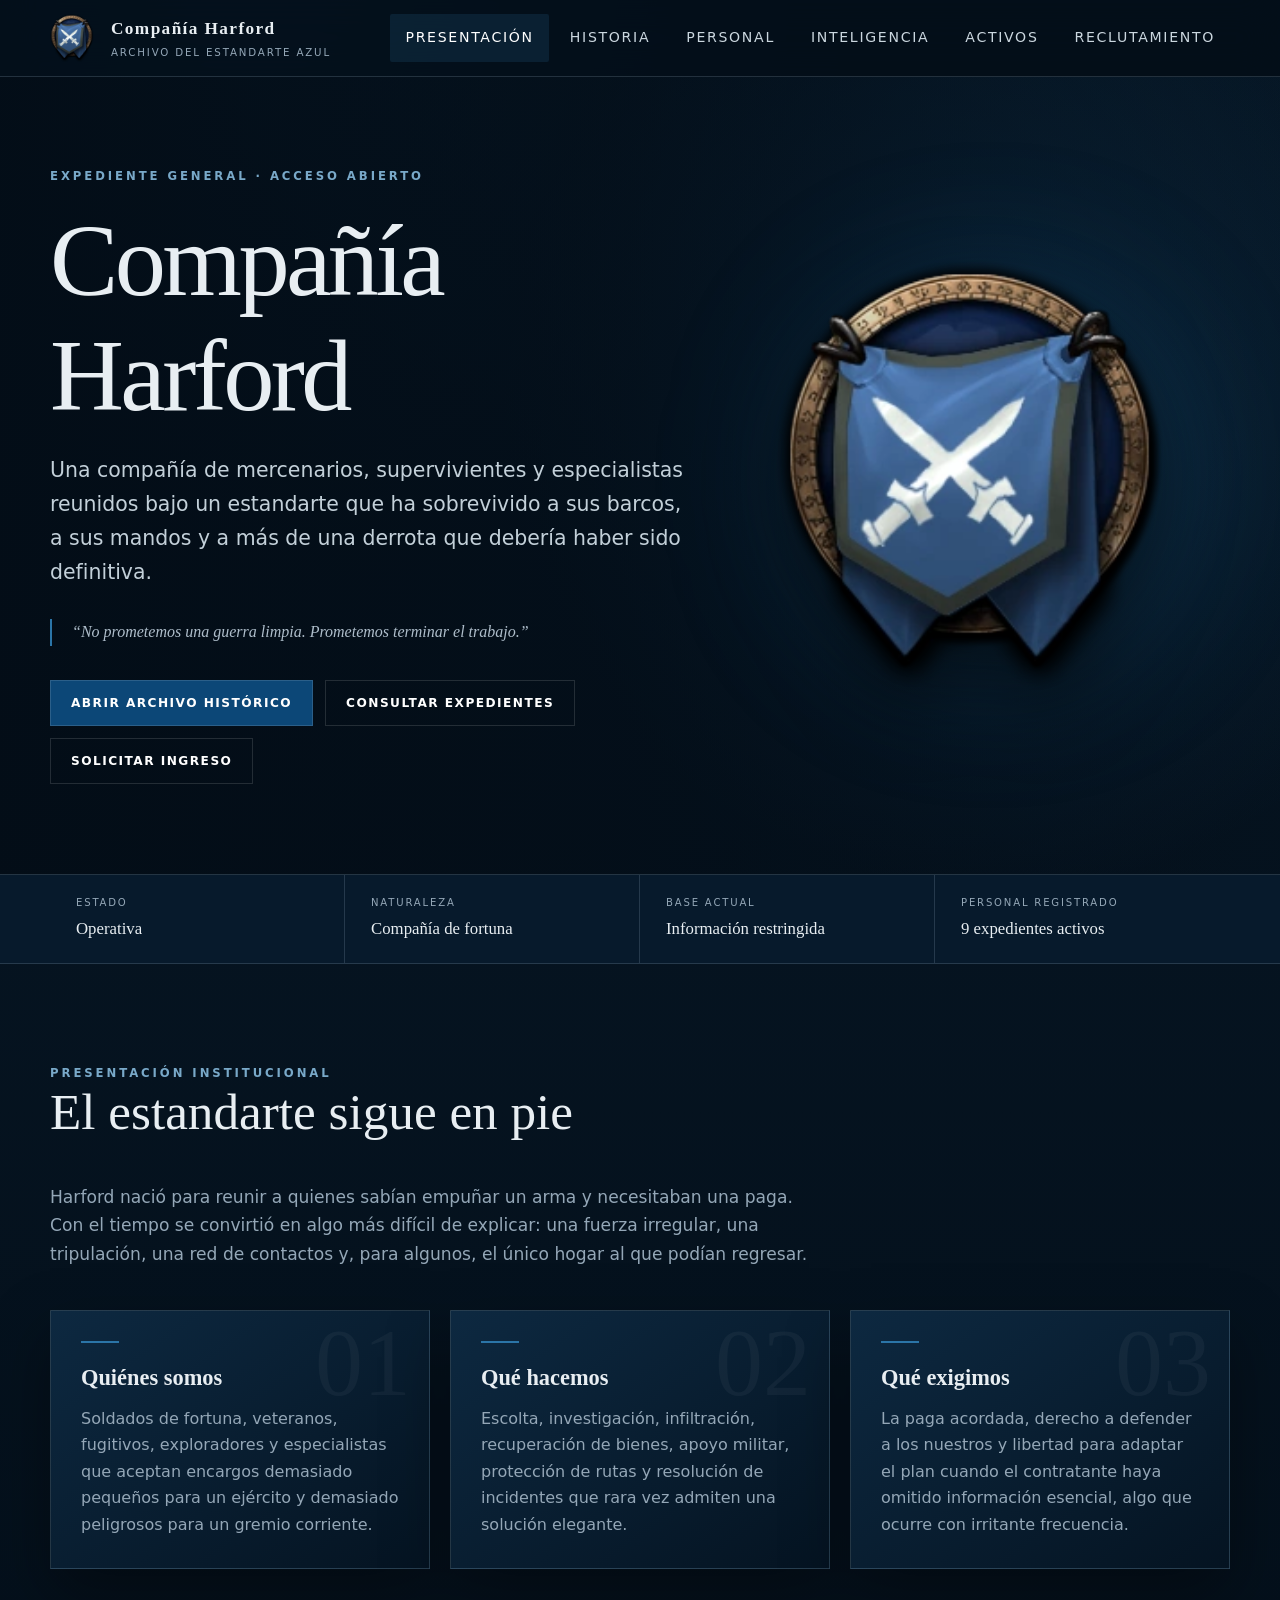
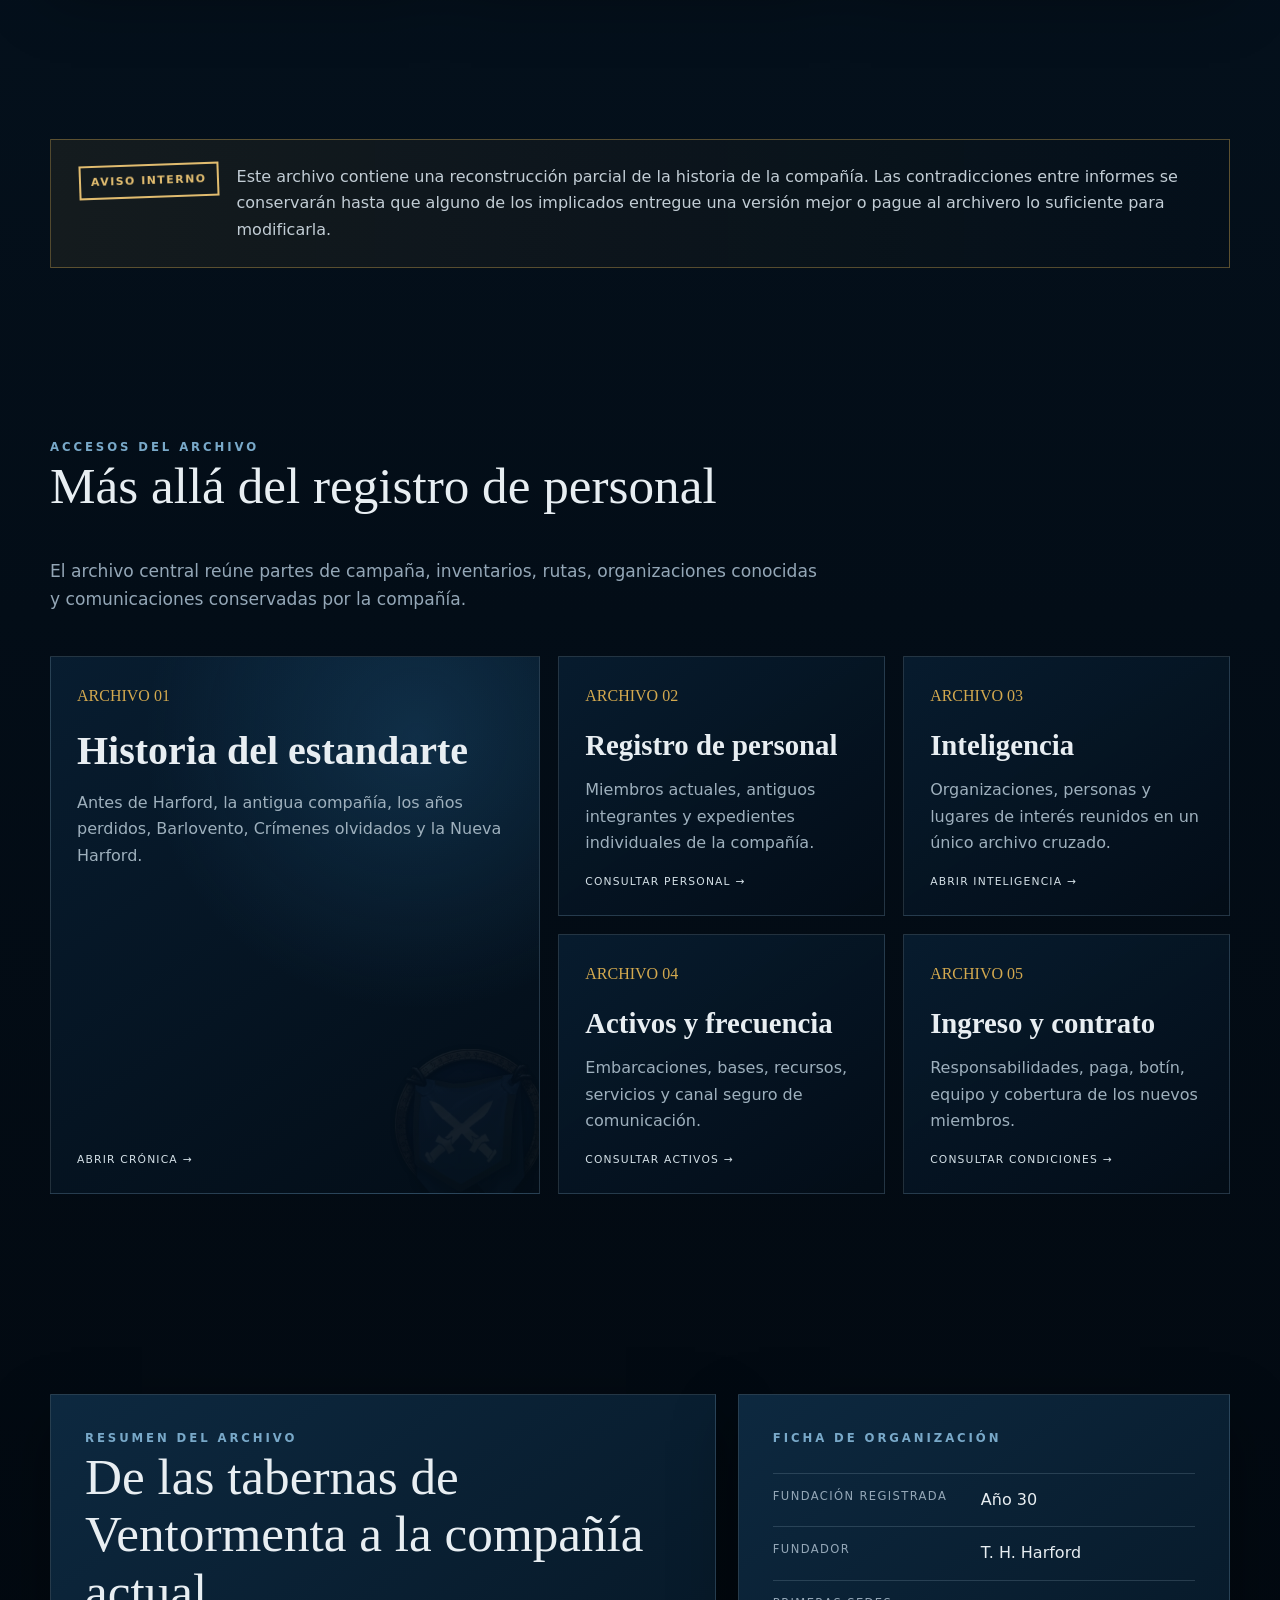
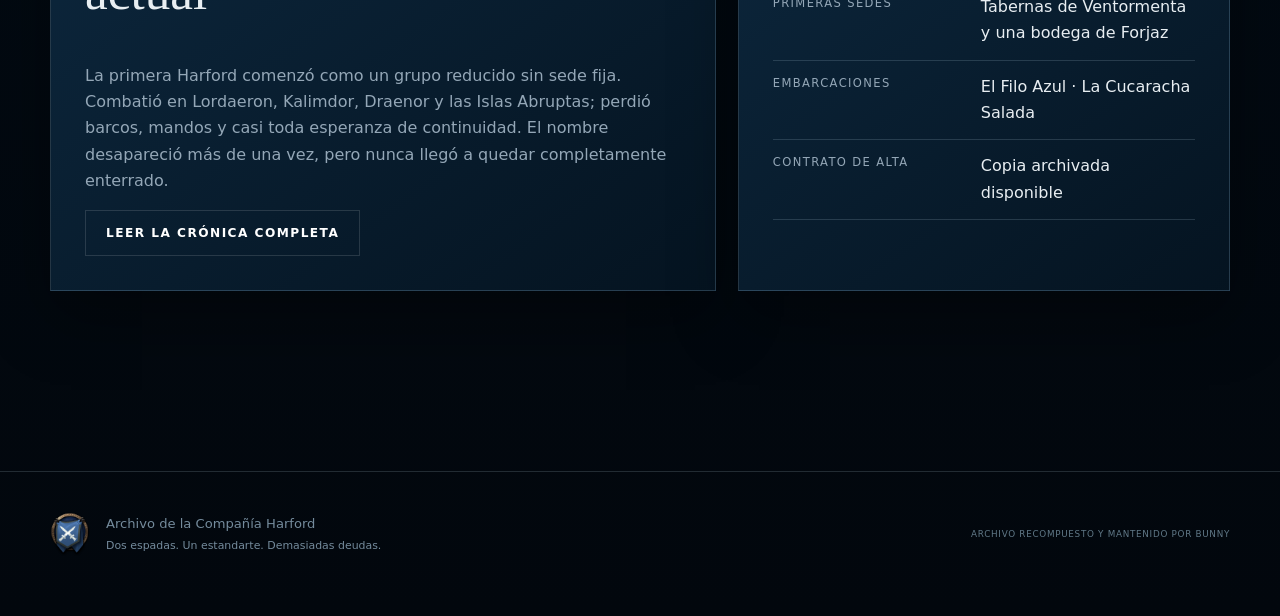
<file: index.html>
<!DOCTYPE html>

<html lang="es">
<head>
<meta charset="utf-8"/>
<meta content="width=device-width, initial-scale=1" name="viewport"/>
<meta content="Archivo interno de la Compañía Harford." name="description"/>
<title>Compañía Harford · Archivo de la compañía</title>
<link href="assets/harford-emblem.png" rel="icon"/>
<link href="css/styles.css" rel="stylesheet"/>
</head>
<body data-page="inicio">
<header class="site-header">
<nav aria-label="Navegación principal" class="navbar container">
<a class="brand" href="index.html"><img alt="" src="assets/harford-emblem.png"/><span><strong>Compañía Harford</strong><small>Archivo del estandarte azul</small></span></a>
<button aria-label="Abrir menú" class="nav-toggle">Menú</button>
<div class="nav-links"><a data-page="inicio" href="index.html">Presentación</a><a data-page="historia" href="historia.html">Historia</a><a data-page="personajes" href="personajes.html">Personal</a><a data-page="inteligencia" href="intelligence.html">Inteligencia</a><a data-page="activos" href="activos.html">Activos</a><a data-page="reclutamiento" href="reclutamiento.html">Reclutamiento</a></div>
</nav>
</header>
<main>
<section class="hero">
<div class="hero-grid container">
<div class="hero-copy">
<div class="kicker">Expediente general · Acceso abierto</div>
<h1>Compañía<br/>Harford</h1>
<p class="lead">Una compañía de mercenarios, supervivientes y especialistas reunidos bajo un estandarte que ha sobrevivido a sus barcos, a sus mandos y a más de una derrota que debería haber sido definitiva.</p>
<blockquote class="quote">“No prometemos una guerra limpia. Prometemos terminar el trabajo.”</blockquote>
<div class="hero-actions"><a class="btn" href="historia.html">Abrir archivo histórico</a><a class="btn secondary" href="personajes.html">Consultar expedientes</a><a class="btn secondary" href="reclutamiento.html">Solicitar ingreso</a></div>
</div>
<div class="crest-stage"><img alt="Emblema azul de la Compañía Harford: dos espadas cruzadas" src="assets/harford-emblem.png"/></div>
</div>
</section>
<section class="status-strip">
<div class="status-grid container">
<div class="status-item"><span>Estado</span><strong>Operativa</strong></div>
<div class="status-item"><span>Naturaleza</span><strong>Compañía de fortuna</strong></div>
<div class="status-item"><span>Base actual</span><strong>Información restringida</strong></div>
<div class="status-item"><span>Personal registrado</span><strong>9 expedientes activos</strong></div>
</div>
</section>
<section class="section container">
<div class="section-heading"><div class="kicker">Presentación institucional</div><h2>El estandarte sigue en pie</h2><p>Harford nació para reunir a quienes sabían empuñar un arma y necesitaban una paga. Con el tiempo se convirtió en algo más difícil de explicar: una fuerza irregular, una tripulación, una red de contactos y, para algunos, el único hogar al que podían regresar.</p></div>
<div class="grid-3">
<article class="feature-card" data-index="01"><div class="icon-line"></div><h3>Quiénes somos</h3><p>Soldados de fortuna, veteranos, fugitivos, exploradores y especialistas que aceptan encargos demasiado pequeños para un ejército y demasiado peligrosos para un gremio corriente.</p></article>
<article class="feature-card" data-index="02"><div class="icon-line"></div><h3>Qué hacemos</h3><p>Escolta, investigación, infiltración, recuperación de bienes, apoyo militar, protección de rutas y resolución de incidentes que rara vez admiten una solución elegante.</p></article>
<article class="feature-card" data-index="03"><div class="icon-line"></div><h3>Qué exigimos</h3><p>La paga acordada, derecho a defender a los nuestros y libertad para adaptar el plan cuando el contratante haya omitido información esencial, algo que ocurre con irritante frecuencia.</p></article>
</div>
</section>
<section class="section compact container">
<div class="on-role-notice"><div class="stamp">Aviso interno</div><p>Este archivo contiene una reconstrucción parcial de la historia de la compañía. Las contradicciones entre informes se conservarán hasta que alguno de los implicados entregue una versión mejor o pague al archivero lo suficiente para modificarla.</p></div>
</section>
<section class="section container">
<div class="section-heading"><div class="kicker">Accesos del archivo</div><h2>Más allá del registro de personal</h2><p>El archivo central reúne partes de campaña, inventarios, rutas, organizaciones conocidas y comunicaciones conservadas por la compañía.</p></div>
<div class="quick-access-grid"><article class="quick-access-card featured"><span class="index">ARCHIVO 01</span><h3>Historia del estandarte</h3><p>Antes de Harford, la antigua compañía, los años perdidos, Barlovento, Crímenes olvidados y la Nueva Harford.</p><img alt="" class="quick-access-mark" src="assets/harford-emblem.png"/><a href="historia.html">Abrir crónica →</a></article><article class="quick-access-card"><span class="index">ARCHIVO 02</span><h3>Registro de personal</h3><p>Miembros actuales, antiguos integrantes y expedientes individuales de la compañía.</p><a href="personajes.html">Consultar personal →</a></article><article class="quick-access-card"><span class="index">ARCHIVO 03</span><h3>Inteligencia</h3><p>Organizaciones, personas y lugares de interés reunidos en un único archivo cruzado.</p><a href="intelligence.html">Abrir inteligencia →</a></article><article class="quick-access-card"><span class="index">ARCHIVO 04</span><h3>Activos y frecuencia</h3><p>Embarcaciones, bases, recursos, servicios y canal seguro de comunicación.</p><a href="activos.html">Consultar activos →</a></article><article class="quick-access-card"><span class="index">ARCHIVO 05</span><h3>Ingreso y contrato</h3><p>Responsabilidades, paga, botín, equipo y cobertura de los nuevos miembros.</p><a href="reclutamiento.html">Consultar condiciones →</a></article></div>
</section>
<section class="section container">
<div class="records-grid">
<article class="record-panel"><div class="kicker">Resumen del archivo</div><h2>De las tabernas de Ventormenta a la compañía actual</h2><p>La primera Harford comenzó como un grupo reducido sin sede fija. Combatió en Lordaeron, Kalimdor, Draenor y las Islas Abruptas; perdió barcos, mandos y casi toda esperanza de continuidad. El nombre desapareció más de una vez, pero nunca llegó a quedar completamente enterrado.</p><a class="btn secondary" href="historia.html">Leer la crónica completa</a></article>
<aside class="record-panel"><div class="kicker">Ficha de organización</div><div class="data-list"><div class="data-row"><span>Fundación registrada</span><strong>Año 30</strong></div><div class="data-row"><span>Fundador</span><strong>T. H. Harford</strong></div><div class="data-row"><span>Primeras sedes</span><strong>Tabernas de Ventormenta y una bodega de Forjaz</strong></div><div class="data-row"><span>Embarcaciones</span><strong>El Filo Azul · La Cucaracha Salada</strong></div><div class="data-row"><span>Contrato de alta</span><strong><a href="reclutamiento.html">Copia archivada disponible</a></strong></div></div></aside>
</div>
</section>
</main>
<footer class="site-footer"><div class="footer-grid container"><div class="footer-brand"><img alt="" src="assets/harford-emblem.png"/><span>Archivo de la Compañía Harford<br/><small>Dos espadas. Un estandarte. Demasiadas deudas.</small></span></div><span class="archive-credit">Archivo recompuesto y mantenido por Bunny</span></div></footer>
<script src="js/characters.js"></script><script src="js/app.js"></script>
</body>
</html>
</file>
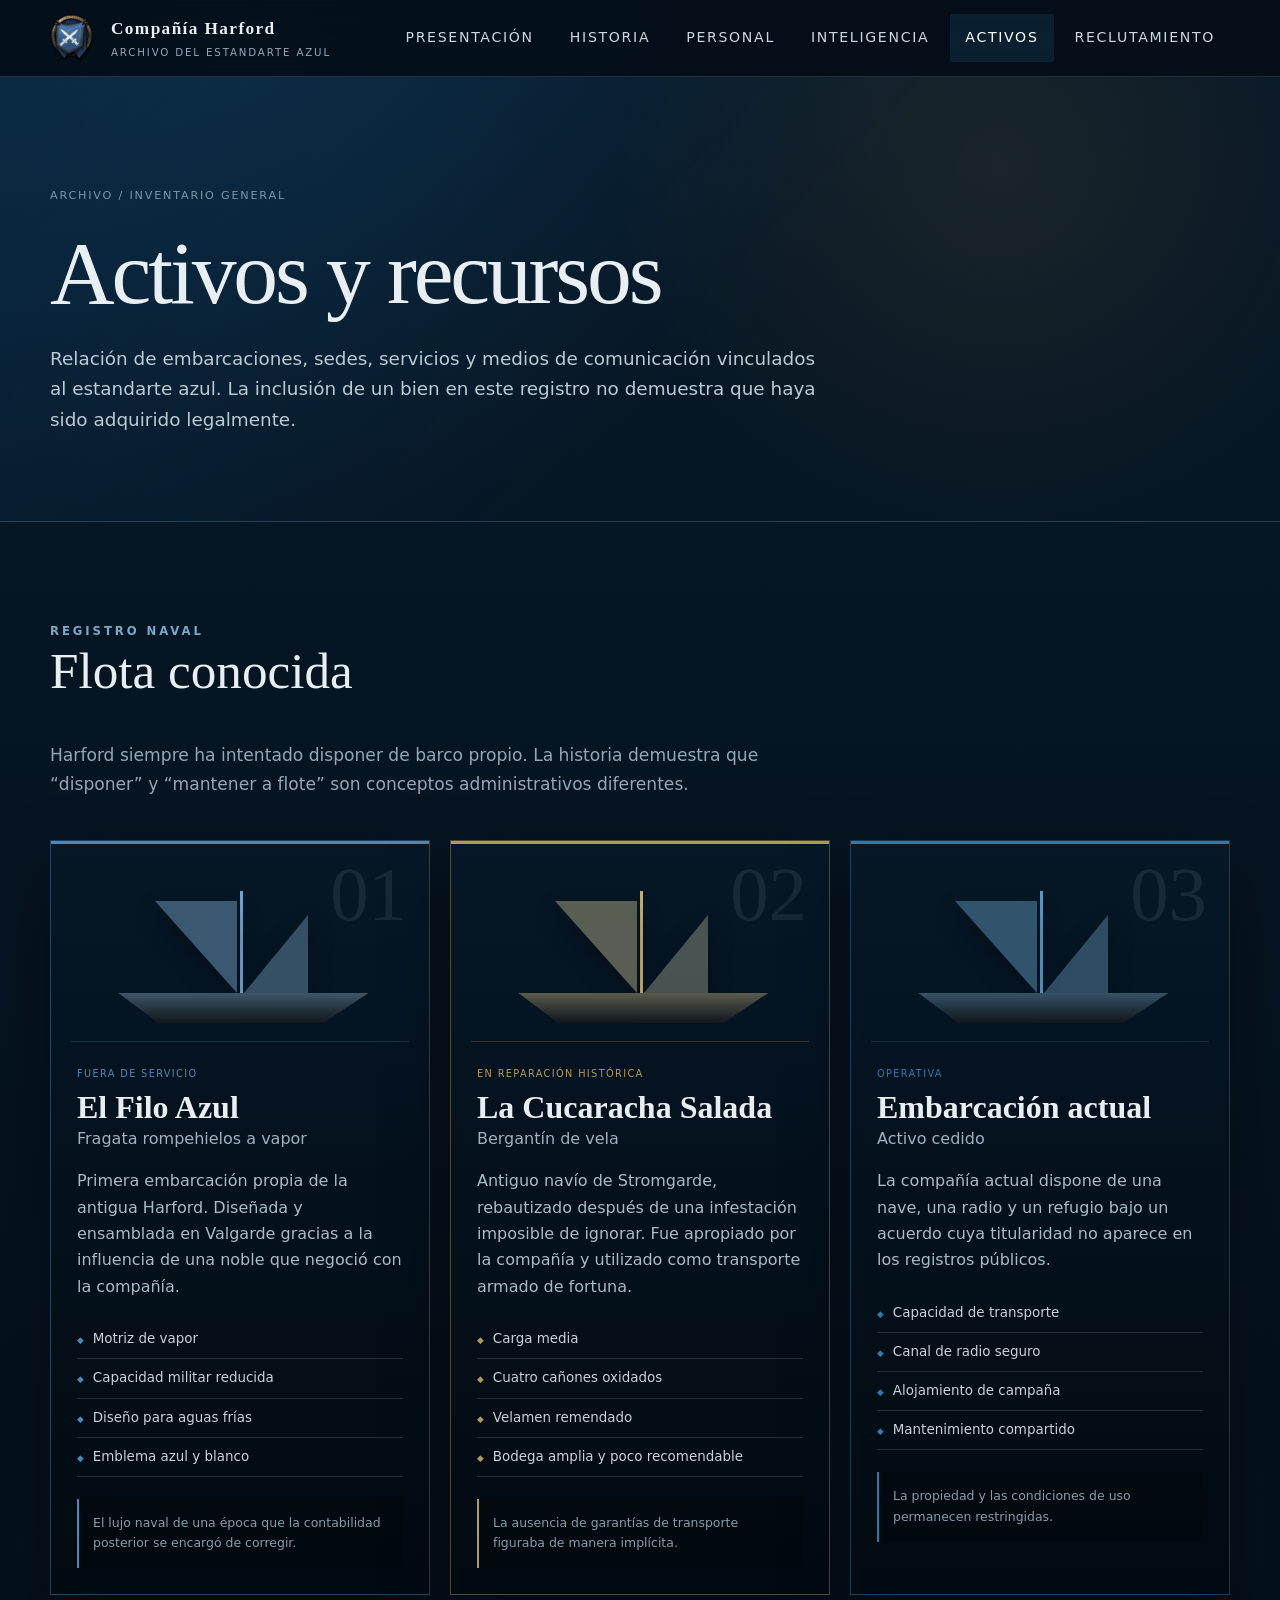
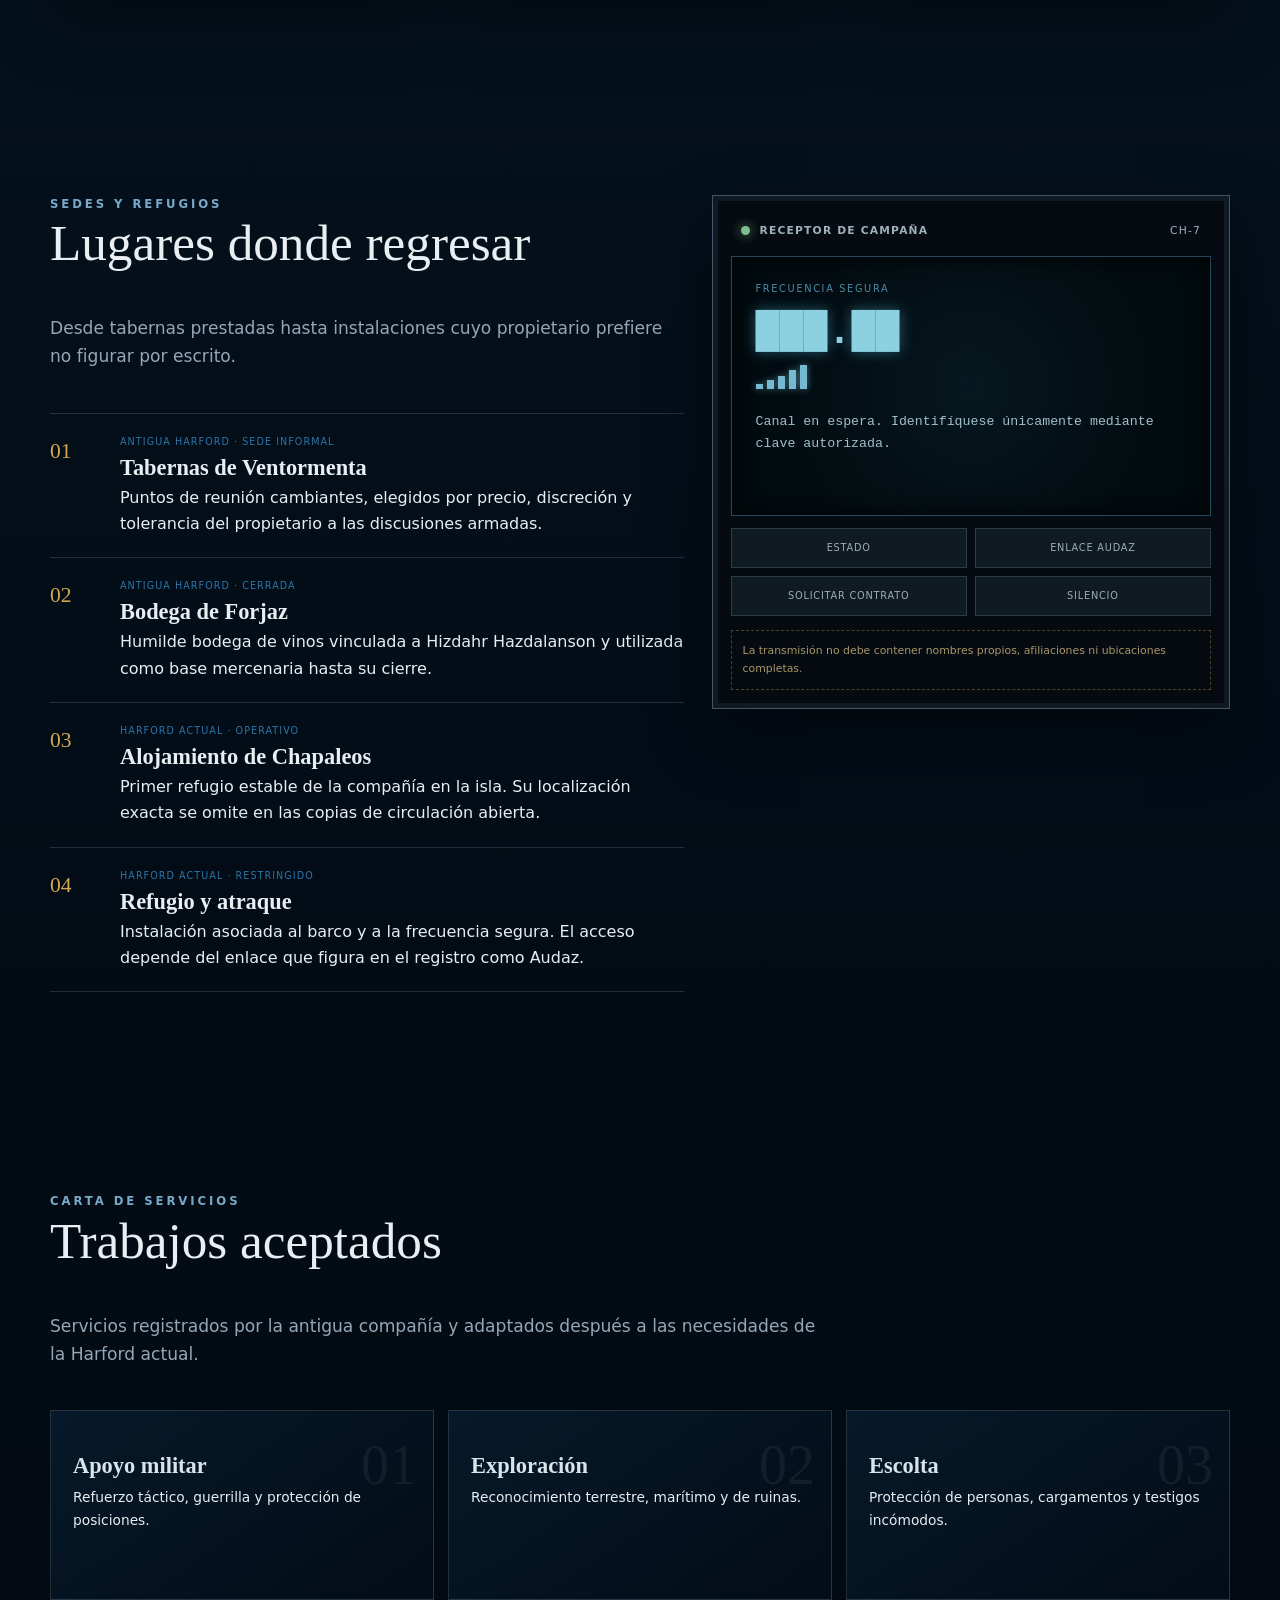
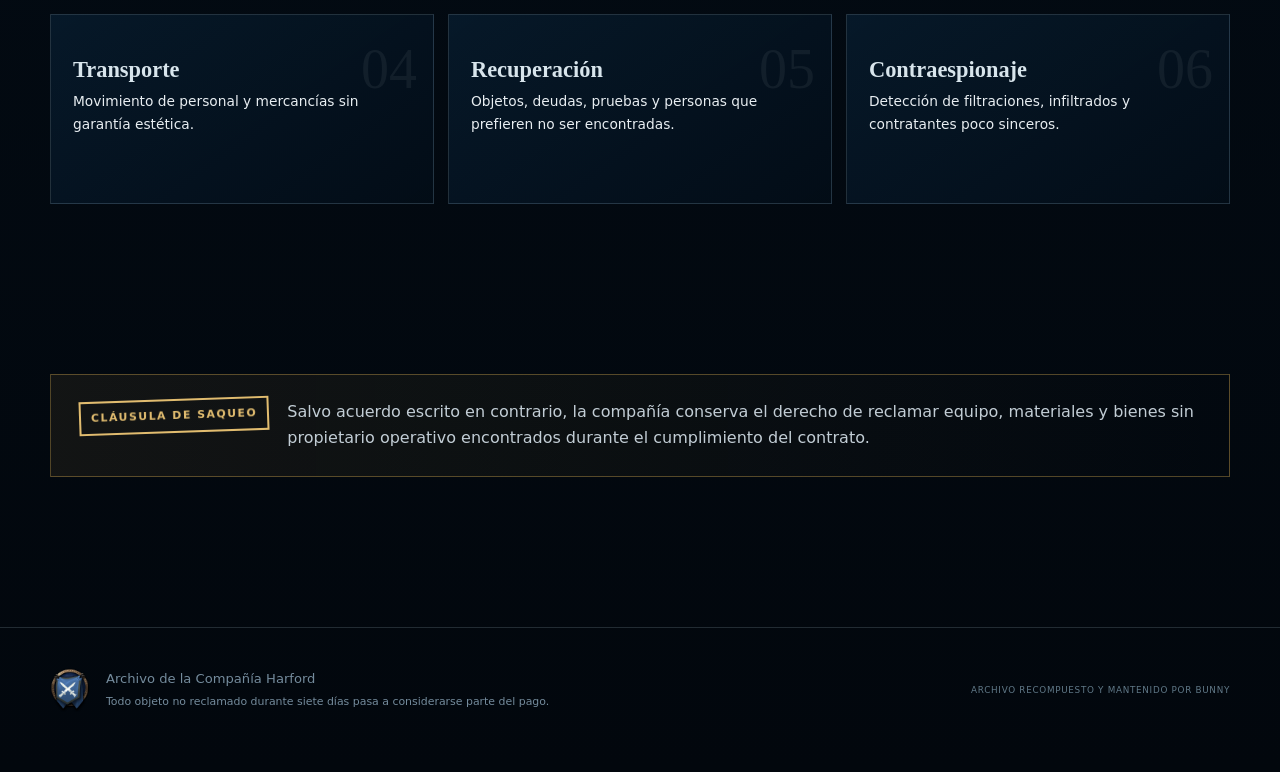
<file: activos.html>
<!DOCTYPE html>

<html lang="es">
<head>
<meta charset="utf-8"/><meta content="width=device-width, initial-scale=1" name="viewport"/><meta content="Naves, sedes, comunicaciones y servicios de la Compañía Harford." name="description"/><title>Activos · Compañía Harford</title><link href="assets/harford-emblem.png" rel="icon"/><link href="css/styles.css" rel="stylesheet"/>
</head>
<body data-page="activos">
<header class="site-header"><nav aria-label="Navegación principal" class="navbar container"><a class="brand" href="index.html"><img alt="" src="assets/harford-emblem.png"/><span><strong>Compañía Harford</strong><small>Archivo del estandarte azul</small></span></a><button aria-label="Abrir menú" class="nav-toggle">Menú</button><div class="nav-links"><a data-page="inicio" href="index.html">Presentación</a><a data-page="historia" href="historia.html">Historia</a><a data-page="personajes" href="personajes.html">Personal</a><a data-page="inteligencia" href="intelligence.html">Inteligencia</a><a data-page="activos" href="activos.html">Activos</a><a data-page="reclutamiento" href="reclutamiento.html">Reclutamiento</a></div></nav></header>
<main>
<section class="page-hero assets-hero"><div class="container"><div class="breadcrumb">Archivo / Inventario general</div><h1>Activos y recursos</h1><p>Relación de embarcaciones, sedes, servicios y medios de comunicación vinculados al estandarte azul. La inclusión de un bien en este registro no demuestra que haya sido adquirido legalmente.</p></div></section>
<section class="section container">
<div class="section-heading"><div class="kicker">Registro naval</div><h2>Flota conocida</h2><p>Harford siempre ha intentado disponer de barco propio. La historia demuestra que “disponer” y “mantener a flote” son conceptos administrativos diferentes.</p></div>
<div class="fleet-grid" data-fleet-grid=""></div>
</section>
<section class="section container split-section">
<div>
<div class="section-heading left"><div class="kicker">Sedes y refugios</div><h2>Lugares donde regresar</h2><p>Desde tabernas prestadas hasta instalaciones cuyo propietario prefiere no figurar por escrito.</p></div>
<div class="base-list" data-base-list=""></div>
</div>
<aside aria-label="Terminal de comunicaciones de ambientación" class="radio-terminal" id="radio">
<div class="radio-top"><span class="radio-led"></span><strong>RECEPTOR DE CAMPAÑA</strong><span>CH-7</span></div>
<div class="radio-screen">
<div class="radio-label">FRECUENCIA SEGURA</div>
<div class="frequency">███.██</div>
<div class="signal-bars"><i></i><i></i><i></i><i></i><i></i></div>
<p data-radio-message="">Canal en espera. Identifíquese únicamente mediante clave autorizada.</p>
</div>
<div class="radio-controls">
<button data-radio-command="status">Estado</button>
<button data-radio-command="audaz">Enlace Audaz</button>
<button data-radio-command="contract">Solicitar contrato</button>
<button data-radio-command="silence">Silencio</button>
</div>
<div class="radio-warning">La transmisión no debe contener nombres propios, afiliaciones ni ubicaciones completas.</div>
</aside>
</section>
<section class="section container">
<div class="section-heading"><div class="kicker">Carta de servicios</div><h2>Trabajos aceptados</h2><p>Servicios registrados por la antigua compañía y adaptados después a las necesidades de la Harford actual.</p></div>
<div class="services-grid" data-services-grid=""></div>
</section>
<section class="section compact container"><div class="on-role-notice"><div class="stamp">Cláusula de saqueo</div><p>Salvo acuerdo escrito en contrario, la compañía conserva el derecho de reclamar equipo, materiales y bienes sin propietario operativo encontrados durante el cumplimiento del contrato.</p></div></section>
</main>
<footer class="site-footer"><div class="footer-grid container"><div class="footer-brand"><img alt="" src="assets/harford-emblem.png"/><span>Archivo de la Compañía Harford<br/><small>Todo objeto no reclamado durante siete días pasa a considerarse parte del pago.</small></span></div><span class="archive-credit">Archivo recompuesto y mantenido por Bunny</span></div></footer>
<script src="js/assets.js"></script><script src="js/app.js"></script>
</body></html>
</file>
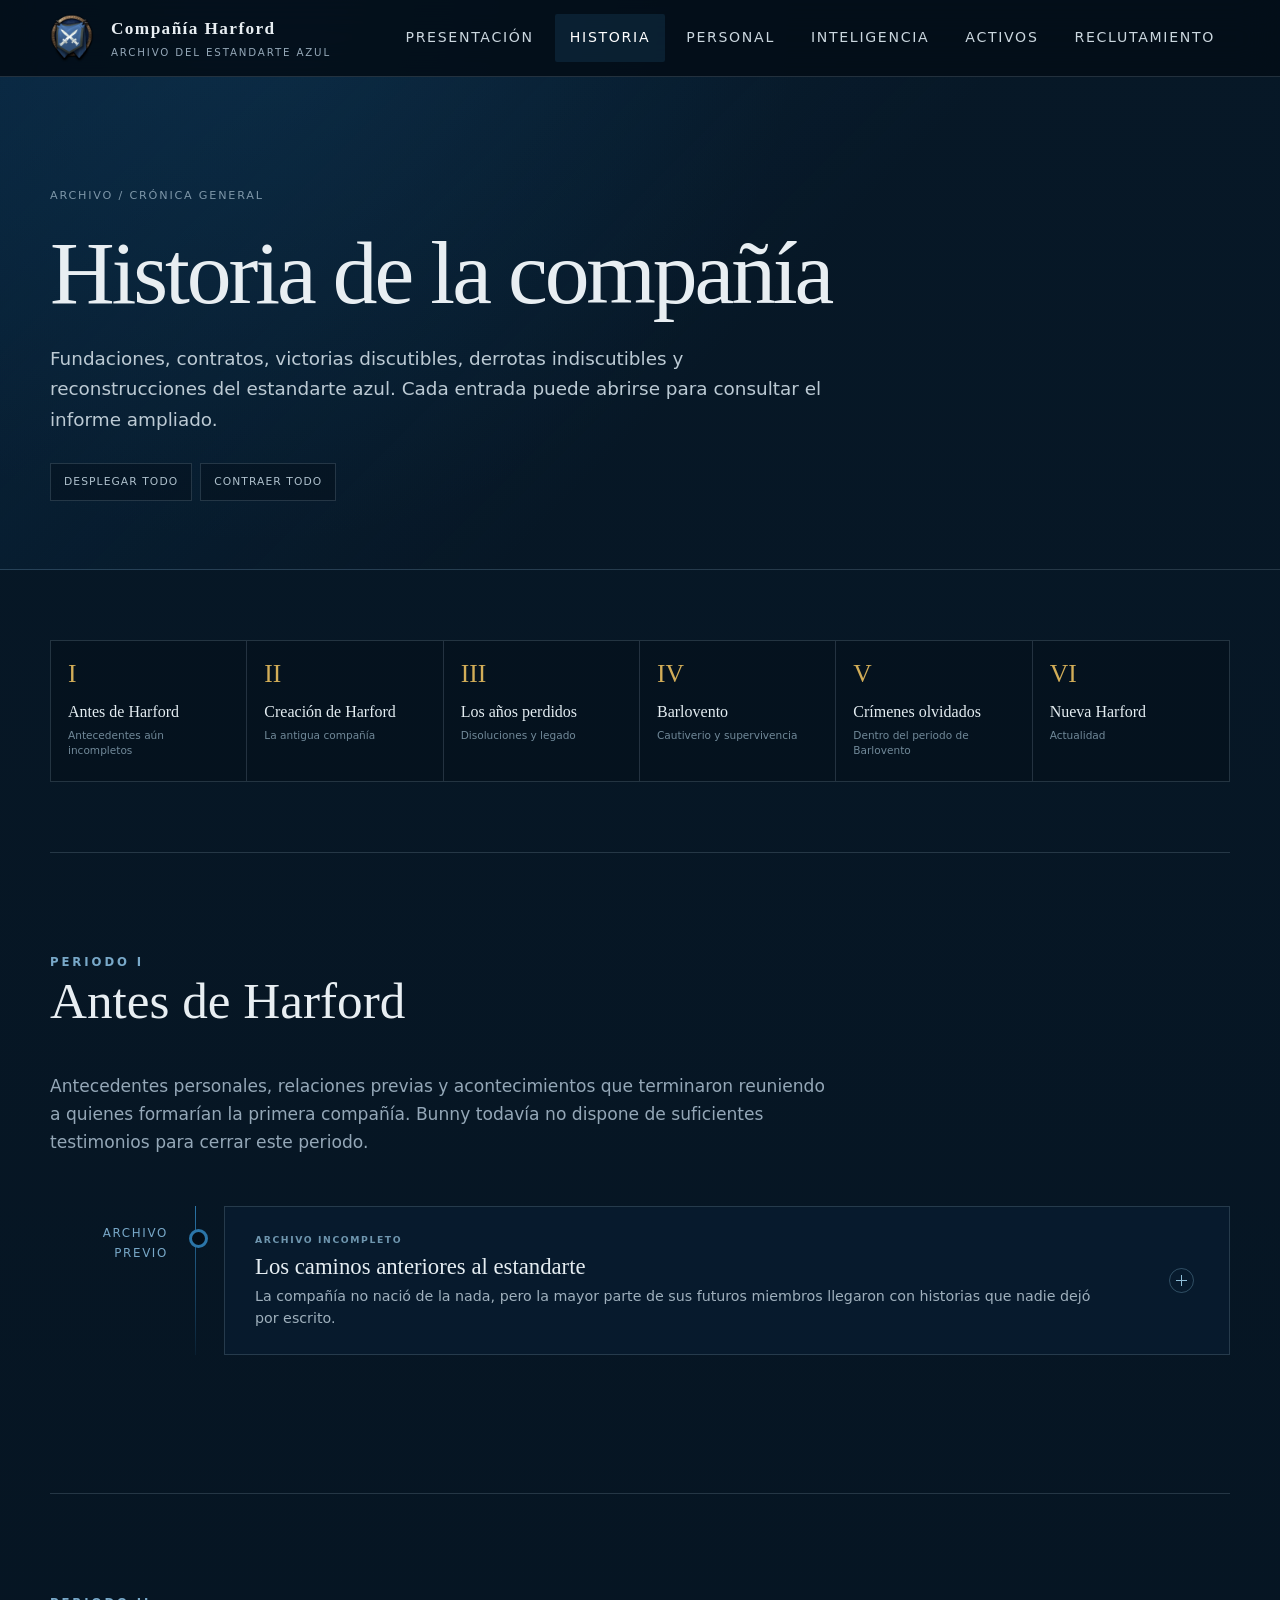
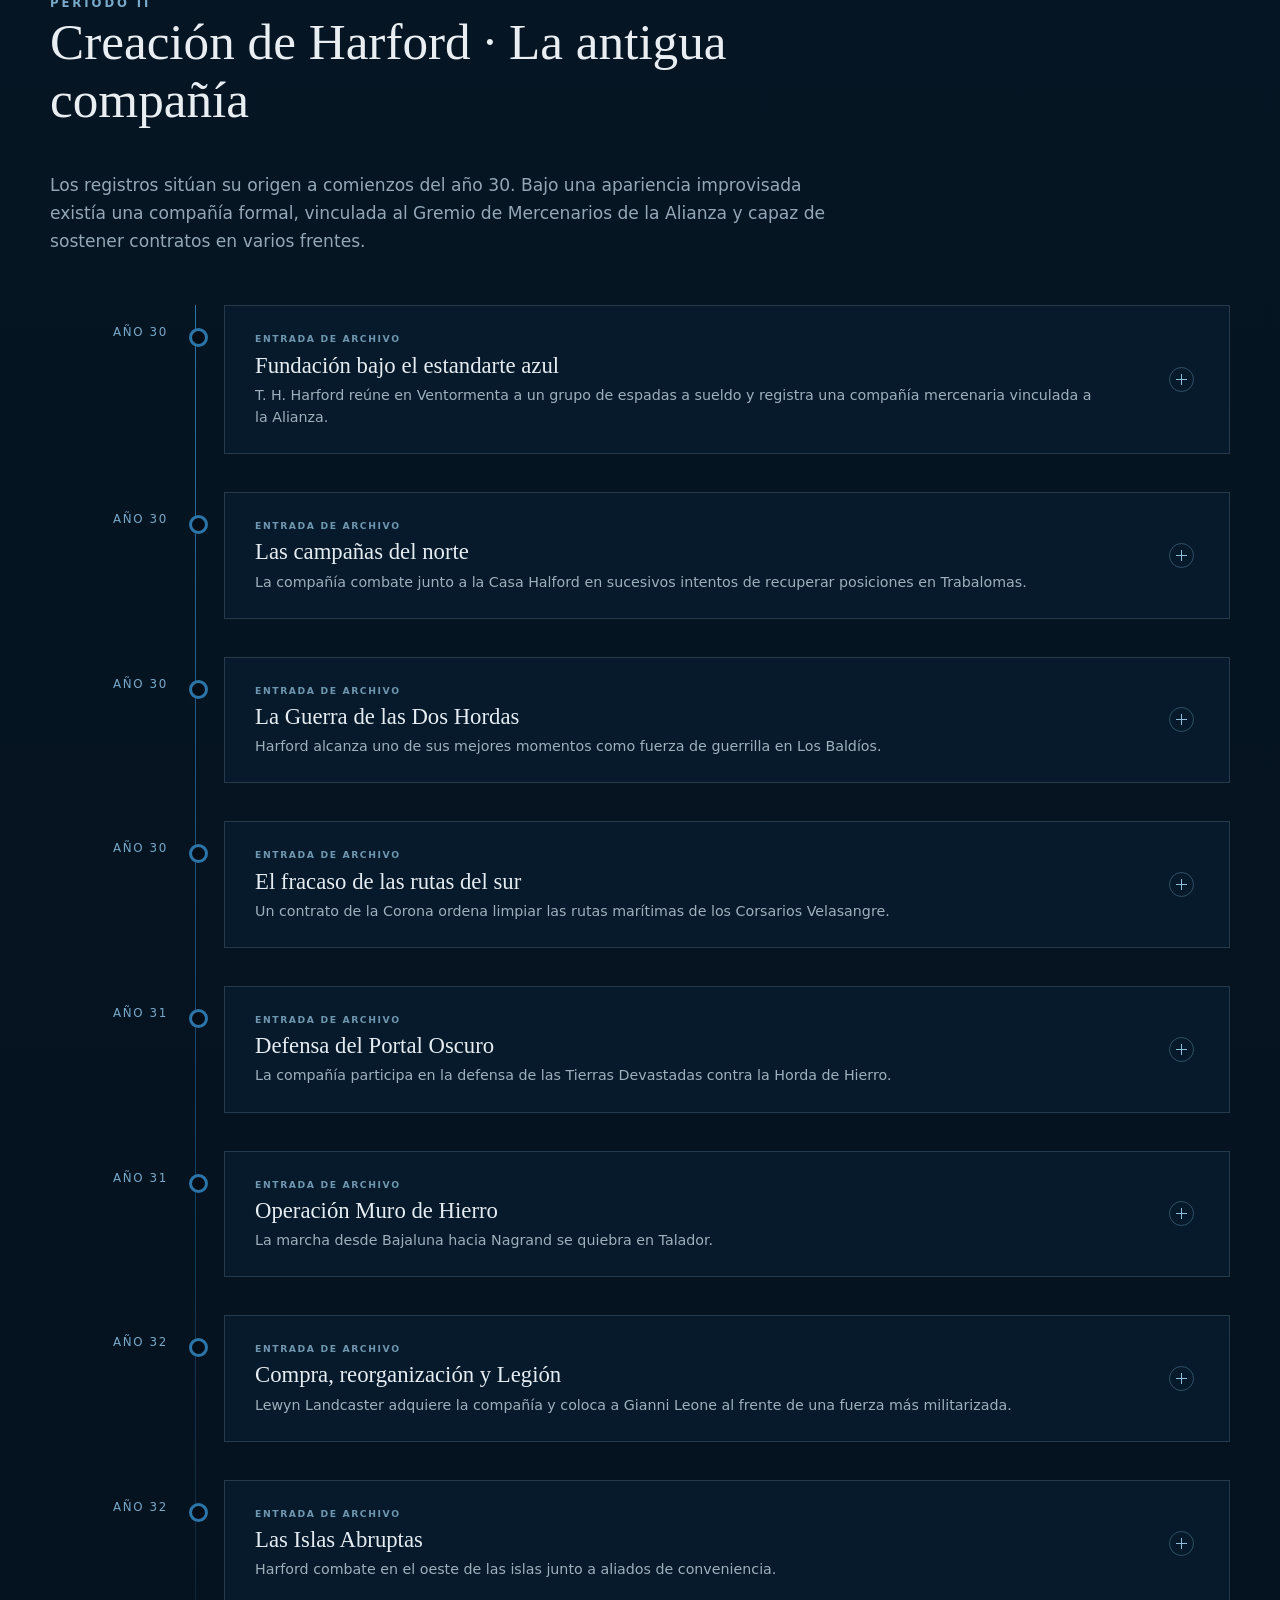
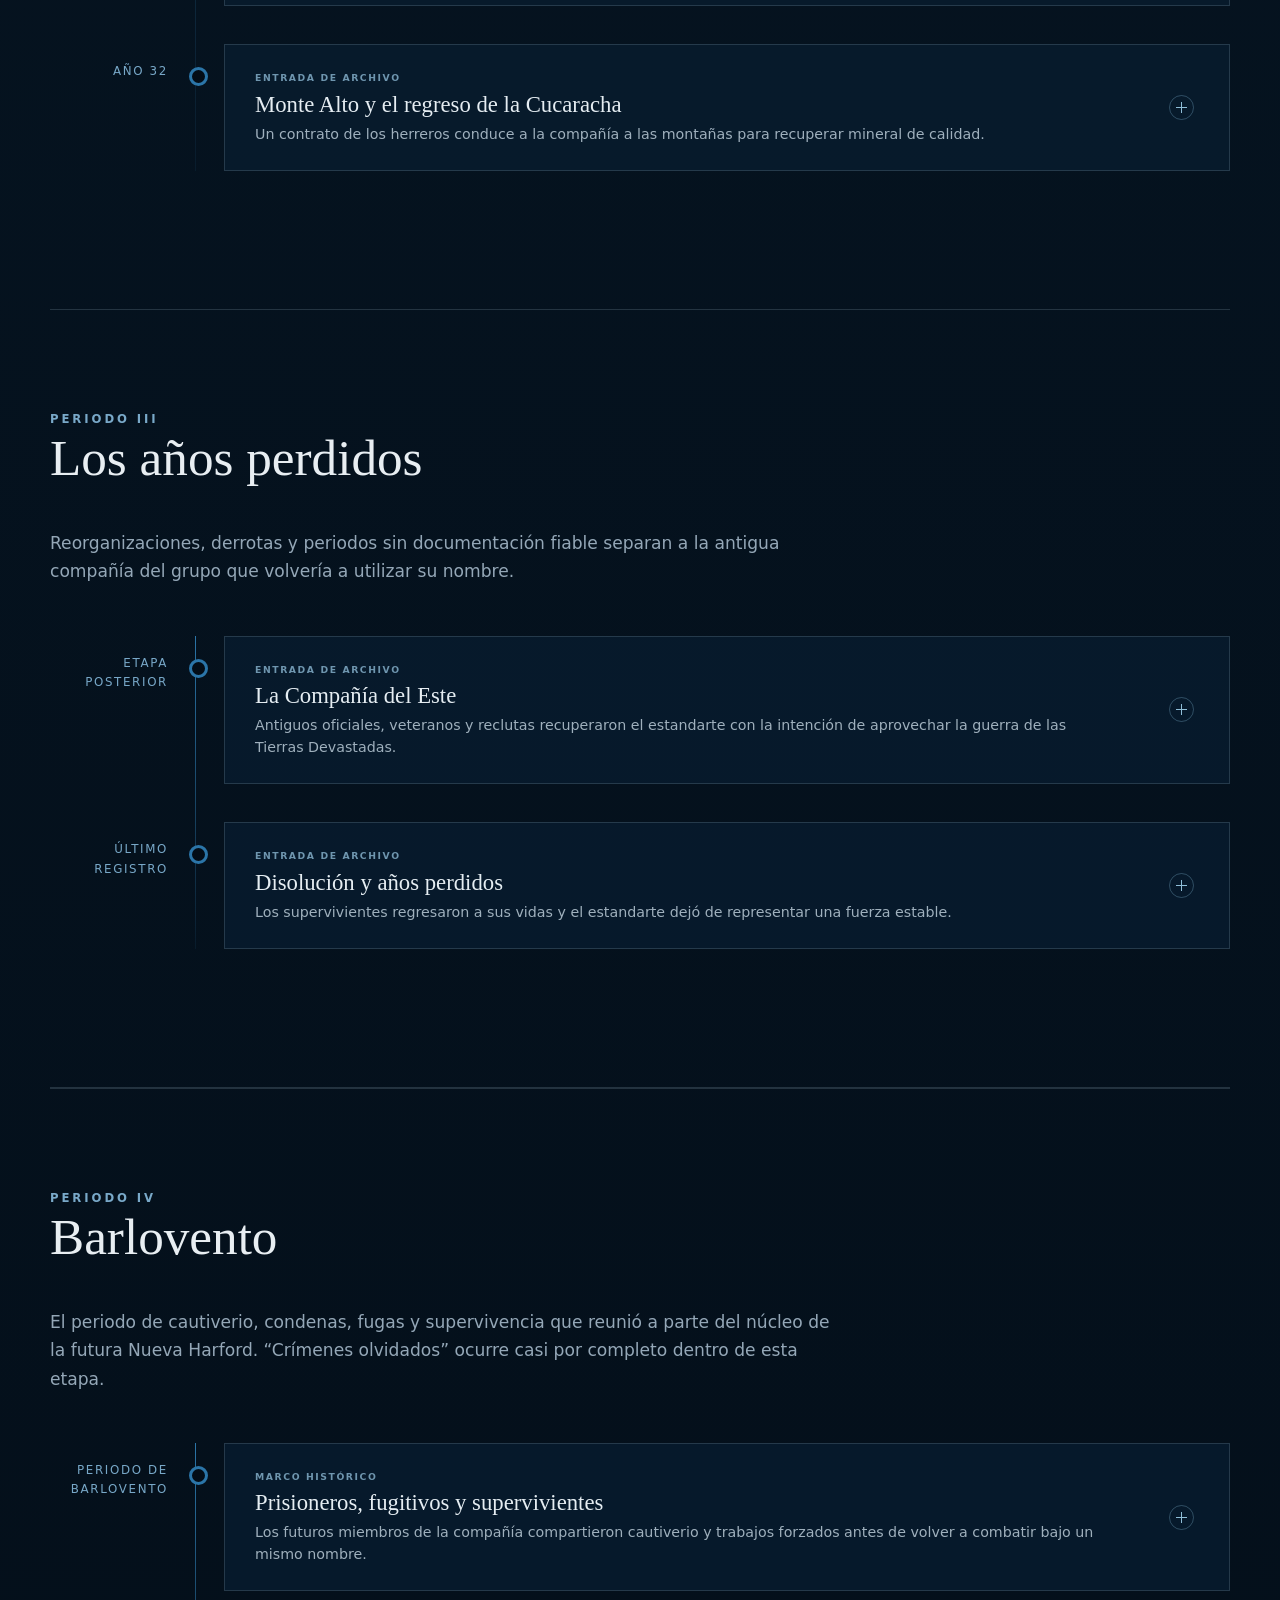
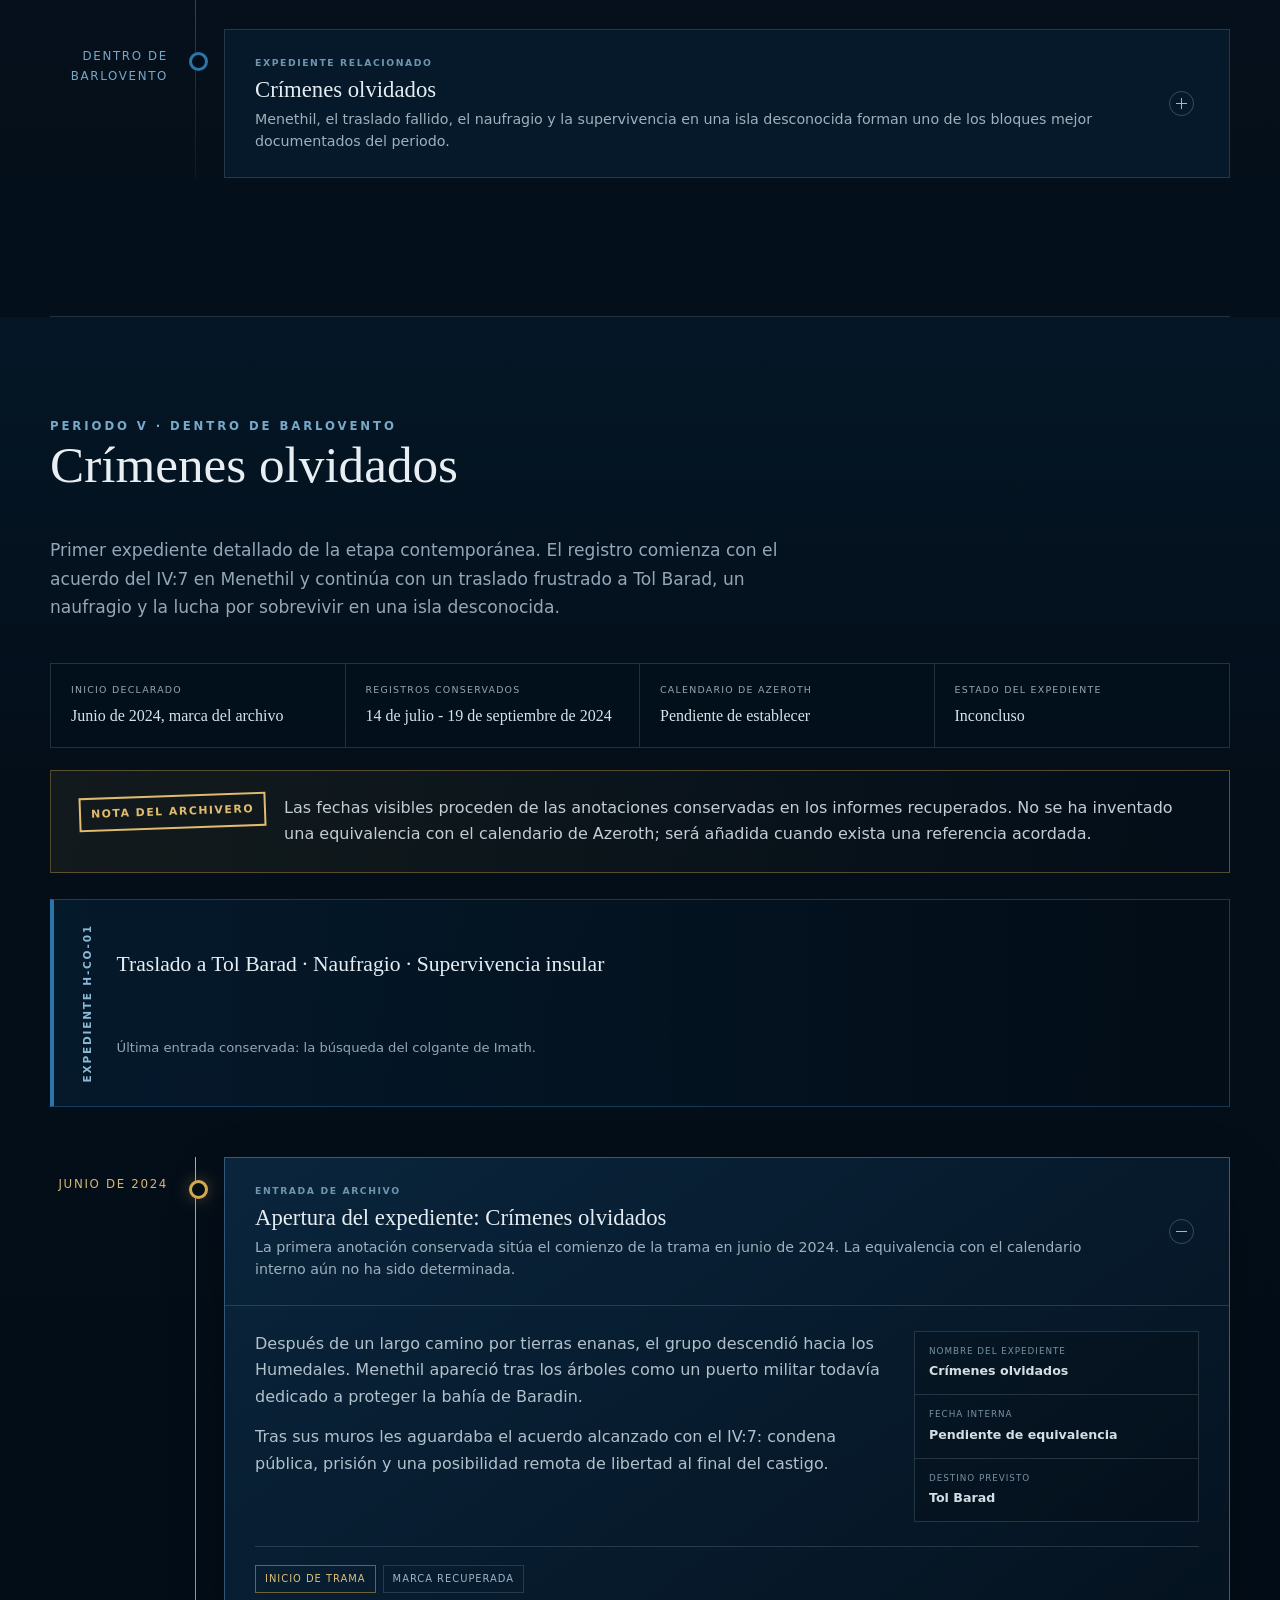
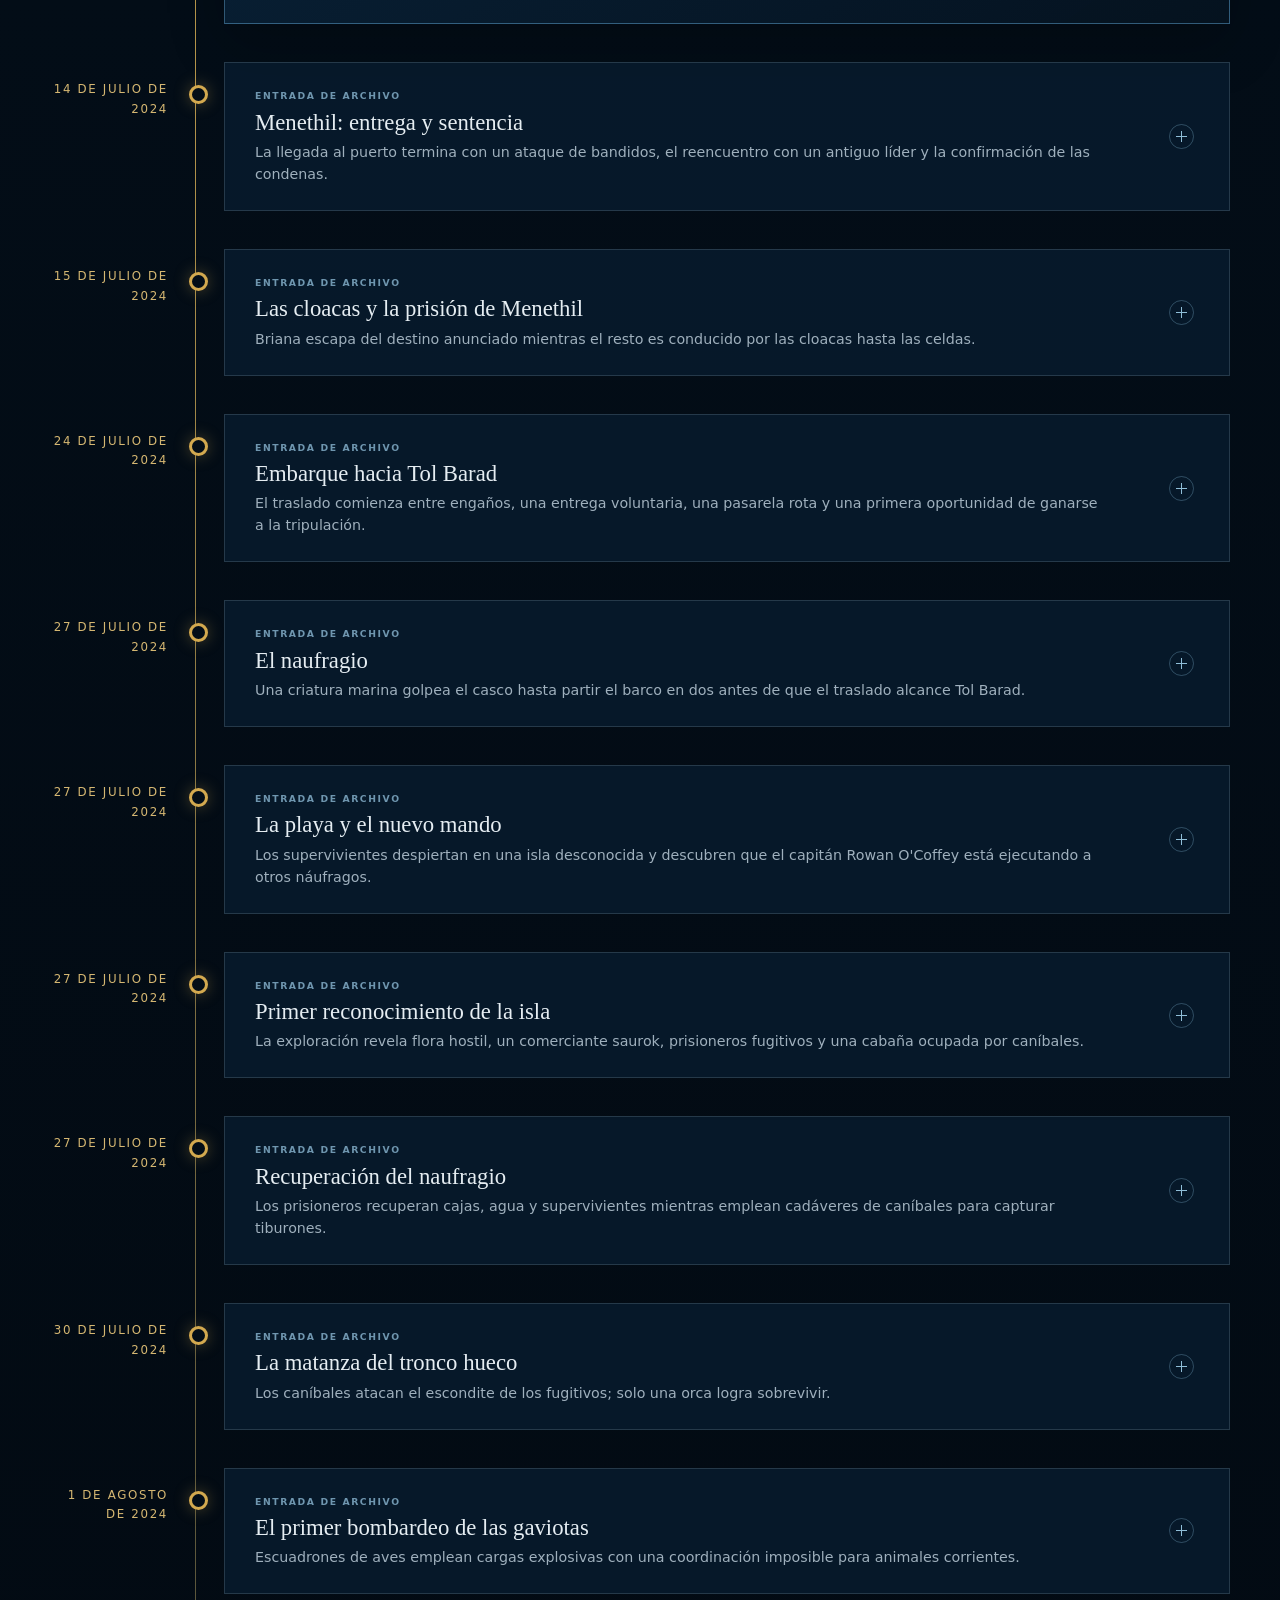
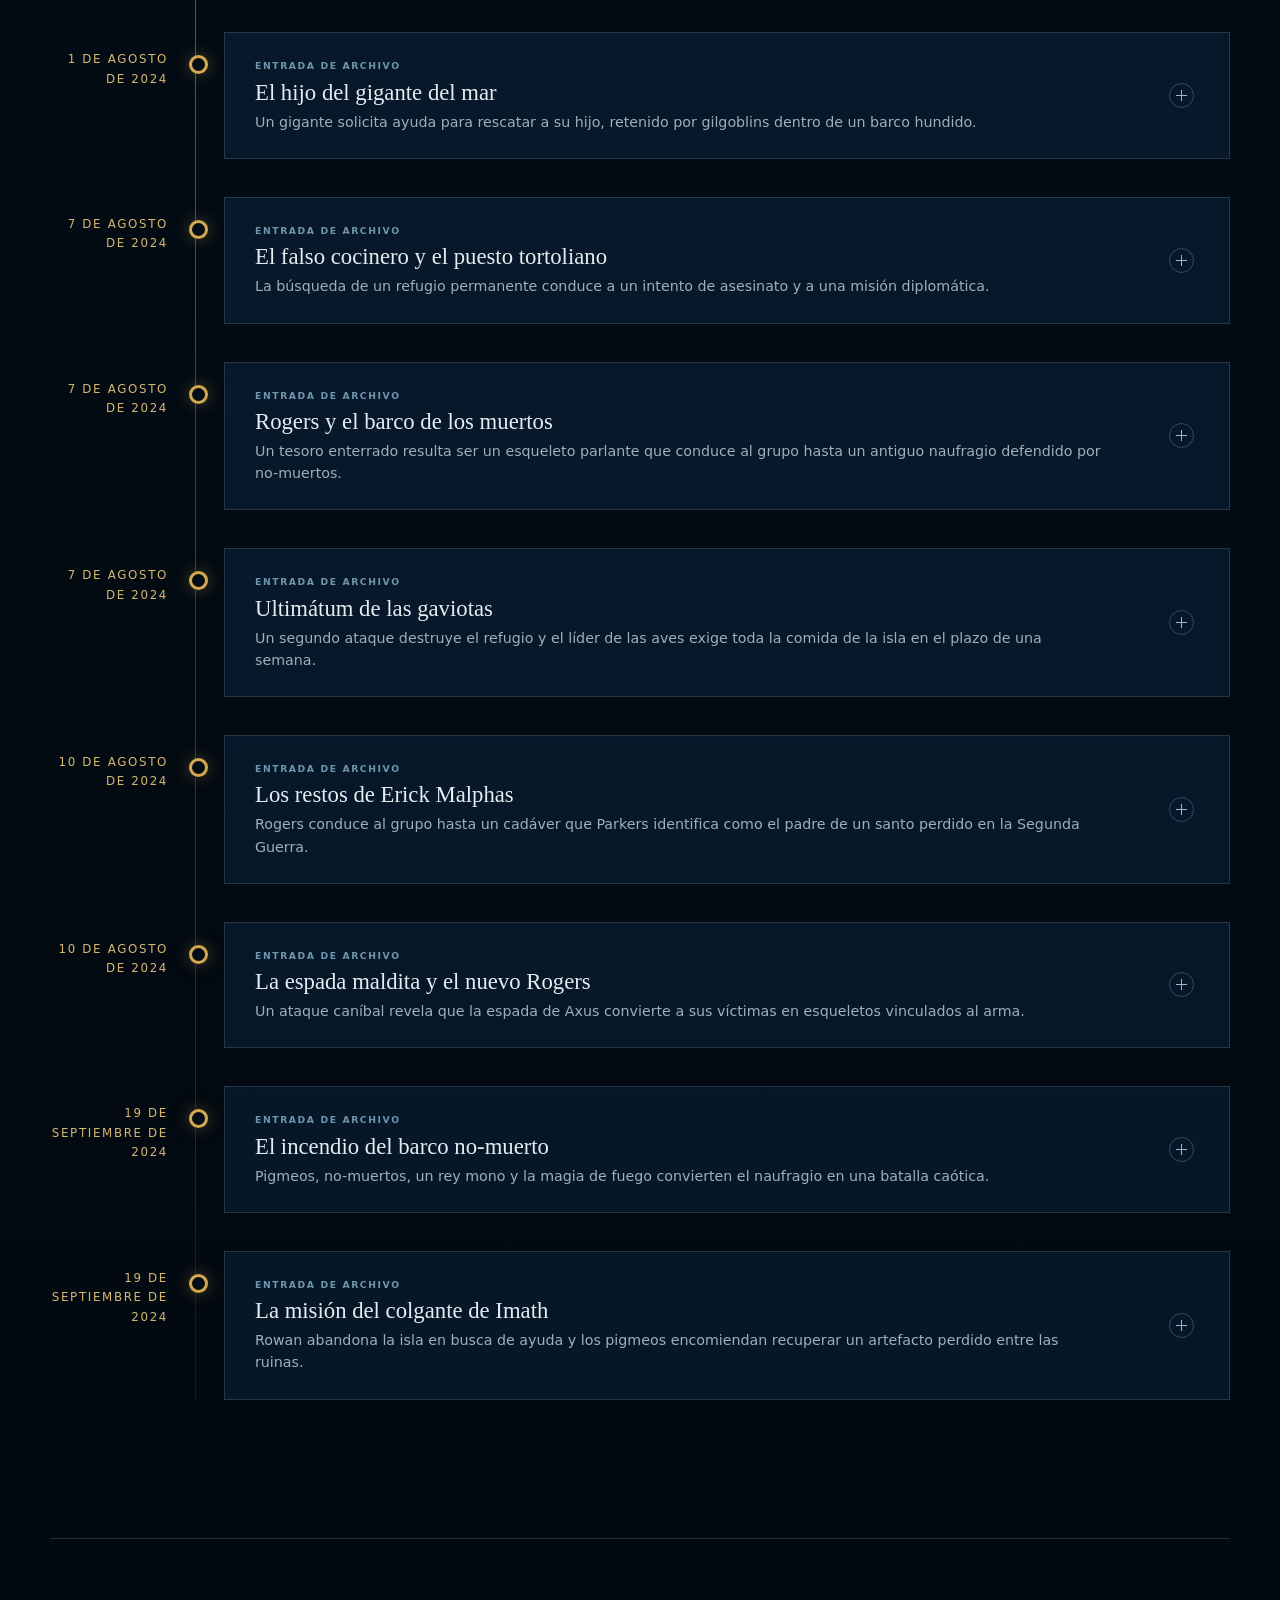
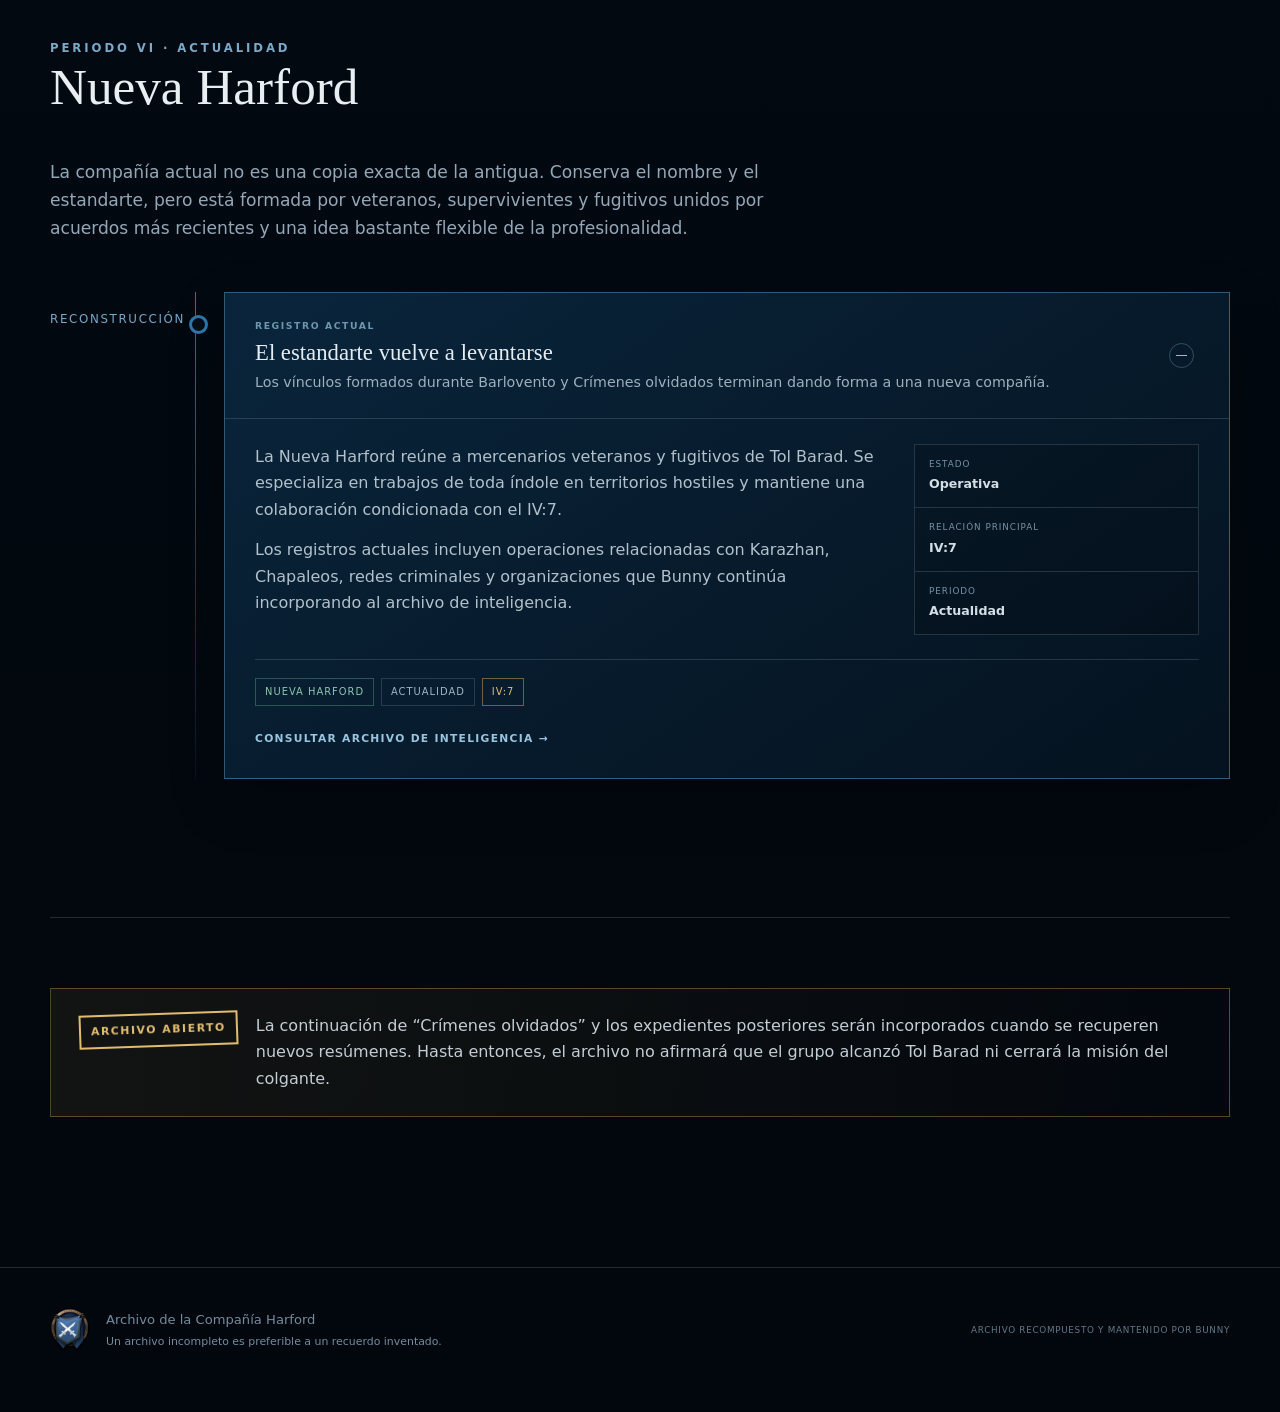
<file: historia.html>
<!DOCTYPE html>

<html lang="es">
<head>
<meta charset="utf-8"/><meta content="width=device-width, initial-scale=1" name="viewport"/><meta content="Historia de la antigua y actual Compañía Harford." name="description"/><title>Historia · Compañía Harford</title><link href="assets/harford-emblem.png" rel="icon"/><link href="css/styles.css" rel="stylesheet"/>
</head>
<body data-page="historia">
<header class="site-header"><nav aria-label="Navegación principal" class="navbar container"><a class="brand" href="index.html"><img alt="" src="assets/harford-emblem.png"/><span><strong>Compañía Harford</strong><small>Archivo del estandarte azul</small></span></a><button aria-label="Abrir menú" class="nav-toggle">Menú</button><div class="nav-links"><a data-page="inicio" href="index.html">Presentación</a><a data-page="historia" href="historia.html">Historia</a><a data-page="personajes" href="personajes.html">Personal</a><a data-page="inteligencia" href="intelligence.html">Inteligencia</a><a data-page="activos" href="activos.html">Activos</a><a data-page="reclutamiento" href="reclutamiento.html">Reclutamiento</a></div></nav></header>
<main>
<section class="page-hero history-hero"><div class="container"><div class="breadcrumb">Archivo / Crónica general</div><h1>Historia de la compañía</h1><p>Fundaciones, contratos, victorias discutibles, derrotas indiscutibles y reconstrucciones del estandarte azul. Cada entrada puede abrirse para consultar el informe ampliado.</p><div class="timeline-global-controls"><button class="filter-btn" data-timeline-action="open">Desplegar todo</button><button class="filter-btn" data-timeline-action="close">Contraer todo</button></div></div></section>
<section class="section compact container">
<div class="era-index">
<a href="#antes-harford"><span>I</span><strong>Antes de Harford</strong><small>Antecedentes aún incompletos</small></a>
<a href="#creacion-harford"><span>II</span><strong>Creación de Harford</strong><small>La antigua compañía</small></a>
<a href="#anos-perdidos"><span>III</span><strong>Los años perdidos</strong><small>Disoluciones y legado</small></a>
<a href="#barlovento"><span>IV</span><strong>Barlovento</strong><small>Cautiverio y supervivencia</small></a>
<a href="#crimenes-olvidados"><span>V</span><strong>Crímenes olvidados</strong><small>Dentro del periodo de Barlovento</small></a>
<a href="#nueva-harford"><span>VI</span><strong>Nueva Harford</strong><small>Actualidad</small></a>
</div>
</section>
<section class="section container archive-volume" id="antes-harford">
<div class="section-heading"><div class="kicker">Periodo I</div><h2>Antes de Harford</h2><p>Antecedentes personales, relaciones previas y acontecimientos que terminaron reuniendo a quienes formarían la primera compañía. Bunny todavía no dispone de suficientes testimonios para cerrar este periodo.</p></div>
<div class="timeline"><article class="timeline-entry">
<div class="timeline-date">Archivo previo</div>
<details class="timeline-card timeline-disclosure">
<summary><span class="timeline-summary-copy"><span class="timeline-eyebrow">Archivo incompleto</span><strong>Los caminos anteriores al estandarte</strong><em>La compañía no nació de la nada, pero la mayor parte de sus futuros miembros llegaron con historias que nadie dejó por escrito.</em></span><span aria-hidden="true" class="timeline-chevron"></span></summary>
<div class="timeline-expanded">
<div class="timeline-narrative"><p>Este registro queda reservado para los antecedentes confirmados de T. H. Harford, los primeros oficiales y los mercenarios que se reunieron antes de la fundación formal.</p><p>No se incorporarán recuerdos aislados como hechos hasta que puedan contrastarse con otro testimonio, una carta, un contrato o alguien dispuesto a admitir que estaba allí.</p></div>
<aside class="timeline-facts"><div class="timeline-fact"><span>Estado</span><strong>En reconstrucción</strong></div><div class="timeline-fact"><span>Información necesaria</span><strong>Testimonios y documentos</strong></div></aside>
<div class="timeline-tags"><span class="tag warning">Incompleto</span><span class="tag">Antecedentes</span></div>
</div>
</details>
</article></div>
</section>
<section class="section container" id="creacion-harford">
<div class="section-heading"><div class="kicker">Periodo II</div><h2>Creación de Harford · La antigua compañía</h2><p>Los registros sitúan su origen a comienzos del año 30. Bajo una apariencia improvisada existía una compañía formal, vinculada al Gremio de Mercenarios de la Alianza y capaz de sostener contratos en varios frentes.</p></div>
<div class="timeline"><article class="timeline-entry">
<div class="timeline-date">Año 30</div>
<details class="timeline-card timeline-disclosure">
<summary>
<span class="timeline-summary-copy"><span class="timeline-eyebrow">Entrada de archivo</span><strong>Fundación bajo el estandarte azul</strong><em>T. H. Harford reúne en Ventormenta a un grupo de espadas a sueldo y registra una compañía mercenaria vinculada a la Alianza.</em></span>
<span aria-hidden="true" class="timeline-chevron"></span>
</summary>
<div class="timeline-expanded">
<div class="timeline-narrative"><p>La primera Harford aceptaba trabajos de apoyo militar, escolta, exploración, transporte, instrucción y contraespionaje. Sus primeros miembros procedían de ambientes muy distintos: veteranos, jóvenes sin fortuna, ladrones, exconvictos y combatientes sin otra estructura a la que incorporarse.</p><p>La compañía utilizó tabernas de Ventormenta y una bodega de Forjaz como sedes de fortuna. El contrato laboral conservado muestra una organización más formal de lo que sugieren los relatos posteriores: salario, participación en recompensas, alojamiento, asistencia médica y relación con el Gremio de Mercenarios de la Alianza.</p></div>
<aside class="timeline-facts"><div class="timeline-fact"><span>Estado</span><strong>Compañía registrada</strong></div><div class="timeline-fact"><span>Mando citado</span><strong>T. H. Harford</strong></div><div class="timeline-fact"><span>Documento relacionado</span><strong>Contrato de vinculación laboral</strong></div></aside>
<div class="timeline-tags"><span class="tag success">Fundación</span><span class="tag">Ventormenta</span><span class="tag">Forjaz</span></div>
<a class="timeline-link" href="reclutamiento.html">Consultar contrato de reclutamiento →</a>
</div>
</details>
</article><article class="timeline-entry">
<div class="timeline-date">Año 30</div>
<details class="timeline-card timeline-disclosure">
<summary>
<span class="timeline-summary-copy"><span class="timeline-eyebrow">Entrada de archivo</span><strong>Las campañas del norte</strong><em>La compañía combate junto a la Casa Halford en sucesivos intentos de recuperar posiciones en Trabalomas.</em></span>
<span aria-hidden="true" class="timeline-chevron"></span>
</summary>
<div class="timeline-expanded">
<div class="timeline-narrative"><p>El despliegue debía apoyar la reconquista del Medio Norte y asegurar posiciones próximas a la Muralla de Thoradin. Harford logró purgar temporalmente un búnker enano, pero las rencillas surgidas durante la operación quebraron el contrato.</p><p>La posición terminó perdiéndose y las cuentas de la campaña nunca coincidieron sobre quién debía asumir las reparaciones y suministros.</p></div>
<aside class="timeline-facts"><div class="timeline-fact"><span>Contratante</span><strong>Casa Halford</strong></div><div class="timeline-fact"><span>Zona</span><strong>Trabalomas</strong></div><div class="timeline-fact"><span>Resultado</span><strong>Contrato roto</strong></div></aside>
<div class="timeline-tags"><span class="tag danger">Derrota</span><span class="tag">Lordaeron</span></div>
</div>
</details>
</article><article class="timeline-entry">
<div class="timeline-date">Año 30</div>
<details class="timeline-card timeline-disclosure">
<summary>
<span class="timeline-summary-copy"><span class="timeline-eyebrow">Entrada de archivo</span><strong>La Guerra de las Dos Hordas</strong><em>Harford alcanza uno de sus mejores momentos como fuerza de guerrilla en Los Baldíos.</em></span>
<span aria-hidden="true" class="timeline-chevron"></span>
</summary>
<div class="timeline-expanded">
<div class="timeline-narrative"><p>Los mercenarios hostigaron convoyes, reunieron suministros y participaron en acciones navales contra las fuerzas garroshistas. Varias naves enemigas fueron hundidas y las líneas de abastecimiento sufrieron ataques continuos.</p><p>La campaña terminó cuando el mando resultó gravemente herido y la tropa se negó a penetrar en Durotar. El archivo registra la decisión como retirada táctica y no como motín.</p></div>
<aside class="timeline-facts"><div class="timeline-fact"><span>Teatro</span><strong>Los Baldíos</strong></div><div class="timeline-fact"><span>Método</span><strong>Guerrilla y acciones navales</strong></div><div class="timeline-fact"><span>Resultado</span><strong>Victoria parcial</strong></div></aside>
<div class="timeline-tags"><span class="tag success">Victoria parcial</span><span class="tag">Los Baldíos</span><span class="tag">Guerra naval</span></div>
</div>
</details>
</article><article class="timeline-entry">
<div class="timeline-date">Año 30</div>
<details class="timeline-card timeline-disclosure">
<summary>
<span class="timeline-summary-copy"><span class="timeline-eyebrow">Entrada de archivo</span><strong>El fracaso de las rutas del sur</strong><em>Un contrato de la Corona ordena limpiar las rutas marítimas de los Corsarios Velasangre.</em></span>
<span aria-hidden="true" class="timeline-chevron"></span>
</summary>
<div class="timeline-expanded">
<div class="timeline-narrative"><p>La superioridad de los corsarios, la falta de medios y la división interna dejaron la operación estancada. Harford no pudo asegurar de forma permanente las rutas ni eliminar la presencia pirata.</p><p>El contrato quedó sin completar y la retirada dañó tanto las cuentas como la reputación marítima de la compañía.</p></div>
<aside class="timeline-facts"><div class="timeline-fact"><span>Contratante</span><strong>Corona de Ventormenta</strong></div><div class="timeline-fact"><span>Enemigo</span><strong>Corsarios Velasangre</strong></div><div class="timeline-fact"><span>Resultado</span><strong>Punto muerto</strong></div></aside>
<div class="timeline-tags"><span class="tag danger">Fracaso</span><span class="tag">Mar del Sur</span></div>
</div>
</details>
</article><article class="timeline-entry">
<div class="timeline-date">Año 31</div>
<details class="timeline-card timeline-disclosure">
<summary>
<span class="timeline-summary-copy"><span class="timeline-eyebrow">Entrada de archivo</span><strong>Defensa del Portal Oscuro</strong><em>La compañía participa en la defensa de las Tierras Devastadas contra la Horda de Hierro.</em></span>
<span aria-hidden="true" class="timeline-chevron"></span>
</summary>
<div class="timeline-expanded">
<div class="timeline-narrative"><p>El éxito inicial permitió a Harford continuar la campaña al otro lado del Portal Oscuro. La operación defensiva acabó convirtiéndose en el punto de partida de una incursión mucho más ambiciosa en Draenor.</p><p>Los registros posteriores muestran que el entusiasmo por el éxito inicial ocultó problemas de logística que terminarían siendo decisivos.</p></div>
<aside class="timeline-facts"><div class="timeline-fact"><span>Teatro</span><strong>Tierras Devastadas</strong></div><div class="timeline-fact"><span>Enemigo</span><strong>Horda de Hierro</strong></div><div class="timeline-fact"><span>Consecuencia</span><strong>Incursión en Draenor</strong></div></aside>
<div class="timeline-tags"><span class="tag success">Victoria</span><span class="tag">Tierras Devastadas</span></div>
</div>
</details>
</article><article class="timeline-entry">
<div class="timeline-date">Año 31</div>
<details class="timeline-card timeline-disclosure">
<summary>
<span class="timeline-summary-copy"><span class="timeline-eyebrow">Entrada de archivo</span><strong>Operación Muro de Hierro</strong><em>La marcha desde Bajaluna hacia Nagrand se quiebra en Talador.</em></span>
<span aria-hidden="true" class="timeline-chevron"></span>
</summary>
<div class="timeline-expanded">
<div class="timeline-narrative"><p>El desabastecimiento, la baja moral y el choque con taumaturgos sombríos orcos desorganizaron la columna. La compañía no logró completar el avance ni establecer la punta de lanza prevista.</p><p>T. H. Harford fue dado por muerto durante un tiempo. El diario de suministros termina varios días antes que el relato de campaña, una discrepancia que resume bien el estado del despliegue.</p></div>
<aside class="timeline-facts"><div class="timeline-fact"><span>Ruta prevista</span><strong>Bajaluna - Nagrand</strong></div><div class="timeline-fact"><span>Punto de ruptura</span><strong>Talador</strong></div><div class="timeline-fact"><span>Resultado</span><strong>Retirada y dispersión</strong></div></aside>
<div class="timeline-tags"><span class="tag danger">Derrota severa</span><span class="tag">Talador</span><span class="tag">Draenor</span></div>
</div>
</details>
</article><article class="timeline-entry">
<div class="timeline-date">Año 32</div>
<details class="timeline-card timeline-disclosure">
<summary>
<span class="timeline-summary-copy"><span class="timeline-eyebrow">Entrada de archivo</span><strong>Compra, reorganización y Legión</strong><em>Lewyn Landcaster adquiere la compañía y coloca a Gianni Leone al frente de una fuerza más militarizada.</em></span>
<span aria-hidden="true" class="timeline-chevron"></span>
</summary>
<div class="timeline-expanded">
<div class="timeline-narrative"><p>El cambio de propiedad buscaba transformar una compañía irregular en una fuerza más disciplinada. Una operación en el norte de Kalimdor quedó atrapada por el comienzo de la invasión de la Legión Ardiente.</p><p>La amenaza demoníaca obligó a adaptar contratos, alianzas y prioridades en plena campaña.</p></div>
<aside class="timeline-facts"><div class="timeline-fact"><span>Propietario citado</span><strong>Lewyn Landcaster</strong></div><div class="timeline-fact"><span>Mando citado</span><strong>Gianni Leone</strong></div><div class="timeline-fact"><span>Contexto</span><strong>Invasión de la Legión</strong></div></aside>
<div class="timeline-tags"><span class="tag warning">Reorganización</span><span class="tag">Kalimdor</span></div>
</div>
</details>
</article><article class="timeline-entry">
<div class="timeline-date">Año 32</div>
<details class="timeline-card timeline-disclosure">
<summary>
<span class="timeline-summary-copy"><span class="timeline-eyebrow">Entrada de archivo</span><strong>Las Islas Abruptas</strong><em>Harford combate en el oeste de las islas junto a aliados de conveniencia.</em></span>
<span aria-hidden="true" class="timeline-chevron"></span>
</summary>
<div class="timeline-expanded">
<div class="timeline-narrative"><p>La compañía apoyó operaciones en Val'sharah junto a la Vanguardia Illidari y el Alba de Plata. La campaña concluyó con la participación en el asedio del Fuerte Grajo Negro.</p><p>Es uno de los pocos expedientes históricos donde la palabra victoria no necesita demasiados matices.</p></div>
<aside class="timeline-facts"><div class="timeline-fact"><span>Aliados</span><strong>Vanguardia Illidari y Alba de Plata</strong></div><div class="timeline-fact"><span>Objetivo final</span><strong>Fuerte Grajo Negro</strong></div><div class="timeline-fact"><span>Resultado</span><strong>Contrato completado</strong></div></aside>
<div class="timeline-tags"><span class="tag success">Victoria</span><span class="tag">Val'sharah</span></div>
</div>
</details>
</article><article class="timeline-entry">
<div class="timeline-date">Año 32</div>
<details class="timeline-card timeline-disclosure">
<summary>
<span class="timeline-summary-copy"><span class="timeline-eyebrow">Entrada de archivo</span><strong>Monte Alto y el regreso de la Cucaracha</strong><em>Un contrato de los herreros conduce a la compañía a las montañas para recuperar mineral de calidad.</em></span>
<span aria-hidden="true" class="timeline-chevron"></span>
</summary>
<div class="timeline-expanded">
<div class="timeline-narrative"><p>Harford atravesó Monte Alto, combatió con trols oscuros y aseguró el cargamento solicitado. La travesía fue completada pese al estado de la nave y a los riesgos del terreno.</p><p>Después del regreso, La Cucaracha Salada fue enviada a Bahía del Botín para reparaciones prolongadas. El coste de esas reparaciones redujo considerablemente la sensación de triunfo.</p></div>
<aside class="timeline-facts"><div class="timeline-fact"><span>Objetivo</span><strong>Recuperación de mineral</strong></div><div class="timeline-fact"><span>Activo citado</span><strong>La Cucaracha Salada</strong></div><div class="timeline-fact"><span>Resultado</span><strong>Contrato completado</strong></div></aside>
<div class="timeline-tags"><span class="tag success">Contrato completado</span><span class="tag">Monte Alto</span></div>
</div>
</details>
</article></div>
</section>
<section class="section container archive-volume" id="anos-perdidos">
<div class="section-heading"><div class="kicker">Periodo III</div><h2>Los años perdidos</h2><p>Reorganizaciones, derrotas y periodos sin documentación fiable separan a la antigua compañía del grupo que volvería a utilizar su nombre.</p></div>
<div class="timeline"><article class="timeline-entry">
<div class="timeline-date">Etapa posterior</div>
<details class="timeline-card timeline-disclosure">
<summary>
<span class="timeline-summary-copy"><span class="timeline-eyebrow">Entrada de archivo</span><strong>La Compañía del Este</strong><em>Antiguos oficiales, veteranos y reclutas recuperaron el estandarte con la intención de aprovechar la guerra de las Tierras Devastadas.</em></span>
<span aria-hidden="true" class="timeline-chevron"></span>
</summary>
<div class="timeline-expanded">
<div class="timeline-narrative"><p>La compañía actuó como corsaria de la Corona, cruzó el Portal Oscuro y emprendió una nueva incursión en Draenor.</p><p>El avance terminó diezmado antes de consolidar los objetivos previstos. Los testimonios conservados no permiten reconstruir todavía todos los mandos, bajas y contratos de esta etapa.</p></div>
<aside class="timeline-facts"><div class="timeline-fact"><span>Estado del archivo</span><strong>Incompleto</strong></div><div class="timeline-fact"><span>Naturaleza</span><strong>Fuerza corsaria de la Corona</strong></div><div class="timeline-fact"><span>Resultado</span><strong>Compañía diezmada</strong></div></aside>
<div class="timeline-tags"><span class="tag warning">Reorganización</span><span class="tag">Draenor</span></div>
</div>
</details>
</article><article class="timeline-entry">
<div class="timeline-date">Último registro</div>
<details class="timeline-card timeline-disclosure">
<summary>
<span class="timeline-summary-copy"><span class="timeline-eyebrow">Entrada de archivo</span><strong>Disolución y años perdidos</strong><em>Los supervivientes regresaron a sus vidas y el estandarte dejó de representar una fuerza estable.</em></span>
<span aria-hidden="true" class="timeline-chevron"></span>
</summary>
<div class="timeline-expanded">
<div class="timeline-narrative"><p>Una breve etapa dirigida por Maxwell acabó después de una expedición a Tanaris marcada por secuestros, esclavitud y bajas.</p><p>El legado se consideró liquidado, al menos sobre el papel. La documentación entre esa disolución y la reaparición posterior de Harford sigue fragmentada.</p></div>
<aside class="timeline-facts"><div class="timeline-fact"><span>Mando citado</span><strong>Maxwell</strong></div><div class="timeline-fact"><span>Última zona citada</span><strong>Tanaris</strong></div><div class="timeline-fact"><span>Estado</span><strong>Archivo fragmentado</strong></div></aside>
<div class="timeline-tags"><span class="tag danger">Disolución</span><span class="tag">Tanaris</span></div>
</div>
</details>
</article></div>
</section>
<section class="section container archive-volume" id="barlovento">
<div class="section-heading"><div class="kicker">Periodo IV</div><h2>Barlovento</h2><p>El periodo de cautiverio, condenas, fugas y supervivencia que reunió a parte del núcleo de la futura Nueva Harford. “Crímenes olvidados” ocurre casi por completo dentro de esta etapa.</p></div>
<div class="timeline">
<article class="timeline-entry"><div class="timeline-date">Periodo de Barlovento</div><details class="timeline-card timeline-disclosure"><summary><span class="timeline-summary-copy"><span class="timeline-eyebrow">Marco histórico</span><strong>Prisioneros, fugitivos y supervivientes</strong><em>Los futuros miembros de la compañía compartieron cautiverio y trabajos forzados antes de volver a combatir bajo un mismo nombre.</em></span><span aria-hidden="true" class="timeline-chevron"></span></summary><div class="timeline-expanded"><div class="timeline-narrative"><p>Los registros disponibles relacionan este periodo con Tol Barad, los Celadores de Baradin y distintos grupos de prisioneros. Todavía faltan partes esenciales para ordenar todos los traslados, intentos de fuga y cambios de lealtad.</p><p>La importancia del periodo no reside únicamente en dónde estuvieron, sino en que aquí se formaron vínculos que sobrevivieron a la prisión y terminaron sosteniendo la reconstrucción posterior de Harford.</p></div><aside class="timeline-facts"><div class="timeline-fact"><span>Estado</span><strong>Archivo parcial</strong></div><div class="timeline-fact"><span>Núcleo</span><strong>Prisioneros y fugitivos</strong></div><div class="timeline-fact"><span>Trama vinculada</span><strong>Crímenes olvidados</strong></div></aside><div class="timeline-tags"><span class="tag warning">Tol Barad</span><span class="tag">Celadores</span><span class="tag">Supervivencia</span></div></div></details></article>
<article class="timeline-entry"><div class="timeline-date">Dentro de Barlovento</div><details class="timeline-card timeline-disclosure"><summary><span class="timeline-summary-copy"><span class="timeline-eyebrow">Expediente relacionado</span><strong>Crímenes olvidados</strong><em>Menethil, el traslado fallido, el naufragio y la supervivencia en una isla desconocida forman uno de los bloques mejor documentados del periodo.</em></span><span aria-hidden="true" class="timeline-chevron"></span></summary><div class="timeline-expanded"><div class="timeline-narrative"><p>El expediente se conserva por separado por su extensión y por la cantidad de personas, criaturas y organizaciones implicadas.</p></div><aside class="timeline-facts"><div class="timeline-fact"><span>Primera marca recuperada</span><strong>Junio de 2024</strong></div><div class="timeline-fact"><span>Último registro</span><strong>Colgante de Imath</strong></div><div class="timeline-fact"><span>Estado</span><strong>Inconcluso</strong></div></aside><div class="timeline-tags"><span class="tag warning">Expediente abierto</span></div><a class="timeline-link" href="#crimenes-olvidados">Ir al expediente completo →</a></div></details></article>
</div>
</section>
<section class="section container current-history" id="crimenes-olvidados">
<div class="section-heading"><div class="kicker">Periodo V · Dentro de Barlovento</div><h2>Crímenes olvidados</h2><p>Primer expediente detallado de la etapa contemporánea. El registro comienza con el acuerdo del IV:7 en Menethil y continúa con un traslado frustrado a Tol Barad, un naufragio y la lucha por sobrevivir en una isla desconocida.</p></div>
<div class="chronology-warning"><div><span>Inicio declarado</span><strong>Junio de 2024, marca del archivo</strong></div><div><span>Registros conservados</span><strong>14 de julio - 19 de septiembre de 2024</strong></div><div><span>Calendario de Azeroth</span><strong>Pendiente de establecer</strong></div><div><span>Estado del expediente</span><strong>Inconcluso</strong></div></div>
<div class="on-role-notice chronology-note"><div class="stamp">Nota del archivero</div><p>Las fechas visibles proceden de las anotaciones conservadas en los informes recuperados. No se ha inventado una equivalencia con el calendario de Azeroth; será añadida cuando exista una referencia acordada.</p></div>
<div class="campaign-banner"><span>EXPEDIENTE H-CO-01</span><strong>Traslado a Tol Barad · Naufragio · Supervivencia insular</strong><em>Última entrada conservada: la búsqueda del colgante de Imath.</em></div>
<div class="timeline current-timeline"><article class="timeline-entry">
<div class="timeline-date">Junio de 2024</div>
<details class="timeline-card timeline-disclosure" open="">
<summary>
<span class="timeline-summary-copy"><span class="timeline-eyebrow">Entrada de archivo</span><strong>Apertura del expediente: Crímenes olvidados</strong><em>La primera anotación conservada sitúa el comienzo de la trama en junio de 2024. La equivalencia con el calendario interno aún no ha sido determinada.</em></span>
<span aria-hidden="true" class="timeline-chevron"></span>
</summary>
<div class="timeline-expanded">
<div class="timeline-narrative"><p>Después de un largo camino por tierras enanas, el grupo descendió hacia los Humedales. Menethil apareció tras los árboles como un puerto militar todavía dedicado a proteger la bahía de Baradin.</p><p>Tras sus muros les aguardaba el acuerdo alcanzado con el IV:7: condena pública, prisión y una posibilidad remota de libertad al final del castigo.</p></div>
<aside class="timeline-facts"><div class="timeline-fact"><span>Nombre del expediente</span><strong>Crímenes olvidados</strong></div><div class="timeline-fact"><span>Fecha interna</span><strong>Pendiente de equivalencia</strong></div><div class="timeline-fact"><span>Destino previsto</span><strong>Tol Barad</strong></div></aside>
<div class="timeline-tags"><span class="tag warning">Inicio de trama</span><span class="tag">Marca recuperada</span></div>
</div>
</details>
</article><article class="timeline-entry">
<div class="timeline-date">14 de julio de 2024</div>
<details class="timeline-card timeline-disclosure">
<summary>
<span class="timeline-summary-copy"><span class="timeline-eyebrow">Entrada de archivo</span><strong>Menethil: entrega y sentencia</strong><em>La llegada al puerto termina con un ataque de bandidos, el reencuentro con un antiguo líder y la confirmación de las condenas.</em></span>
<span aria-hidden="true" class="timeline-chevron"></span>
</summary>
<div class="timeline-expanded">
<div class="timeline-narrative"><p>Los locales recibieron al grupo con un asalto a pocos pasos de la entrada. Después de neutralizar a los bandidos, los viajeros encontraron a su antiguo líder, que había acudido a la llamada con sus propios planes.</p><p>En la taberna, el contacto del IV:7 explicó el acuerdo: Griker, T. H. y Jen serían ejecutados al día siguiente; el resto sería encarcelado en Tol Barad junto con otros disidentes. Tras la reunión, el grupo salió a pescar para evitar oídos curiosos. La conversación sobre el pasado y el futuro continuó después en la taberna hasta que la bebida venció la cautela.</p></div>
<aside class="timeline-facts"><div class="timeline-fact"><span>Condenados a ejecución</span><strong>Griker, T. H. y Jen</strong></div><div class="timeline-fact"><span>Resto del grupo</span><strong>Traslado a Tol Barad</strong></div><div class="timeline-fact"><span>Última imagen del día</span><strong>T. H. dormido sobre una mesa</strong></div></aside>
<div class="timeline-tags"><span class="tag">Menethil</span><span class="tag warning">IV:7</span><span class="tag danger">Sentencia</span></div>
</div>
</details>
</article><article class="timeline-entry">
<div class="timeline-date">15 de julio de 2024</div>
<details class="timeline-card timeline-disclosure">
<summary>
<span class="timeline-summary-copy"><span class="timeline-eyebrow">Entrada de archivo</span><strong>Las cloacas y la prisión de Menethil</strong><em>Briana escapa del destino anunciado mientras el resto es conducido por las cloacas hasta las celdas.</em></span>
<span aria-hidden="true" class="timeline-chevron"></span>
</summary>
<div class="timeline-expanded">
<div class="timeline-narrative"><p>Después de debatir con sus figuras paternas, Briana decidió huir para intentar tener una vida lejos de la condena. El contacto del IV:7 condujo al resto por las cloacas hasta la prisión militar.</p><p>Comenzaron los interrogatorios oficiales. La celda recibió primero a un gran pandaren encadenado y después a un humano de pelo corto, de aspecto pícaro o ladrón. Griker y Jen fueron trasladados para preparar su ejecución, mientras un guardia ofrecía al pandaren un trato velado para matar al prisionero de la celda contigua.</p></div>
<aside class="timeline-facts"><div class="timeline-fact"><span>Fugada</span><strong>Briana</strong></div><div class="timeline-fact"><span>Trasladados</span><strong>Griker y Jen</strong></div><div class="timeline-fact"><span>Lugar</span><strong>Prisión de Menethil</strong></div></aside>
<div class="timeline-tags"><span class="tag danger">Prisión</span><span class="tag">Interrogatorios</span></div>
</div>
</details>
</article><article class="timeline-entry">
<div class="timeline-date">24 de julio de 2024</div>
<details class="timeline-card timeline-disclosure">
<summary>
<span class="timeline-summary-copy"><span class="timeline-eyebrow">Entrada de archivo</span><strong>Embarque hacia Tol Barad</strong><em>El traslado comienza entre engaños, una entrega voluntaria, una pasarela rota y una primera oportunidad de ganarse a la tripulación.</em></span>
<span aria-hidden="true" class="timeline-chevron"></span>
</summary>
<div class="timeline-expanded">
<div class="timeline-narrative"><p>Axus golpeó al prisionero, rompió sus propios grilletes y lo ocultó entre los restos de la cama para convencer al guardia de que había cumplido el trato. Lindy llegó manchada de sangre tras devorar al grupo de bandidos de las alcantarillas. Eddie regresó con noticias: debían partir en el siguiente barco, aunque él permanecería en Menethil para vigilar el plan.</p><p>Los guardias de Tol Barad aparecieron junto con Melyan, que se había entregado voluntariamente. La pasarela se partió bajo el peso combinado de los prisioneros. Ya en el barco, el capitán descubrió a Niam sentado entre las camas de la tripulación y obligó a todos a limpiar la cubierta bajo la vigilancia del cabo Anthony Parkers. Un ataque relámpago de gilgoblins rojos mató a una recluta, pero guardias y prisioneros repelieron el abordaje.</p></div>
<aside class="timeline-facts"><div class="timeline-fact"><span>Responsable de los prisioneros</span><strong>Cabo Anthony Parkers</strong></div><div class="timeline-fact"><span>Baja registrada</span><strong>Una joven recluta</strong></div><div class="timeline-fact"><span>Resultado inmediato</span><strong>Favor parcial de la tripulación</strong></div></aside>
<div class="timeline-tags"><span class="tag warning">Traslado</span><span class="tag danger">Ataque gilgoblin</span></div>
</div>
</details>
</article><article class="timeline-entry">
<div class="timeline-date">27 de julio de 2024</div>
<details class="timeline-card timeline-disclosure">
<summary>
<span class="timeline-summary-copy"><span class="timeline-eyebrow">Entrada de archivo</span><strong>El naufragio</strong><em>Una criatura marina golpea el casco hasta partir el barco en dos antes de que el traslado alcance Tol Barad.</em></span>
<span aria-hidden="true" class="timeline-chevron"></span>
</summary>
<div class="timeline-expanded">
<div class="timeline-narrative"><p>Los prisioneros seguían engrilletados cuando golpes de origen desconocido comenzaron a sacudir el casco. Lindy trató de liberarse mientras la tripulación entraba en pánico y el agua penetraba en las entrañas del barco.</p><p>Una criatura oscura empaló a un recluta desde babor y lo arrastró a las profundidades. El enorme monstruo marino volvió a cargar y partió la nave en dos, lanzando madera, sangre y cuerpos sobre el océano.</p></div>
<aside class="timeline-facts"><div class="timeline-fact"><span>Destino previsto</span><strong>Tol Barad</strong></div><div class="timeline-fact"><span>Resultado</span><strong>Traslado frustrado</strong></div><div class="timeline-fact"><span>Estado de la nave</span><strong>Destruida</strong></div></aside>
<div class="timeline-tags"><span class="tag danger">Naufragio</span><span class="tag danger">Kraken</span></div>
</div>
</details>
</article><article class="timeline-entry">
<div class="timeline-date">27 de julio de 2024</div>
<details class="timeline-card timeline-disclosure">
<summary>
<span class="timeline-summary-copy"><span class="timeline-eyebrow">Entrada de archivo</span><strong>La playa y el nuevo mando</strong><em>Los supervivientes despiertan en una isla desconocida y descubren que el capitán Rowan O'Coffey está ejecutando a otros náufragos.</em></span>
<span aria-hidden="true" class="timeline-chevron"></span>
</summary>
<div class="timeline-expanded">
<div class="timeline-narrative"><p>El sol despertó al grupo debilitado y casi ahogado. Un disparo los condujo hasta Rowan O'Coffey, capitán de los celadores, que estaba ejecutando a los prisioneros supervivientes.</p><p>Rowan decidió dar un uso a sus vidas y encargó al cabo Parkers su vigilancia. La primera tarea consistió en apilar los cadáveres en una fosa común. Después, el grupo descansó alrededor de un fuego improvisado.</p></div>
<aside class="timeline-facts"><div class="timeline-fact"><span>Mando de los celadores</span><strong>Rowan O'Coffey</strong></div><div class="timeline-fact"><span>Vigilancia directa</span><strong>Anthony Parkers</strong></div><div class="timeline-fact"><span>Primera orden</span><strong>Enterrar a los muertos</strong></div></aside>
<div class="timeline-tags"><span class="tag">Isla desconocida</span><span class="tag warning">Celadores</span></div>
</div>
</details>
</article><article class="timeline-entry">
<div class="timeline-date">27 de julio de 2024</div>
<details class="timeline-card timeline-disclosure">
<summary>
<span class="timeline-summary-copy"><span class="timeline-eyebrow">Entrada de archivo</span><strong>Primer reconocimiento de la isla</strong><em>La exploración revela flora hostil, un comerciante saurok, prisioneros fugitivos y una cabaña ocupada por caníbales.</em></span>
<span aria-hidden="true" class="timeline-chevron"></span>
</summary>
<div class="timeline-expanded">
<div class="timeline-narrative"><p>Una bestia de esporas y plantas expulsó una sustancia verdosa sobre Niam y le provocó ceguera temporal. Más adelante, el grupo encontró un viejo naufragio utilizado como tienda por un saurok. La puerta resistió más que algunas criaturas de la isla y Lindy terminó entrando por una ventana.</p><p>Cerca de otra hoguera encontraron a cuatro prisioneros fugados. Mientras discutían qué hacer, Axus regresó al campamento principal y se encontró con Rowan preguntando por ellos. Sasha localizó una cabaña donde ocultarlos, pero estaba ocupada por caníbales. Tras un combate sangriento, los fugitivos fueron reubicados y Parkers regresó para informar a su capitán.</p></div>
<aside class="timeline-facts"><div class="timeline-fact"><span>Herido</span><strong>Niam, ceguera temporal</strong></div><div class="timeline-fact"><span>Contacto local</span><strong>Comerciante saurok</strong></div><div class="timeline-fact"><span>Amenaza confirmada</span><strong>Caníbales</strong></div></aside>
<div class="timeline-tags"><span class="tag">Exploración</span><span class="tag danger">Caníbales</span><span class="tag warning">Fugitivos</span></div>
</div>
</details>
</article><article class="timeline-entry">
<div class="timeline-date">27 de julio de 2024</div>
<details class="timeline-card timeline-disclosure">
<summary>
<span class="timeline-summary-copy"><span class="timeline-eyebrow">Entrada de archivo</span><strong>Recuperación del naufragio</strong><em>Los prisioneros recuperan cajas, agua y supervivientes mientras emplean cadáveres de caníbales para capturar tiburones.</em></span>
<span aria-hidden="true" class="timeline-chevron"></span>
</summary>
<div class="timeline-expanded">
<div class="timeline-narrative"><p>Después de regresar ante Rowan, Sasha entró al mar y logró entablar una extraña amistad con uno de los tiburones que devoraban los cadáveres. Encontró un superviviente y comenzó a recuperar cajas, pero otros tiburones atacaron a Niam.</p><p>Axus llevó cadáveres de caníbales hasta la playa y Lindy los desmembró para utilizarlos como cebo. El grupo capturó dos tiburones y consiguió comida para los prisioneros y los celadores. Las cajas solo contenían ropa dañada, herramientas oxidadas y munición mojada, pero un barril de agua dulce justificó el esfuerzo.</p></div>
<aside class="timeline-facts"><div class="timeline-fact"><span>Recursos obtenidos</span><strong>Agua dulce y carne de tiburón</strong></div><div class="timeline-fact"><span>Supervivientes</span><strong>Al menos uno recuperado</strong></div><div class="timeline-fact"><span>Material inutilizado</span><strong>Ropa, herramientas y munición</strong></div></aside>
<div class="timeline-tags"><span class="tag success">Suministros</span><span class="tag warning">Tiburones</span></div>
</div>
</details>
</article><article class="timeline-entry">
<div class="timeline-date">30 de julio de 2024</div>
<details class="timeline-card timeline-disclosure">
<summary>
<span class="timeline-summary-copy"><span class="timeline-eyebrow">Entrada de archivo</span><strong>La matanza del tronco hueco</strong><em>Los caníbales atacan el escondite de los fugitivos; solo una orca logra sobrevivir.</em></span>
<span aria-hidden="true" class="timeline-chevron"></span>
</summary>
<div class="timeline-expanded">
<div class="timeline-narrative"><p>El grupo regresó al tronco hueco y encontró el asalto en curso. El gnomo ya había caído y la ayuda llegó demasiado tarde para salvar a los demás, salvo a la orca. Una caníbal fue capturada y entregada al capitán Rowan.</p><p>La investigación quedó dificultada porque Lindy había devorado gran parte de los cadáveres. Axus incendió la cabaña, siguió a los atacantes y localizó la entrada de su cueva. Rowan comenzó a preparar un asedio mientras Parkers y los prisioneros se culpaban por la muerte de los fugitivos.</p></div>
<aside class="timeline-facts"><div class="timeline-fact"><span>Superviviente</span><strong>Una prisionera orca</strong></div><div class="timeline-fact"><span>Prisionera capturada</span><strong>Una caníbal</strong></div><div class="timeline-fact"><span>Descubrimiento</span><strong>Entrada de la guarida caníbal</strong></div></aside>
<div class="timeline-tags"><span class="tag danger">Bajas</span><span class="tag warning">Guarida localizada</span></div>
</div>
</details>
</article><article class="timeline-entry">
<div class="timeline-date">1 de agosto de 2024</div>
<details class="timeline-card timeline-disclosure">
<summary>
<span class="timeline-summary-copy"><span class="timeline-eyebrow">Entrada de archivo</span><strong>El primer bombardeo de las gaviotas</strong><em>Escuadrones de aves emplean cargas explosivas con una coordinación imposible para animales corrientes.</em></span>
<span aria-hidden="true" class="timeline-chevron"></span>
</summary>
<div class="timeline-expanded">
<div class="timeline-narrative"><p>Formaciones organizadas de gaviotas cubrieron el cielo y soltaron cargas explosivas sobre los habitantes de la isla. El grupo intentó refugiarse en la tienda del saurok antes de salir a defenderse.</p><p>Después de hacer retroceder a las aves, capturaron una y examinaron su estado. La investigación confirmó que las gaviotas estaban siendo controladas por alguien o algo.</p></div>
<aside class="timeline-facts"><div class="timeline-fact"><span>Arma</span><strong>Cargas explosivas</strong></div><div class="timeline-fact"><span>Prueba obtenida</span><strong>Una gaviota capturada</strong></div><div class="timeline-fact"><span>Conclusión</span><strong>Control ajeno confirmado</strong></div></aside>
<div class="timeline-tags"><span class="tag danger">Bombardeo</span><span class="tag warning">Control externo</span></div>
</div>
</details>
</article><article class="timeline-entry">
<div class="timeline-date">1 de agosto de 2024</div>
<details class="timeline-card timeline-disclosure">
<summary>
<span class="timeline-summary-copy"><span class="timeline-eyebrow">Entrada de archivo</span><strong>El hijo del gigante del mar</strong><em>Un gigante solicita ayuda para rescatar a su hijo, retenido por gilgoblins dentro de un barco hundido.</em></span>
<span aria-hidden="true" class="timeline-chevron"></span>
</summary>
<div class="timeline-expanded">
<div class="timeline-narrative"><p>El gigante no podía acercarse al naufragio sin poner en peligro a su hijo, de modo que lanzó al grupo cerca del barco. Los gilgoblins atacaron mientras un enorme tiburón se acercaba atraído por la sangre.</p><p>Los rescatadores alcanzaron una bolsa de aire dentro del casco, eliminaron a los captores y liberaron al joven gigante. Este los devolvió a la costa junto con varios cofres recuperados. El contenido exacto de la recompensa no figura en el registro.</p></div>
<aside class="timeline-facts"><div class="timeline-fact"><span>Contratante</span><strong>Gigante del mar</strong></div><div class="timeline-fact"><span>Objetivo</span><strong>Rescate de su hijo</strong></div><div class="timeline-fact"><span>Recompensa</span><strong>Cofres; contenido desconocido</strong></div></aside>
<div class="timeline-tags"><span class="tag success">Rescate</span><span class="tag danger">Gilgoblins</span></div>
</div>
</details>
</article><article class="timeline-entry">
<div class="timeline-date">7 de agosto de 2024</div>
<details class="timeline-card timeline-disclosure">
<summary>
<span class="timeline-summary-copy"><span class="timeline-eyebrow">Entrada de archivo</span><strong>El falso cocinero y el puesto tortoliano</strong><em>La búsqueda de un refugio permanente conduce a un intento de asesinato y a una misión diplomática.</em></span>
<span aria-hidden="true" class="timeline-chevron"></span>
</summary>
<div class="timeline-expanded">
<div class="timeline-narrative"><p>Mientras levantaban un refugio, el grupo encontró a un náufrago que decía ser el cocinero del barco y a Olef, enfermo sobre la arena. Axus trató de ayudar provocándole el vómito. Poco después, Niam descubrió al supuesto cocinero intentando asfixiar a otro prisionero.</p><p>El traidor fue entregado al capitán Rowan. Este informó de un campamento tortoliano cercano y ordenó investigar sus intenciones y sus posibilidades de ofrecer una salida de la isla.</p></div>
<aside class="timeline-facts"><div class="timeline-fact"><span>Enfermo citado</span><strong>Olef</strong></div><div class="timeline-fact"><span>Acusado</span><strong>Náufrago que se presentó como cocinero</strong></div><div class="timeline-fact"><span>Nueva orden</span><strong>Investigar a los tortolianos</strong></div></aside>
<div class="timeline-tags"><span class="tag danger">Traición</span><span class="tag warning">Tortolianos</span></div>
</div>
</details>
</article><article class="timeline-entry">
<div class="timeline-date">7 de agosto de 2024</div>
<details class="timeline-card timeline-disclosure">
<summary>
<span class="timeline-summary-copy"><span class="timeline-eyebrow">Entrada de archivo</span><strong>Rogers y el barco de los muertos</strong><em>Un tesoro enterrado resulta ser un esqueleto parlante que conduce al grupo hasta un antiguo naufragio defendido por no-muertos.</em></span>
<span aria-hidden="true" class="timeline-chevron"></span>
</summary>
<div class="timeline-expanded">
<div class="timeline-narrative"><p>Los tortolianos estaban dispuestos a comerciar, no a rescatar náufragos. Tras probar su comida, divertir a los pigmeos y enfadar a los saurok, el grupo siguió la promesa de un tesoro enterrado.</p><p>El supuesto tesoro era un esqueleto que se levantó, habló con normalidad y se unió a ellos. Siguiendo una sugerencia de Sasha, visitaron un viejo naufragio defendido por su tripulación no-muerta. Las negociaciones con Rogers se rompieron por la incompatibilidad entre vivos y muertos, y el grupo huyó bajo una lluvia de flechas.</p></div>
<aside class="timeline-facts"><div class="timeline-fact"><span>Nuevo acompañante</span><strong>Esqueleto sin nombre inicial</strong></div><div class="timeline-fact"><span>Interlocutor</span><strong>Rogers</strong></div><div class="timeline-fact"><span>Resultado</span><strong>Retirada bajo fuego</strong></div></aside>
<div class="timeline-tags"><span class="tag danger">No-muertos</span><span class="tag warning">Rogers</span></div>
</div>
</details>
</article><article class="timeline-entry">
<div class="timeline-date">7 de agosto de 2024</div>
<details class="timeline-card timeline-disclosure">
<summary>
<span class="timeline-summary-copy"><span class="timeline-eyebrow">Entrada de archivo</span><strong>Ultimátum de las gaviotas</strong><em>Un segundo ataque destruye el refugio y el líder de las aves exige toda la comida de la isla en el plazo de una semana.</em></span>
<span aria-hidden="true" class="timeline-chevron"></span>
</summary>
<div class="timeline-expanded">
<div class="timeline-narrative"><p>Las gaviotas regresaron armadas con cocos robados y bombardearon el campamento. Una de ellas explotó dentro de la tienda y destruyó horas de trabajo.</p><p>Sin agua potable ni refugio, el grupo pidió al gigante un casco de barco que pudiera servir como cubierta. Parkers llevó una carta de Rowan a los tortolianos con la esperanza de que Boralus enviara ayuda. Axus entregó cocos a los pigmeos y abrió una posible vía de alianza.</p></div>
<aside class="timeline-facts"><div class="timeline-fact"><span>Plazo</span><strong>Una semana</strong></div><div class="timeline-fact"><span>Exigencia</span><strong>Toda la comida</strong></div><div class="timeline-fact"><span>Solución provisional</span><strong>Casco de barco como refugio</strong></div></aside>
<div class="timeline-tags"><span class="tag danger">Ultimátum</span><span class="tag danger">Refugio destruido</span></div>
</div>
</details>
</article><article class="timeline-entry">
<div class="timeline-date">10 de agosto de 2024</div>
<details class="timeline-card timeline-disclosure">
<summary>
<span class="timeline-summary-copy"><span class="timeline-eyebrow">Entrada de archivo</span><strong>Los restos de Erick Malphas</strong><em>Rogers conduce al grupo hasta un cadáver que Parkers identifica como el padre de un santo perdido en la Segunda Guerra.</em></span>
<span aria-hidden="true" class="timeline-chevron"></span>
</summary>
<div class="timeline-expanded">
<div class="timeline-narrative"><p>Rogers llevó a Axus y Parkers hasta un antiguo cadáver. El cabo dedujo que pertenecía a Erick Malphas. Cuando el esqueleto intentó profanar la armadura, Parkers lo apartó utilizando el rifle como bate y lo desmontó en el proceso.</p><p>Los restos fueron enterrados y el anillo entregado a Rowan. El capitán no creyó la historia y despidió al grupo, que regresó al refugio sin suministros.</p></div>
<aside class="timeline-facts"><div class="timeline-fact"><span>Identificación</span><strong>Erick Malphas</strong></div><div class="timeline-fact"><span>Objeto recuperado</span><strong>Anillo</strong></div><div class="timeline-fact"><span>Resultado</span><strong>Rogers desmontado; historia rechazada</strong></div></aside>
<div class="timeline-tags"><span class="tag">Erick Malphas</span><span class="tag warning">Conflicto interno</span></div>
</div>
</details>
</article><article class="timeline-entry">
<div class="timeline-date">10 de agosto de 2024</div>
<details class="timeline-card timeline-disclosure">
<summary>
<span class="timeline-summary-copy"><span class="timeline-eyebrow">Entrada de archivo</span><strong>La espada maldita y el nuevo Rogers</strong><em>Un ataque caníbal revela que la espada de Axus convierte a sus víctimas en esqueletos vinculados al arma.</em></span>
<span aria-hidden="true" class="timeline-chevron"></span>
</summary>
<div class="timeline-expanded">
<div class="timeline-narrative"><p>Durante un nuevo asalto, un caníbal muerto por la espada de Axus se descompuso en cuestión de minutos hasta dejar solo los huesos. De ellos surgió un nuevo “sargento Rogers”, y la espada maldita regresó a su dueño.</p><p>El grupo siguió el rastro hasta la guarida caníbal, pero tuvo que retirarse al perder la superioridad numérica. Después reforzó el refugio, enterró a Grohga Rompecuerno —el último de los fugitivos rescatados en caer— y Axus dejó cadáveres de caníbales ante la tienda del saurok para intentar incriminarlo.</p></div>
<aside class="timeline-facts"><div class="timeline-fact"><span>Baja enterrada</span><strong>Grohga Rompecuerno</strong></div><div class="timeline-fact"><span>Efecto del arma</span><strong>Animación esquelética</strong></div><div class="timeline-fact"><span>Resultado</span><strong>Defensas reforzadas</strong></div></aside>
<div class="timeline-tags"><span class="tag danger">Espada maldita</span><span class="tag warning">Fortificación</span></div>
</div>
</details>
</article><article class="timeline-entry">
<div class="timeline-date">19 de septiembre de 2024</div>
<details class="timeline-card timeline-disclosure">
<summary>
<span class="timeline-summary-copy"><span class="timeline-eyebrow">Entrada de archivo</span><strong>El incendio del barco no-muerto</strong><em>Pigmeos, no-muertos, un rey mono y la magia de fuego convierten el naufragio en una batalla caótica.</em></span>
<span aria-hidden="true" class="timeline-chevron"></span>
</summary>
<div class="timeline-expanded">
<div class="timeline-narrative"><p>Los pigmeos atacaron el barco de los muertos. El rey mono se sumó sin distinguir aliados de enemigos, mientras las bolas de fuego del chamán incendiaban la nave. Axus derribó una torre de vigilancia sobre el casco y se internó en el camarote en llamas.</p><p>El palo ígneo del chamán, muerto por una flecha precisa de una exploradora no-muerta, prendió las pertenencias del capitán y permitió a Axus escapar por la vidriera. El lamento del último no-muerto se apagó con el incendio.</p></div>
<aside class="timeline-facts"><div class="timeline-fact"><span>Activo destruido</span><strong>Barco no-muerto</strong></div><div class="timeline-fact"><span>Intervinientes</span><strong>Pigmeos, rey mono, no-muertos y grupo</strong></div><div class="timeline-fact"><span>Resultado</span><strong>Tripulación no-muerta eliminada</strong></div></aside>
<div class="timeline-tags"><span class="tag success">Barco destruido</span><span class="tag danger">Bajas pigmeas</span></div>
</div>
</details>
</article><article class="timeline-entry">
<div class="timeline-date">19 de septiembre de 2024</div>
<details class="timeline-card timeline-disclosure">
<summary>
<span class="timeline-summary-copy"><span class="timeline-eyebrow">Entrada de archivo</span><strong>La misión del colgante de Imath</strong><em>Rowan abandona la isla en busca de ayuda y los pigmeos encomiendan recuperar un artefacto perdido entre las ruinas.</em></span>
<span aria-hidden="true" class="timeline-chevron"></span>
</summary>
<div class="timeline-expanded">
<div class="timeline-narrative"><p>Rowan, descontento con la resolución, decidió marcharse con los tortolianos para llevar personalmente el mensaje a Boralus. Antes de partir destituyó a Parkers y puso a Axus al mando del grupo.</p><p>En el asentamiento pigmeo, el chamán diseccionó y reanimó al único superviviente del asalto para extraer información. Rakk, jefe de los pigmeos, ordenó recuperar un colgante robado por los no-muertos y perdido entre las ruinas del barco. El artefacto debía servir para invocar a su dios del fuego, Imath. El archivo conservado termina antes de registrar si el grupo comprendió las consecuencias de entregarlo.</p></div>
<aside class="timeline-facts"><div class="timeline-fact"><span>Nuevo mando</span><strong>Axus</strong></div><div class="timeline-fact"><span>Jefe pigmeo</span><strong>Rakk</strong></div><div class="timeline-fact"><span>Objetivo pendiente</span><strong>Colgante para invocar a Imath</strong></div></aside>
<div class="timeline-tags"><span class="tag warning">Mando transferido</span><span class="tag danger">Imath</span><span class="tag warning">Trama abierta</span></div>
</div>
</details>
</article></div>
</section>
<section class="section container archive-volume" id="nueva-harford">
<div class="section-heading"><div class="kicker">Periodo VI · Actualidad</div><h2>Nueva Harford</h2><p>La compañía actual no es una copia exacta de la antigua. Conserva el nombre y el estandarte, pero está formada por veteranos, supervivientes y fugitivos unidos por acuerdos más recientes y una idea bastante flexible de la profesionalidad.</p></div>
<div class="timeline">
<article class="timeline-entry"><div class="timeline-date">Reconstrucción</div><details class="timeline-card timeline-disclosure" open=""><summary><span class="timeline-summary-copy"><span class="timeline-eyebrow">Registro actual</span><strong>El estandarte vuelve a levantarse</strong><em>Los vínculos formados durante Barlovento y Crímenes olvidados terminan dando forma a una nueva compañía.</em></span><span aria-hidden="true" class="timeline-chevron"></span></summary><div class="timeline-expanded"><div class="timeline-narrative"><p>La Nueva Harford reúne a mercenarios veteranos y fugitivos de Tol Barad. Se especializa en trabajos de toda índole en territorios hostiles y mantiene una colaboración condicionada con el IV:7.</p><p>Los registros actuales incluyen operaciones relacionadas con Karazhan, Chapaleos, redes criminales y organizaciones que Bunny continúa incorporando al archivo de inteligencia.</p></div><aside class="timeline-facts"><div class="timeline-fact"><span>Estado</span><strong>Operativa</strong></div><div class="timeline-fact"><span>Relación principal</span><strong>IV:7</strong></div><div class="timeline-fact"><span>Periodo</span><strong>Actualidad</strong></div></aside><div class="timeline-tags"><span class="tag success">Nueva Harford</span><span class="tag">Actualidad</span><span class="tag warning">IV:7</span></div><a class="timeline-link" href="intelligence.html">Consultar archivo de inteligencia →</a></div></details></article>
</div>
</section>
<section class="section compact container"><div class="on-role-notice"><div class="stamp">Archivo abierto</div><p>La continuación de “Crímenes olvidados” y los expedientes posteriores serán incorporados cuando se recuperen nuevos resúmenes. Hasta entonces, el archivo no afirmará que el grupo alcanzó Tol Barad ni cerrará la misión del colgante.</p></div></section>
</main>
<footer class="site-footer"><div class="footer-grid container"><div class="footer-brand"><img alt="" src="assets/harford-emblem.png"/><span>Archivo de la Compañía Harford<br/><small>Un archivo incompleto es preferible a un recuerdo inventado.</small></span></div><span class="archive-credit">Archivo recompuesto y mantenido por Bunny</span></div></footer>
<script src="js/app.js"></script>
</body></html>
</file>
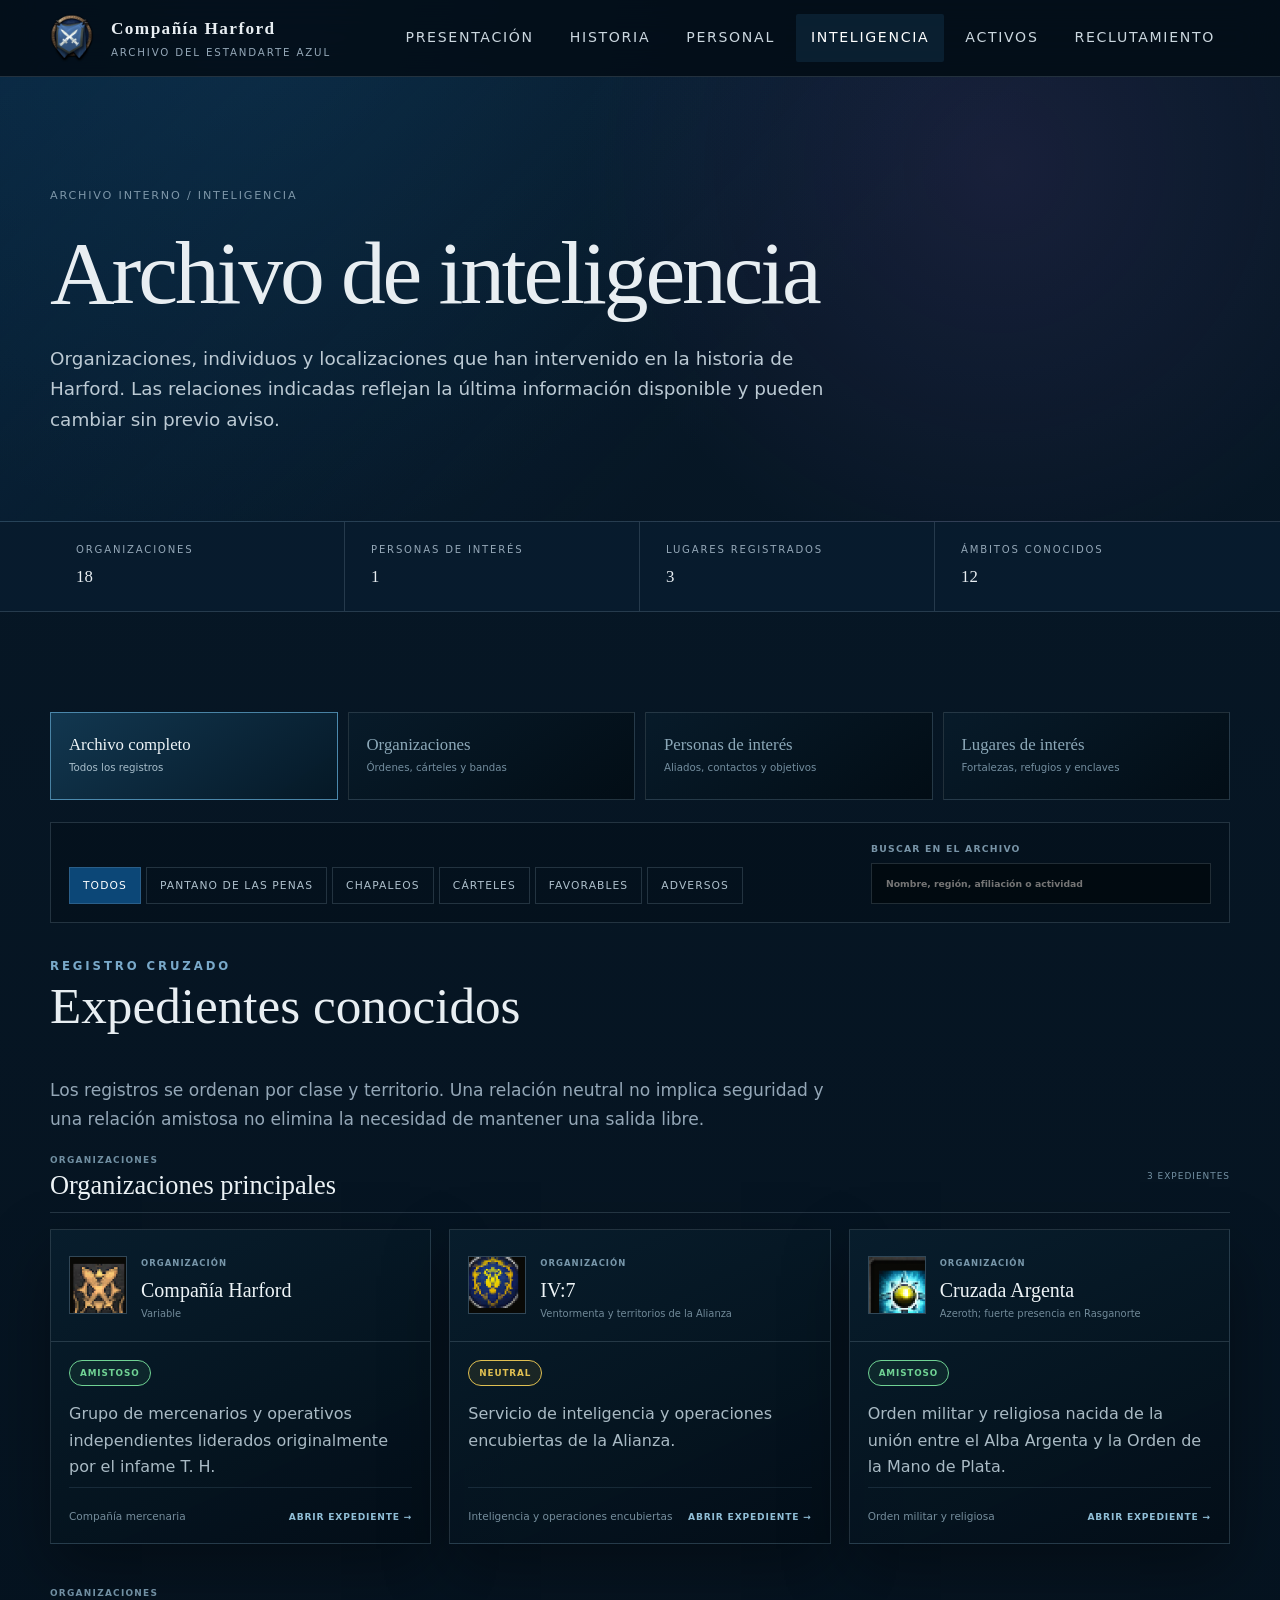
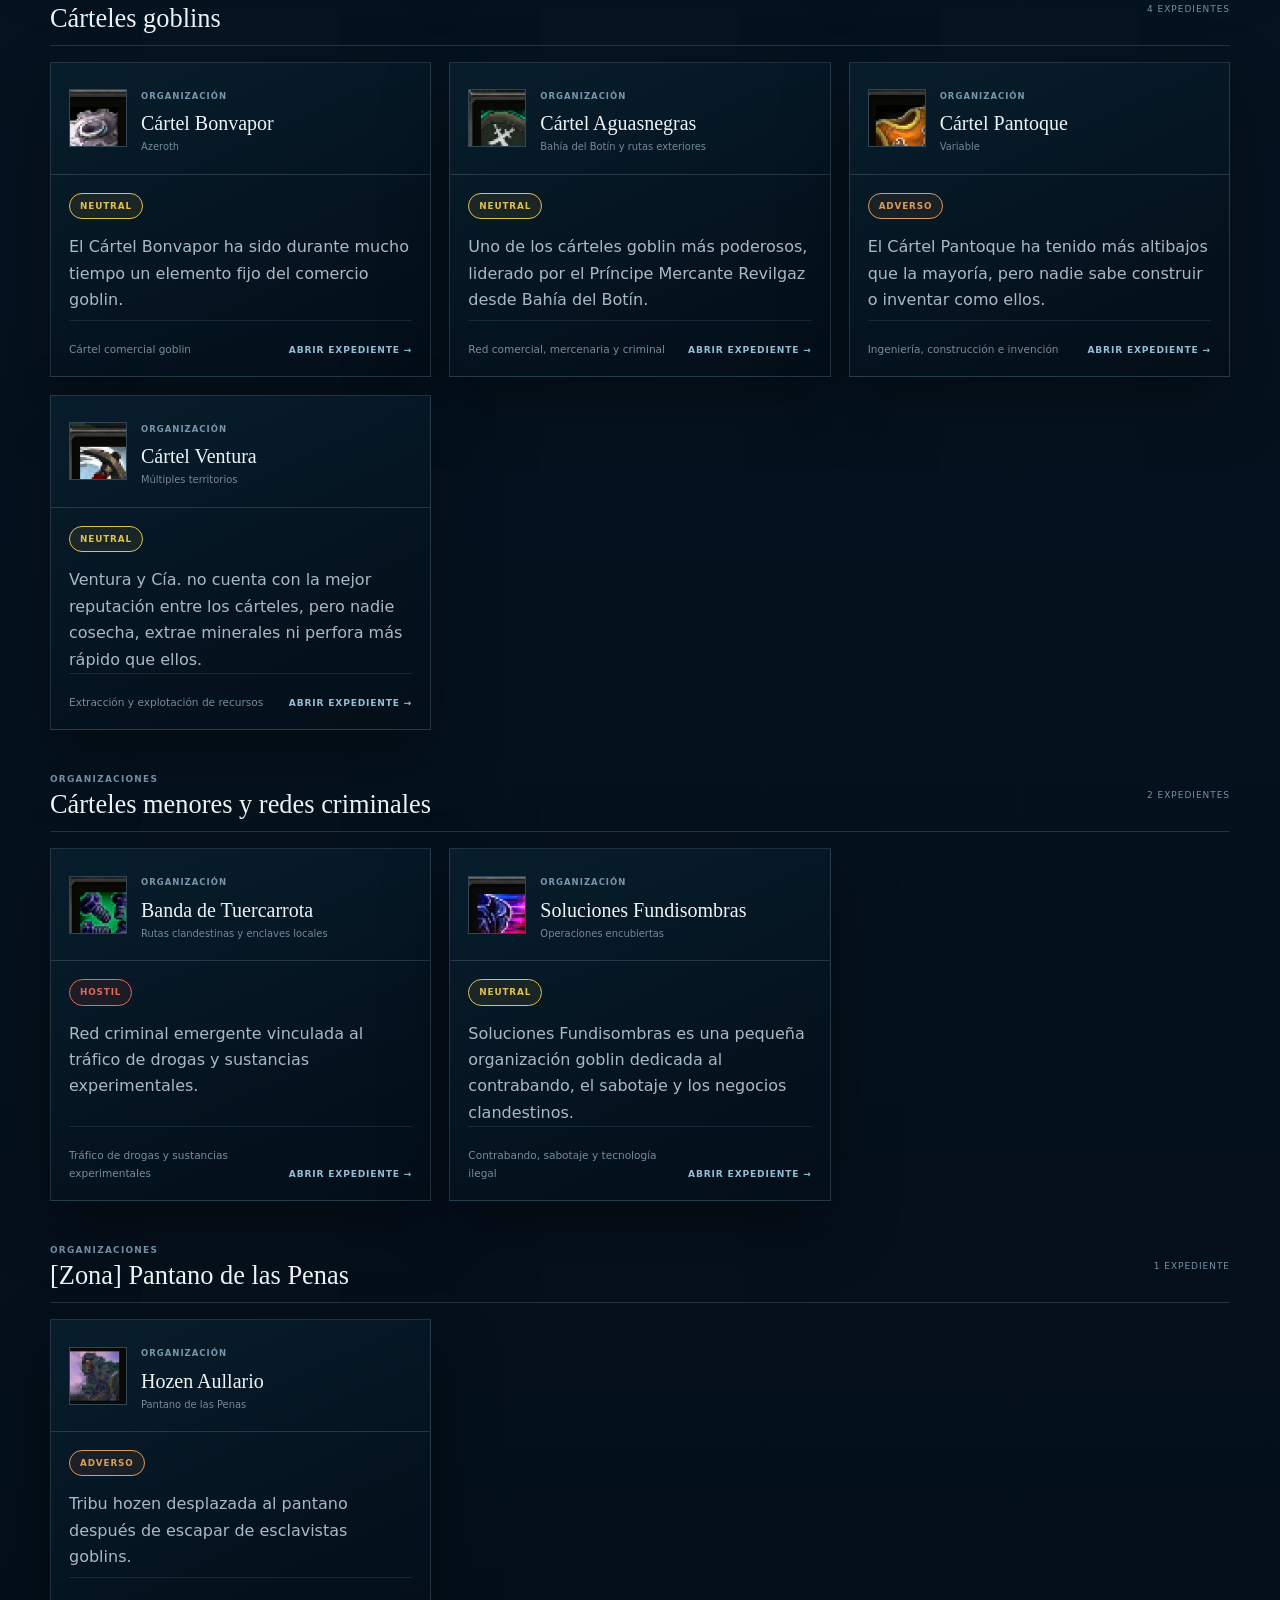
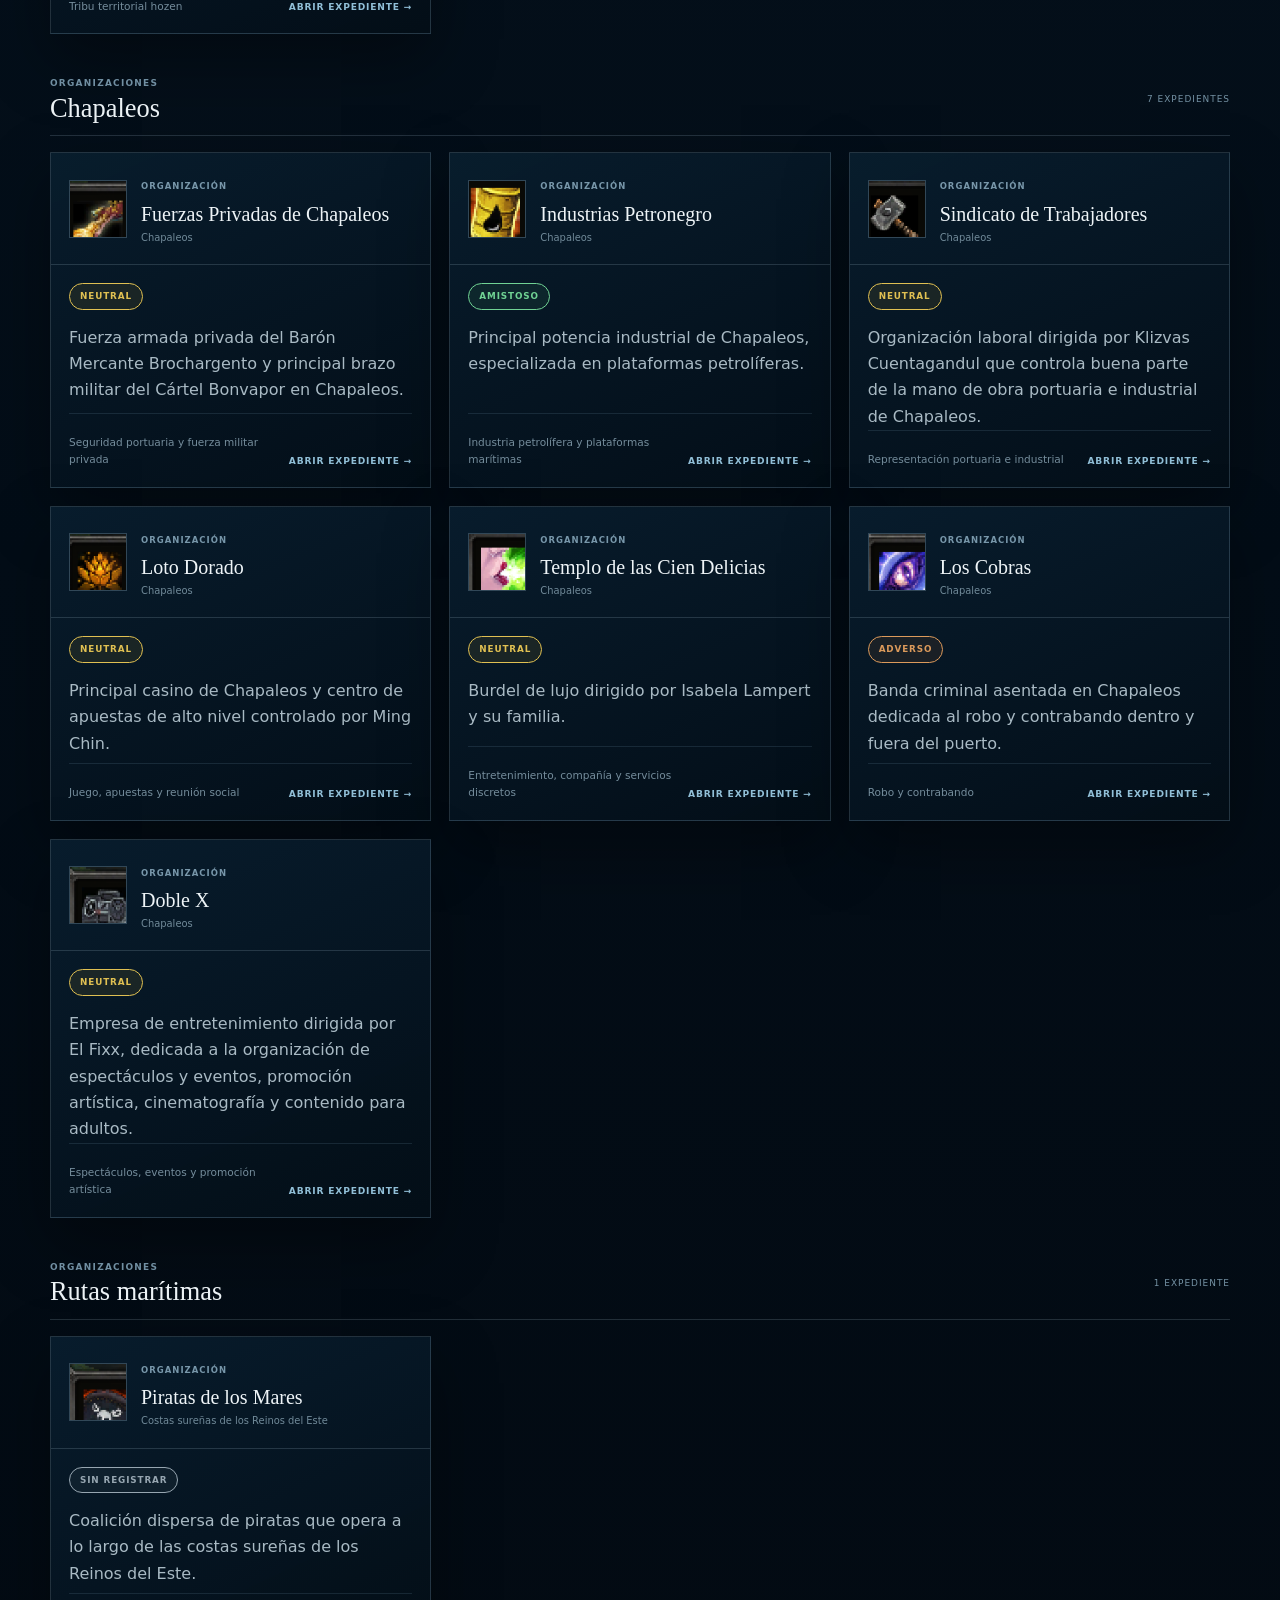
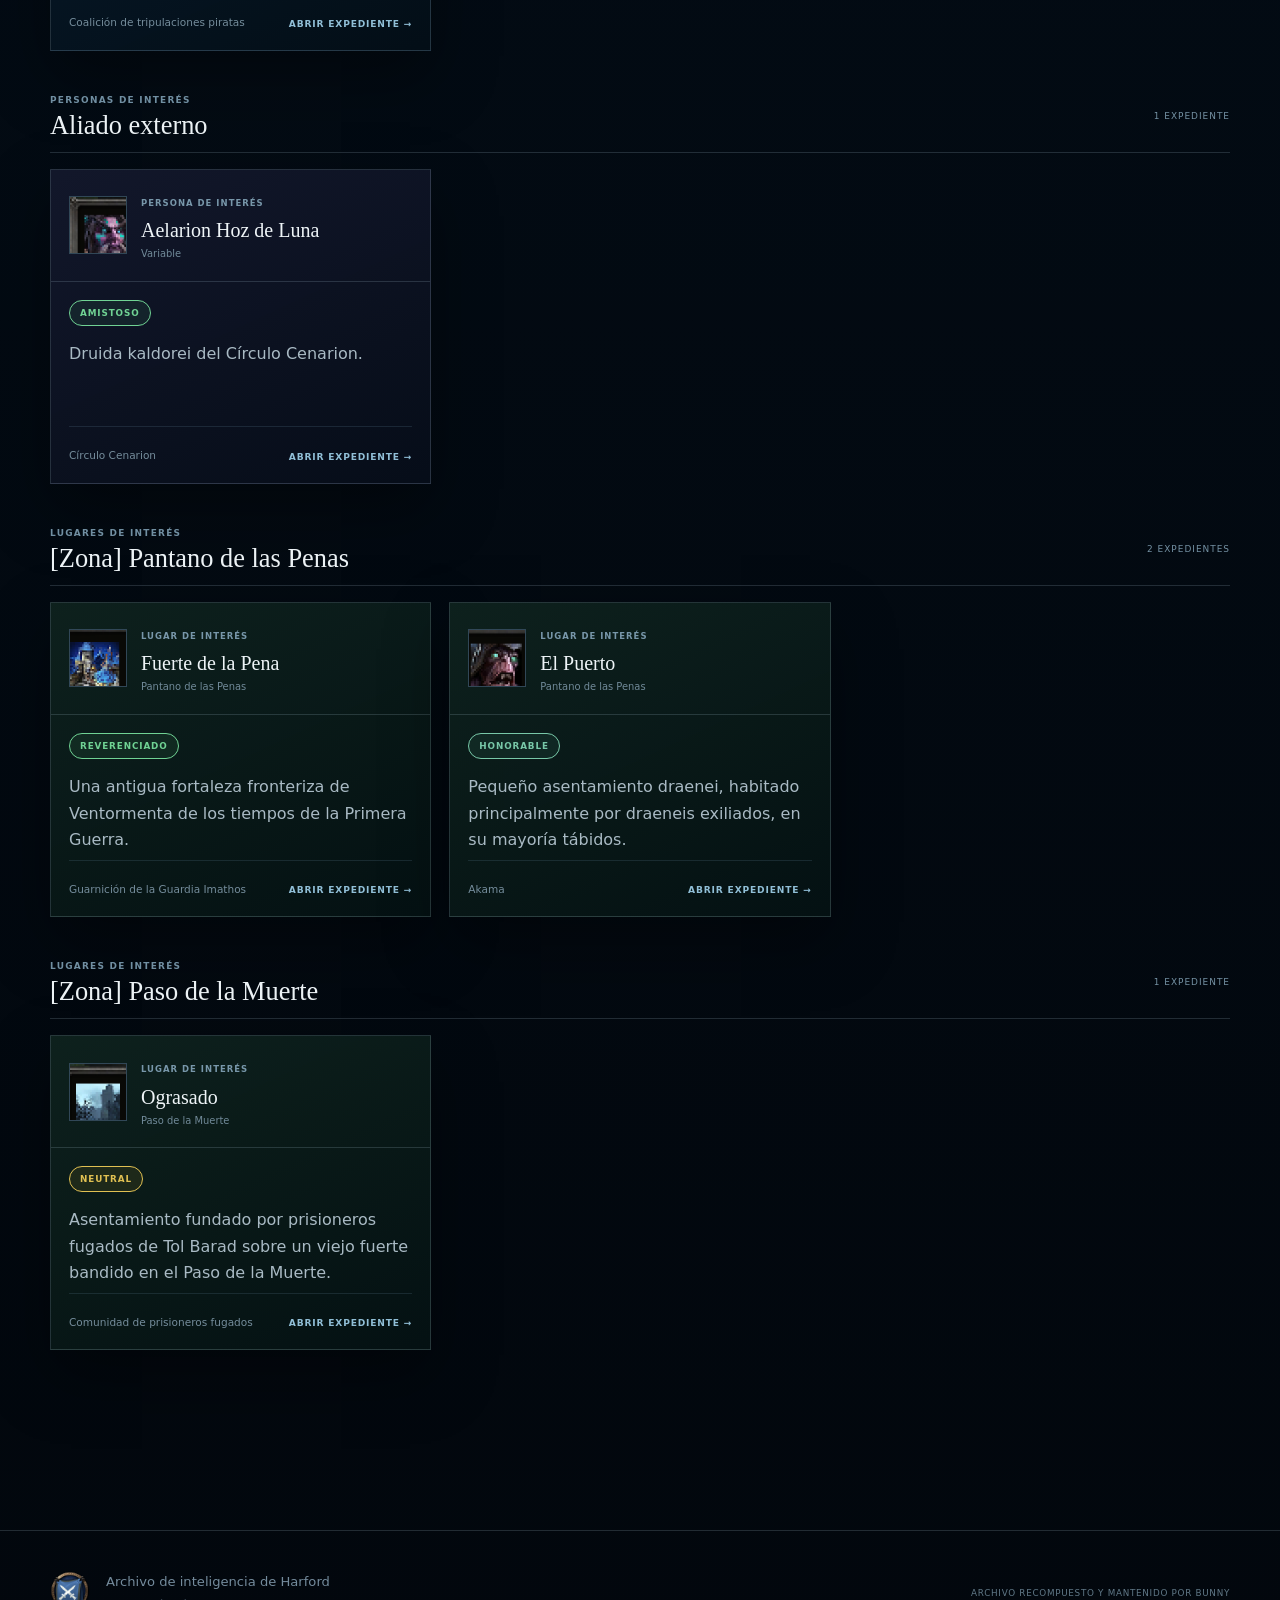
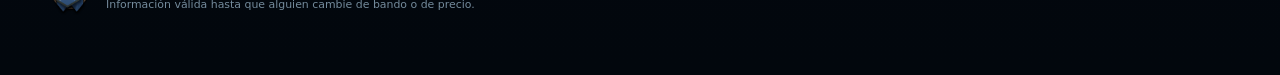
<file: intelligence.html>
<!DOCTYPE html>

<html lang="es">
<head>
<meta charset="utf-8"/><meta content="width=device-width, initial-scale=1" name="viewport"/>
<meta content="Archivo de inteligencia de la Compañía Harford: organizaciones, personas y lugares de interés." name="description"/>
<title>Archivo de inteligencia · Compañía Harford</title>
<link href="assets/harford-emblem.png" rel="icon"/><link href="css/styles.css" rel="stylesheet"/>
</head>
<body data-page="inteligencia">
<header class="site-header"><nav aria-label="Navegación principal" class="navbar container">
<a class="brand" href="index.html"><img alt="" src="assets/harford-emblem.png"/><span><strong>Compañía Harford</strong><small>Archivo del estandarte azul</small></span></a>
<button aria-label="Abrir menú" class="nav-toggle">Menú</button><div class="nav-links"><a data-page="inicio" href="index.html">Presentación</a><a data-page="historia" href="historia.html">Historia</a><a data-page="personajes" href="personajes.html">Personal</a><a data-page="inteligencia" href="intelligence.html">Inteligencia</a><a data-page="activos" href="activos.html">Activos</a><a data-page="reclutamiento" href="reclutamiento.html">Reclutamiento</a></div></nav></header>
<main>
<section class="page-hero intelligence-hero"><div class="container">
<div class="breadcrumb">Archivo interno / Inteligencia</div>
<h1>Archivo de inteligencia</h1>
<p>Organizaciones, individuos y localizaciones que han intervenido en la historia de Harford. Las relaciones indicadas reflejan la última información disponible y pueden cambiar sin previo aviso.</p>
</div></section>
<section class="status-strip"><div class="status-grid container" data-intelligence-stats=""></div></section>
<section class="section container">
<div aria-label="Tipo de expediente" class="intelligence-type-switch" role="group">
<button class="intel-type-btn active" data-intel-type="all"><span>Archivo completo</span><small>Todos los registros</small></button>
<button class="intel-type-btn" data-intel-type="organization"><span>Organizaciones</span><small>Órdenes, cárteles y bandas</small></button>
<button class="intel-type-btn" data-intel-type="contact"><span>Personas de interés</span><small>Aliados, contactos y objetivos</small></button>
<button class="intel-type-btn" data-intel-type="place"><span>Lugares de interés</span><small>Fortalezas, refugios y enclaves</small></button>
</div>
<div class="archive-toolbar intelligence-toolbar">
<div aria-label="Filtrar el archivo" class="filter-group" role="group">
<button class="filter-btn active" data-intel-filter="all">Todos</button>
<button class="filter-btn" data-intel-filter="pantano">Pantano de las Penas</button>
<button class="filter-btn" data-intel-filter="chapaleos">Chapaleos</button>
<button class="filter-btn" data-intel-filter="carteles">Cárteles</button>
<button class="filter-btn" data-intel-filter="favorable">Favorables</button>
<button class="filter-btn" data-intel-filter="adverse">Adversos</button>
</div>
<label class="archive-search"><span>Buscar en el archivo</span><input data-intel-search="" placeholder="Nombre, región, afiliación o actividad" type="search"/></label>
</div>
<div class="section-heading left compact-heading"><div class="kicker">Registro cruzado</div><h2>Expedientes conocidos</h2><p>Los registros se ordenan por clase y territorio. Una relación neutral no implica seguridad y una relación amistosa no elimina la necesidad de mantener una salida libre.</p></div>
<div class="intelligence-groups" data-intelligence-grid=""></div>
</section>
</main>
<footer class="site-footer"><div class="footer-grid container"><div class="footer-brand"><img alt="" src="assets/harford-emblem.png"/><span>Archivo de inteligencia de Harford<br/><small>Información válida hasta que alguien cambie de bando o de precio.</small></span></div><span class="archive-credit">Archivo recompuesto y mantenido por Bunny</span></div></footer>
<script src="js/organizations.js"></script><script src="js/contacts.js"></script><script src="js/places.js"></script><script src="js/intelligence.js"></script><script src="js/app.js"></script>
</body></html>
</file>
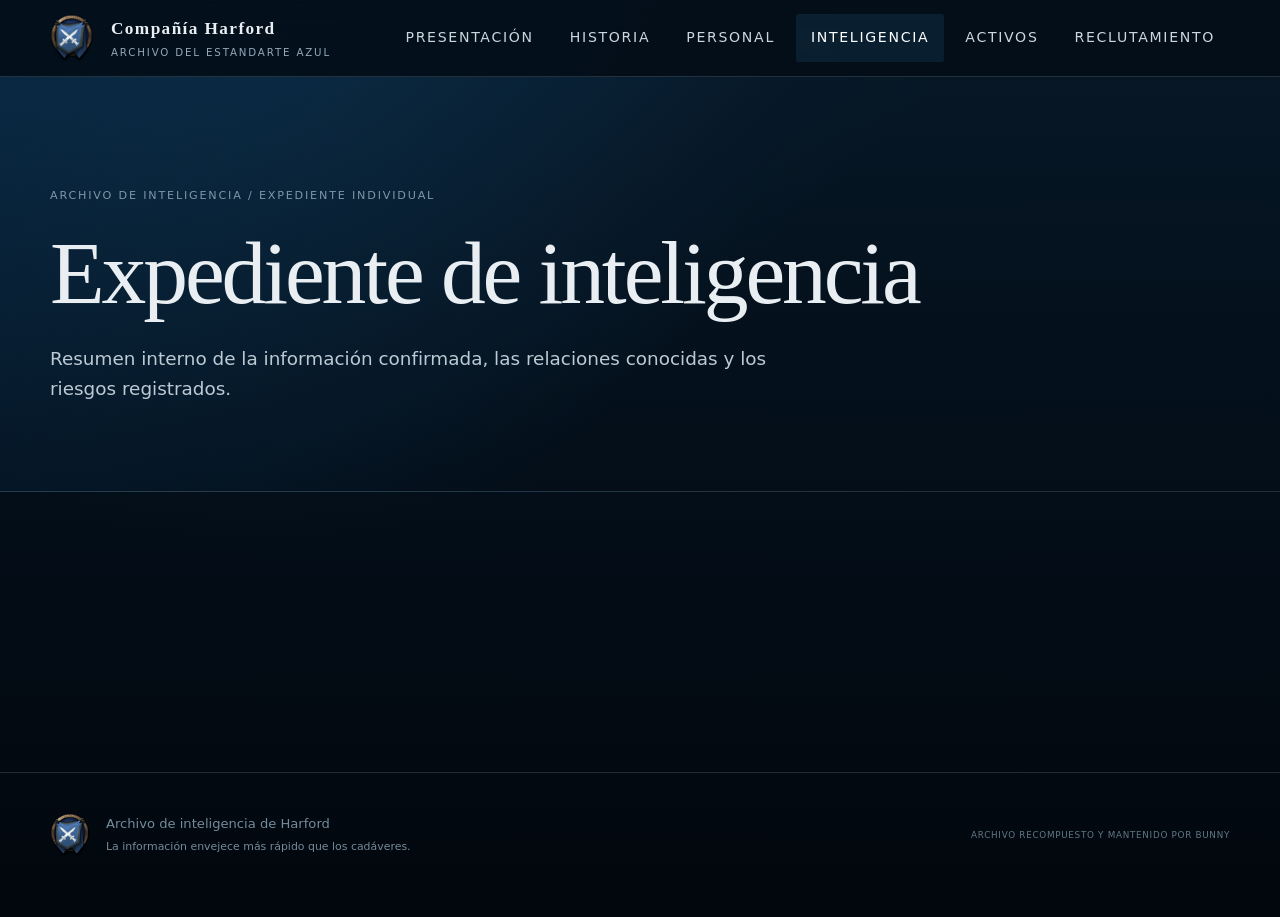
<file: organizacion.html>
<!DOCTYPE html>
<html lang="es">
<head>
<meta charset="utf-8"/><meta content="width=device-width, initial-scale=1" name="viewport"/>
<meta content="Expediente del archivo de inteligencia de la Compañía Harford." name="description"/>
<title>Expediente de inteligencia · Compañía Harford</title>
<link href="assets/harford-emblem.png" rel="icon"/><link href="css/styles.css" rel="stylesheet"/>
</head>
<body data-page="inteligencia">
<header class="site-header"><nav aria-label="Navegación principal" class="navbar container">
<a class="brand" href="index.html"><img alt="" src="assets/harford-emblem.png"/><span><strong>Compañía Harford</strong><small>Archivo del estandarte azul</small></span></a>
<button aria-label="Abrir menú" class="nav-toggle">Menú</button><div class="nav-links"><a data-page="inicio" href="index.html">Presentación</a><a data-page="historia" href="historia.html">Historia</a><a data-page="personajes" href="personajes.html">Personal</a><a data-page="inteligencia" href="intelligence.html">Inteligencia</a><a data-page="activos" href="activos.html">Activos</a><a data-page="reclutamiento" href="reclutamiento.html">Reclutamiento</a></div></nav></header>
<main>
<section class="page-hero"><div class="container"><div class="breadcrumb"><a href="intelligence.html">Archivo de inteligencia</a> / Expediente individual</div><h1>Expediente de inteligencia</h1><p>Resumen interno de la información confirmada, las relaciones conocidas y los riesgos registrados.</p></div></section>
<section class="section container"><div data-intelligence-detail=""></div></section>
</main>
<footer class="site-footer"><div class="footer-grid container"><div class="footer-brand"><img alt="" src="assets/harford-emblem.png"/><span>Archivo de inteligencia de Harford<br/><small>La información envejece más rápido que los cadáveres.</small></span></div><span class="archive-credit">Archivo recompuesto y mantenido por Bunny</span></div></footer>
<script src="js/organizations.js"></script><script src="js/contacts.js"></script><script src="js/places.js"></script><script src="js/intelligence.js"></script><script src="js/app.js"></script>
</body></html>
</file>
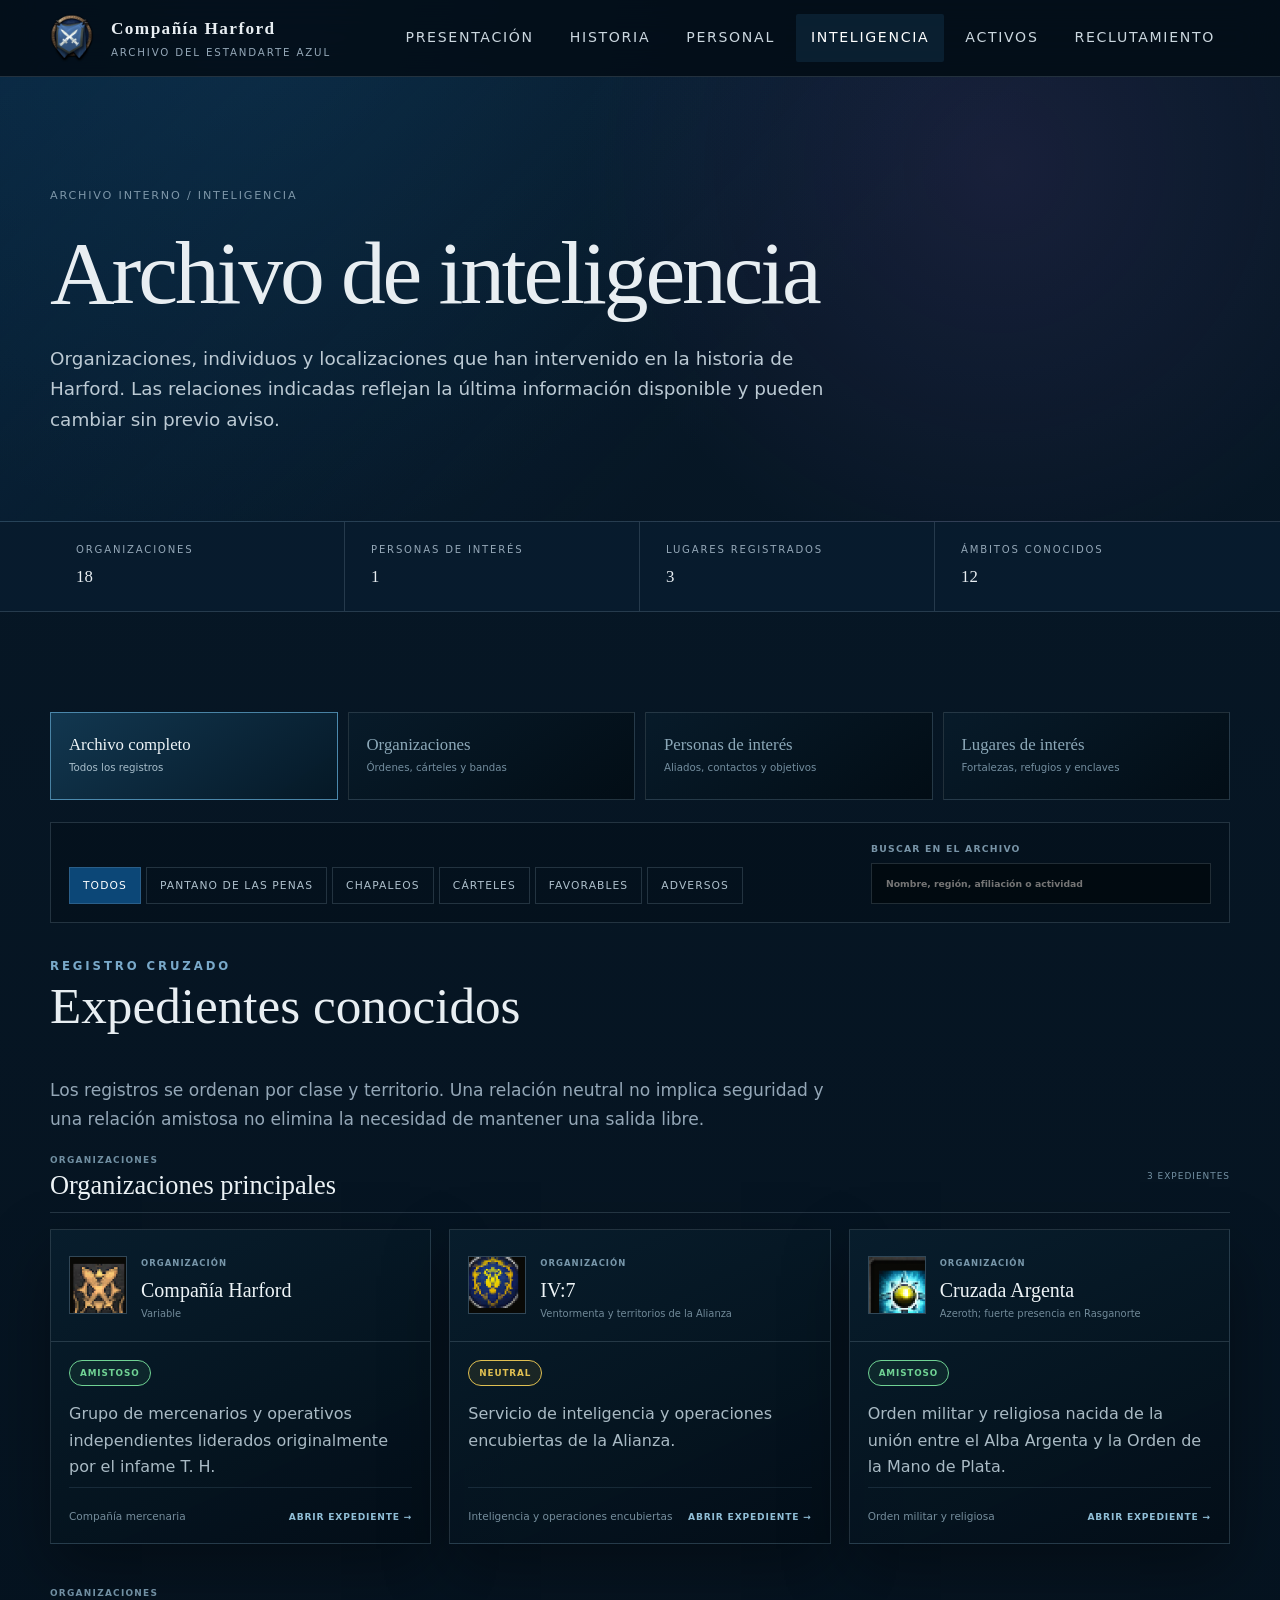
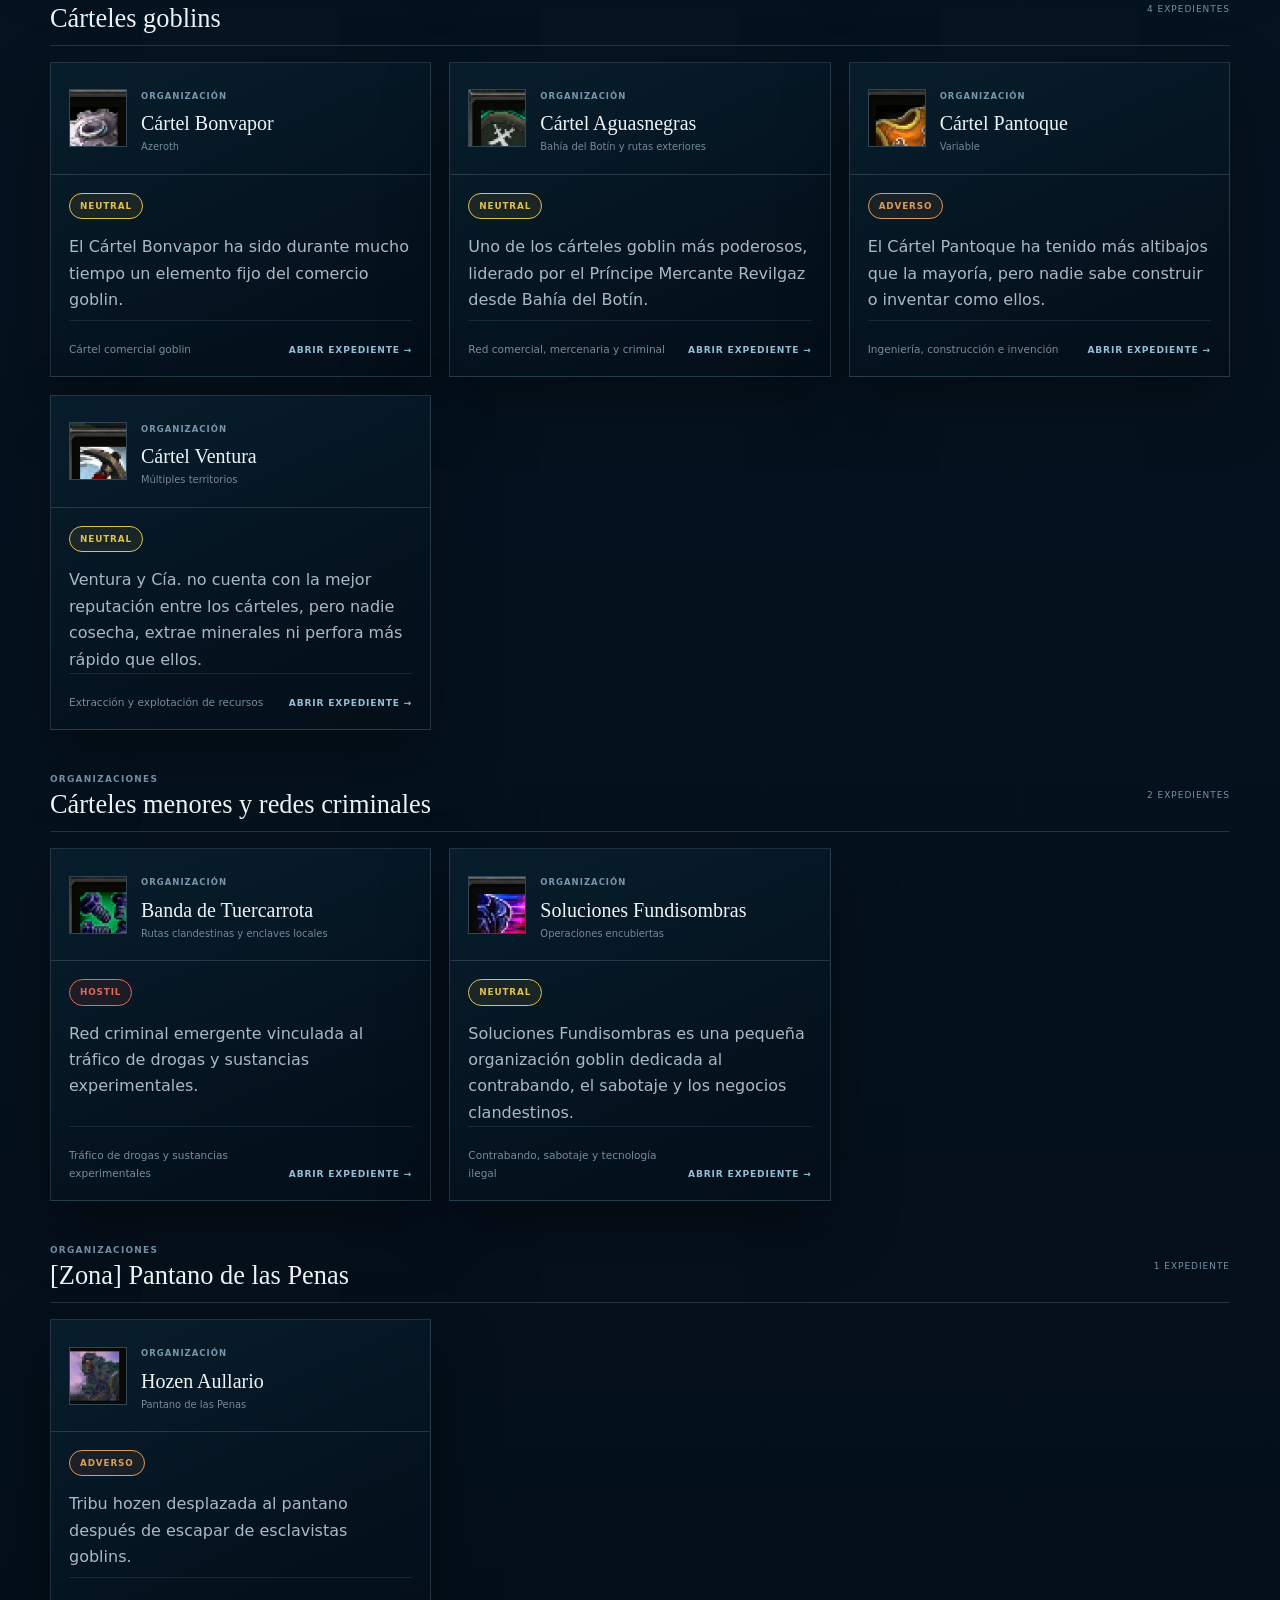
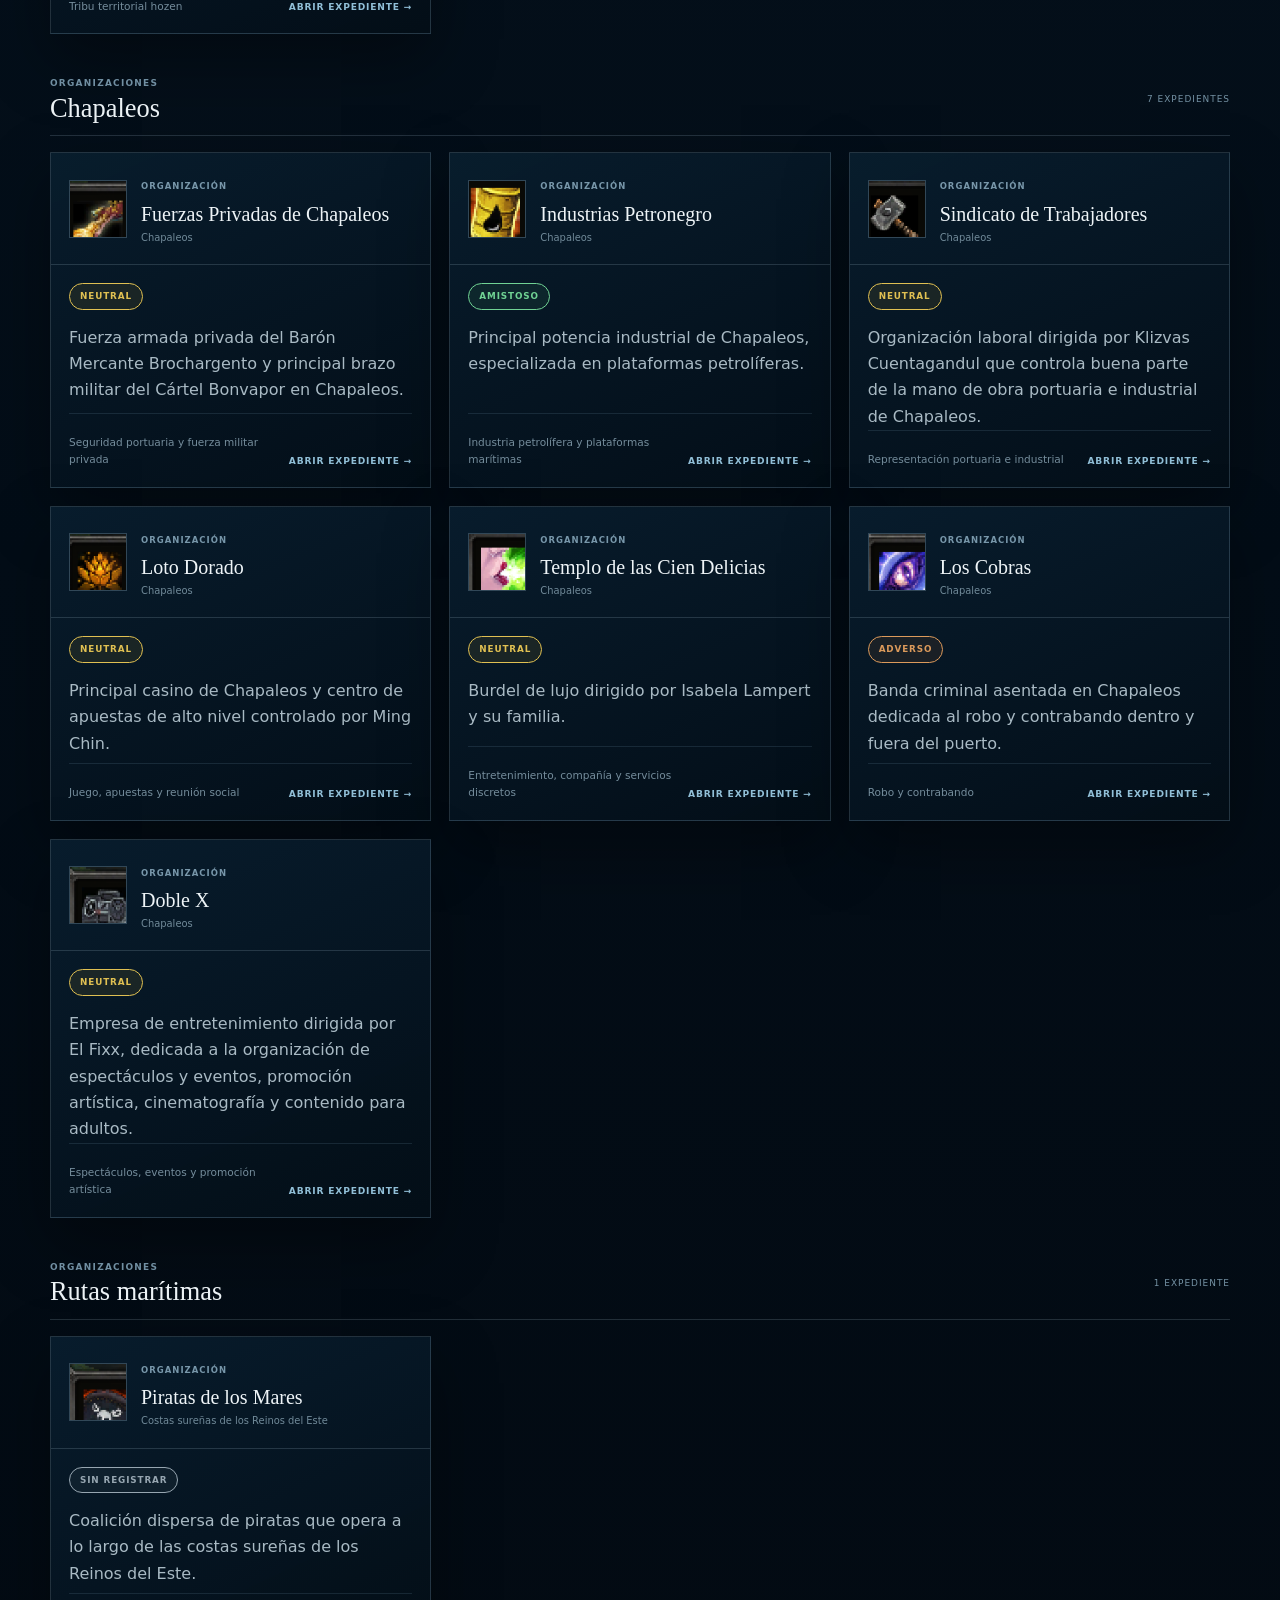
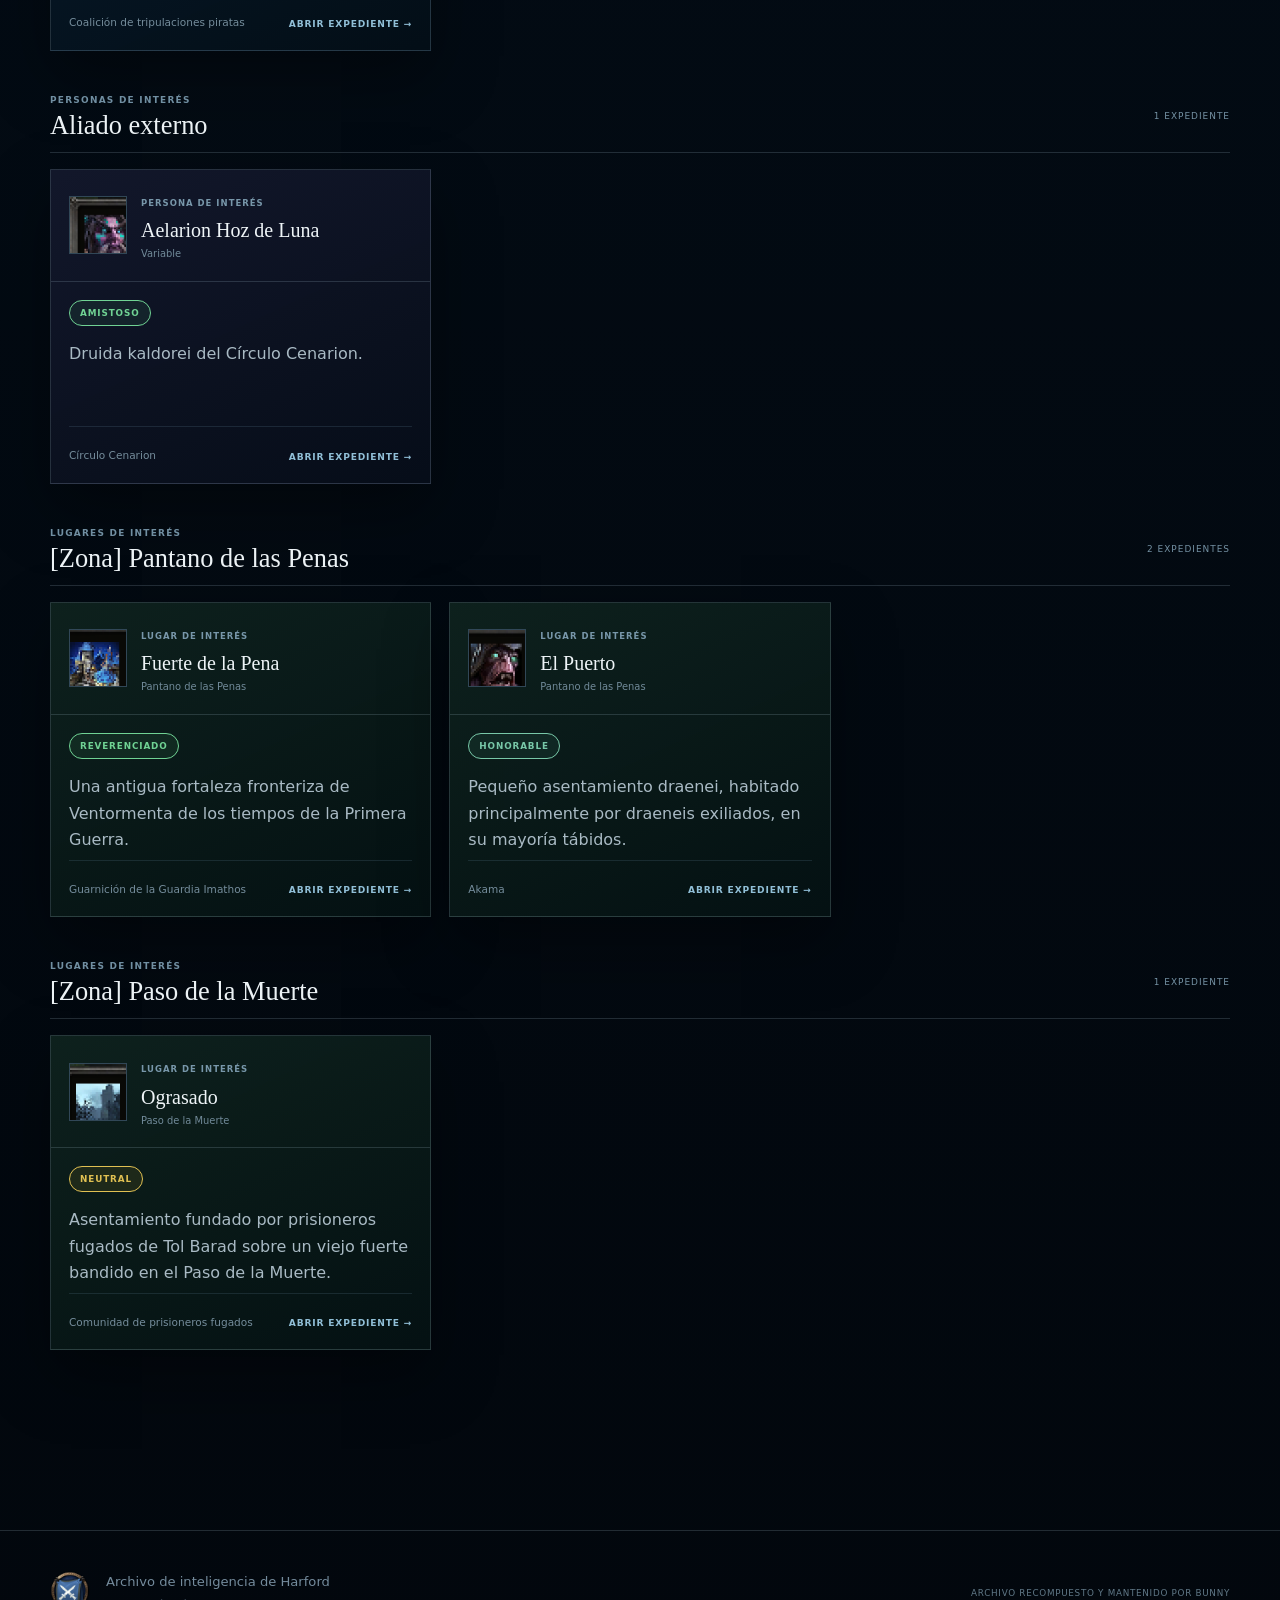
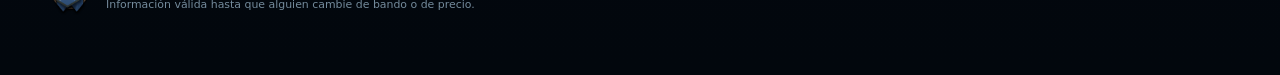
<file: organizaciones.html>
<!DOCTYPE html>

<html lang="es">
<head>
<meta charset="utf-8"/><meta content="width=device-width, initial-scale=1" name="viewport"/>
<meta content="Archivo de inteligencia de la Compañía Harford: organizaciones, personas y lugares de interés." name="description"/>
<title>Archivo de inteligencia · Compañía Harford</title>
<link href="assets/harford-emblem.png" rel="icon"/><link href="css/styles.css" rel="stylesheet"/>
</head>
<body data-page="organizaciones">
<header class="site-header"><nav aria-label="Navegación principal" class="navbar container">
<a class="brand" href="index.html"><img alt="" src="assets/harford-emblem.png"/><span><strong>Compañía Harford</strong><small>Archivo del estandarte azul</small></span></a>
<button aria-label="Abrir menú" class="nav-toggle">Menú</button><div class="nav-links"><a data-page="inicio" href="index.html">Presentación</a><a data-page="historia" href="historia.html">Historia</a><a data-page="personajes" href="personajes.html">Personal</a><a data-page="organizaciones" href="organizaciones.html">Inteligencia</a><a data-page="activos" href="activos.html">Activos</a><a data-page="reclutamiento" href="reclutamiento.html">Reclutamiento</a></div></nav></header>
<main>
<section class="page-hero intelligence-hero"><div class="container">
<div class="breadcrumb">Archivo interno / Inteligencia</div>
<h1>Archivo de inteligencia</h1>
<p>Organizaciones, individuos y localizaciones que han intervenido en la historia de Harford. Las relaciones indicadas reflejan la última información disponible y pueden cambiar sin previo aviso.</p>
</div></section>
<section class="status-strip"><div class="status-grid container" data-intelligence-stats=""></div></section>
<section class="section container">
<div aria-label="Tipo de expediente" class="intelligence-type-switch" role="group">
<button class="intel-type-btn active" data-intel-type="all"><span>Archivo completo</span><small>Todos los registros</small></button>
<button class="intel-type-btn" data-intel-type="organization"><span>Organizaciones</span><small>Órdenes, cárteles y bandas</small></button>
<button class="intel-type-btn" data-intel-type="contact"><span>Personas de interés</span><small>Aliados, contactos y objetivos</small></button>
<button class="intel-type-btn" data-intel-type="place"><span>Lugares de interés</span><small>Fortalezas, refugios y enclaves</small></button>
</div>
<div class="archive-toolbar intelligence-toolbar">
<div aria-label="Filtrar el archivo" class="filter-group" role="group">
<button class="filter-btn active" data-intel-filter="all">Todos</button>
<button class="filter-btn" data-intel-filter="pantano">Pantano de las Penas</button>
<button class="filter-btn" data-intel-filter="chapaleos">Chapaleos</button>
<button class="filter-btn" data-intel-filter="carteles">Cárteles</button>
<button class="filter-btn" data-intel-filter="favorable">Favorables</button>
<button class="filter-btn" data-intel-filter="adverse">Adversos</button>
</div>
<label class="archive-search"><span>Buscar en el archivo</span><input data-intel-search="" placeholder="Nombre, región, afiliación o actividad" type="search"/></label>
</div>
<div class="section-heading left compact-heading"><div class="kicker">Registro cruzado</div><h2>Expedientes conocidos</h2><p>Los registros se ordenan por clase y territorio. Una relación neutral no implica seguridad y una relación amistosa no elimina la necesidad de mantener una salida libre.</p></div>
<div class="intelligence-groups" data-intelligence-grid=""></div>
</section>
</main>
<footer class="site-footer"><div class="footer-grid container"><div class="footer-brand"><img alt="" src="assets/harford-emblem.png"/><span>Archivo de inteligencia de Harford<br/><small>Información válida hasta que alguien cambie de bando o de precio.</small></span></div><span class="archive-credit">Archivo recompuesto y mantenido por Bunny</span></div></footer>
<script src="js/organizations.js"></script><script src="js/contacts.js"></script><script src="js/places.js"></script><script src="js/intelligence.js"></script><script src="js/app.js"></script>
</body></html>
</file>
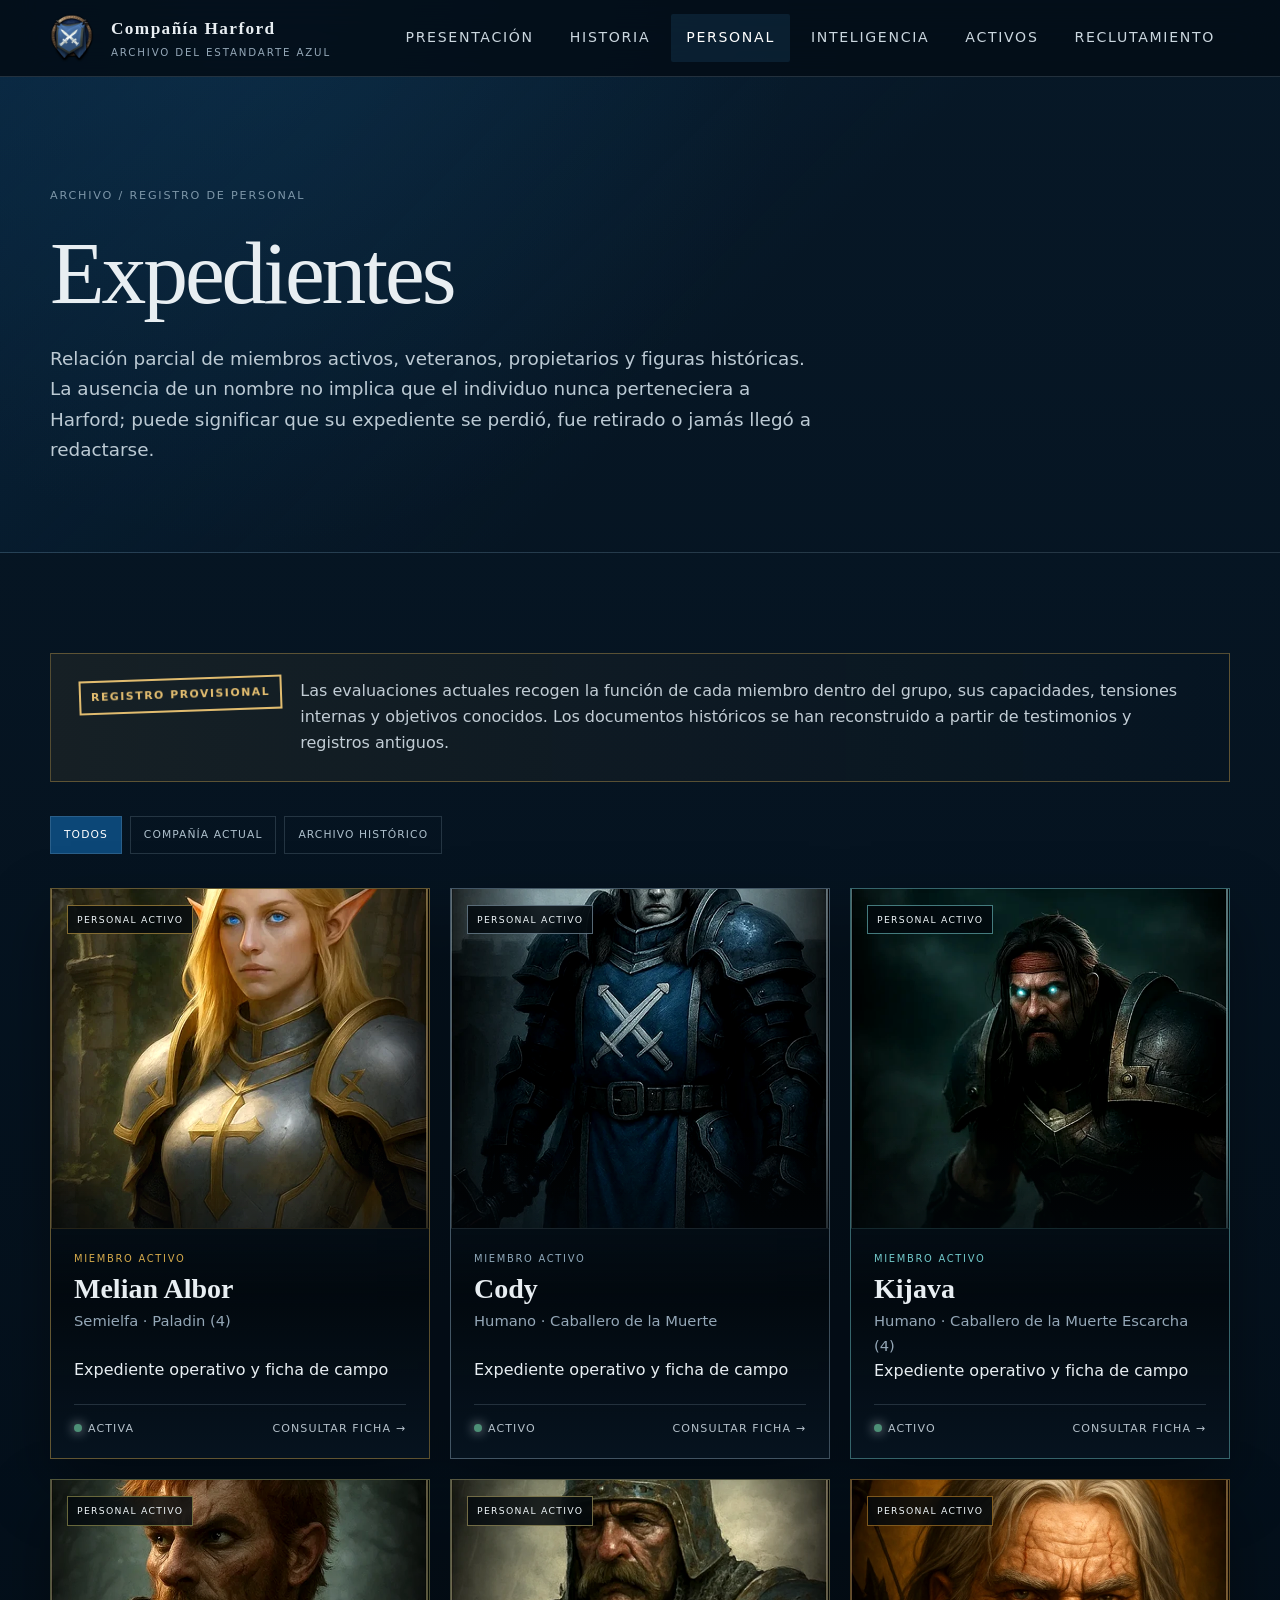
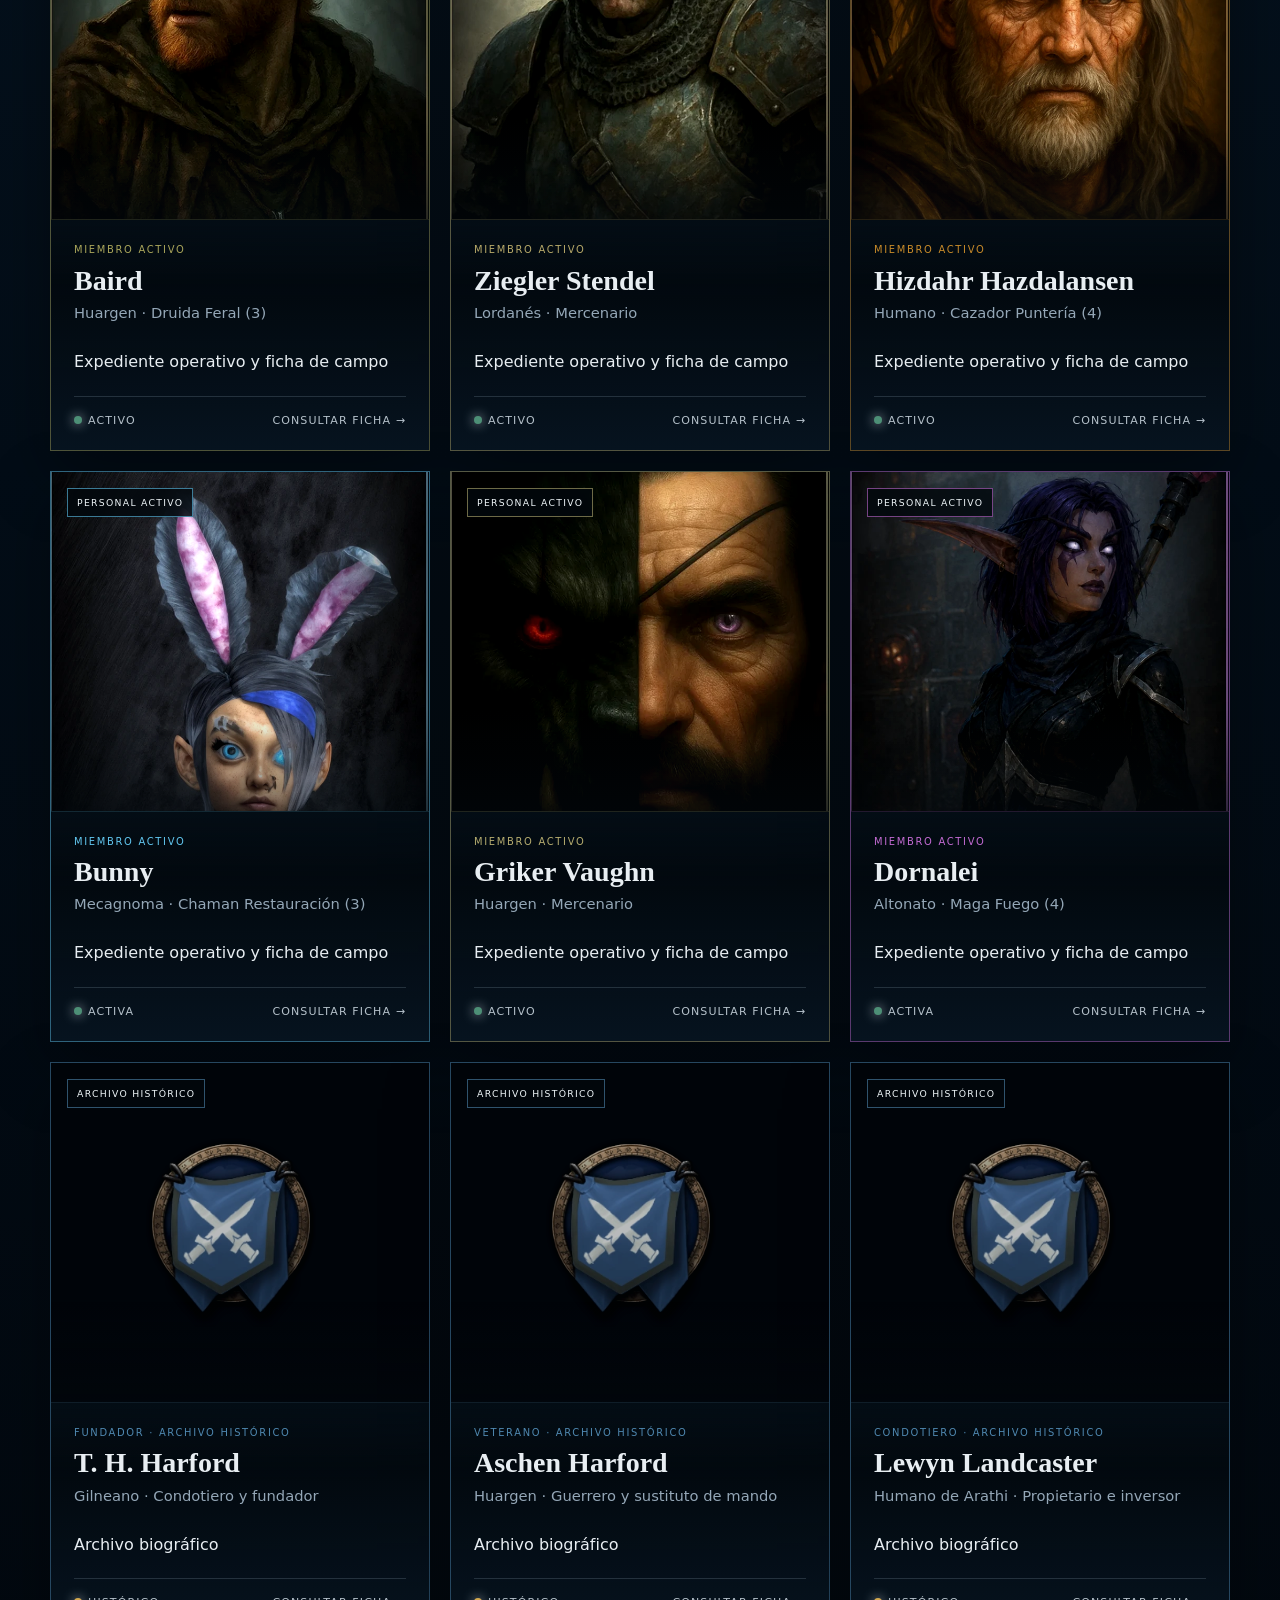
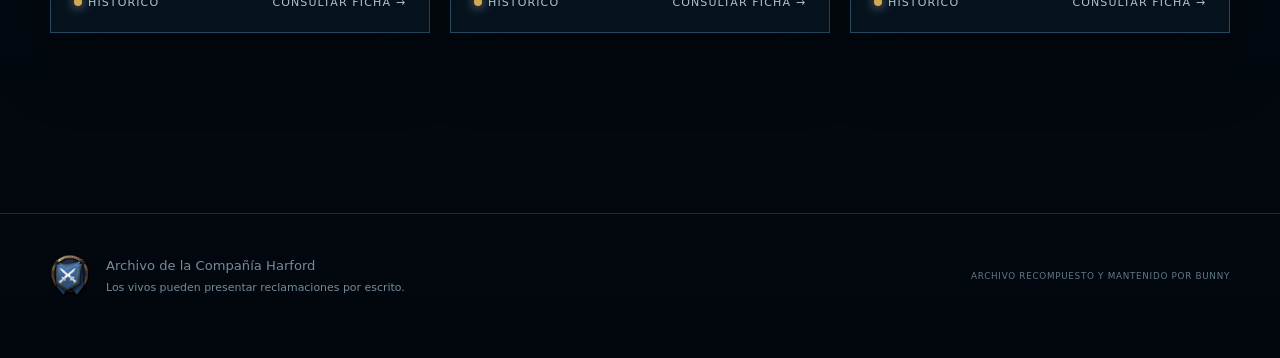
<file: personajes.html>
<!DOCTYPE html>

<html lang="es"><head><meta charset="utf-8"/><meta content="width=device-width, initial-scale=1" name="viewport"/><meta content="Expedientes de miembros actuales y veteranos de la Compañía Harford." name="description"/><title>Personal · Compañía Harford</title><link href="assets/harford-emblem.png" rel="icon"/><link href="css/styles.css" rel="stylesheet"/></head>
<body data-page="personajes">
<header class="site-header"><nav aria-label="Navegación principal" class="navbar container"><a class="brand" href="index.html"><img alt="" src="assets/harford-emblem.png"/><span><strong>Compañía Harford</strong><small>Archivo del estandarte azul</small></span></a><button aria-label="Abrir menú" class="nav-toggle">Menú</button><div class="nav-links"><a data-page="inicio" href="index.html">Presentación</a><a data-page="historia" href="historia.html">Historia</a><a data-page="personajes" href="personajes.html">Personal</a><a data-page="inteligencia" href="intelligence.html">Inteligencia</a><a data-page="activos" href="activos.html">Activos</a><a data-page="reclutamiento" href="reclutamiento.html">Reclutamiento</a></div></nav></header>
<main><section class="page-hero"><div class="container"><div class="breadcrumb">Archivo / Registro de personal</div><h1>Expedientes</h1><p>Relación parcial de miembros activos, veteranos, propietarios y figuras históricas. La ausencia de un nombre no implica que el individuo nunca perteneciera a Harford; puede significar que su expediente se perdió, fue retirado o jamás llegó a redactarse.</p></div></section>
<section class="section container"><div class="on-role-notice"><div class="stamp">Registro provisional</div><p>Las evaluaciones actuales recogen la función de cada miembro dentro del grupo, sus capacidades, tensiones internas y objetivos conocidos. Los documentos históricos se han reconstruido a partir de testimonios y registros antiguos.</p></div><div class="filter-bar"><button class="filter-btn active" data-filter="all">Todos</button><button class="filter-btn" data-filter="actual">Compañía actual</button><button class="filter-btn" data-filter="historico">Archivo histórico</button></div><div class="dossier-grid" data-character-grid=""></div></section></main>
<footer class="site-footer"><div class="footer-grid container"><div class="footer-brand"><img alt="" src="assets/harford-emblem.png"/><span>Archivo de la Compañía Harford<br/><small>Los vivos pueden presentar reclamaciones por escrito.</small></span></div><span class="archive-credit">Archivo recompuesto y mantenido por Bunny</span></div></footer>
<script src="js/characters.js"></script><script src="js/app.js"></script></body></html>
</file>
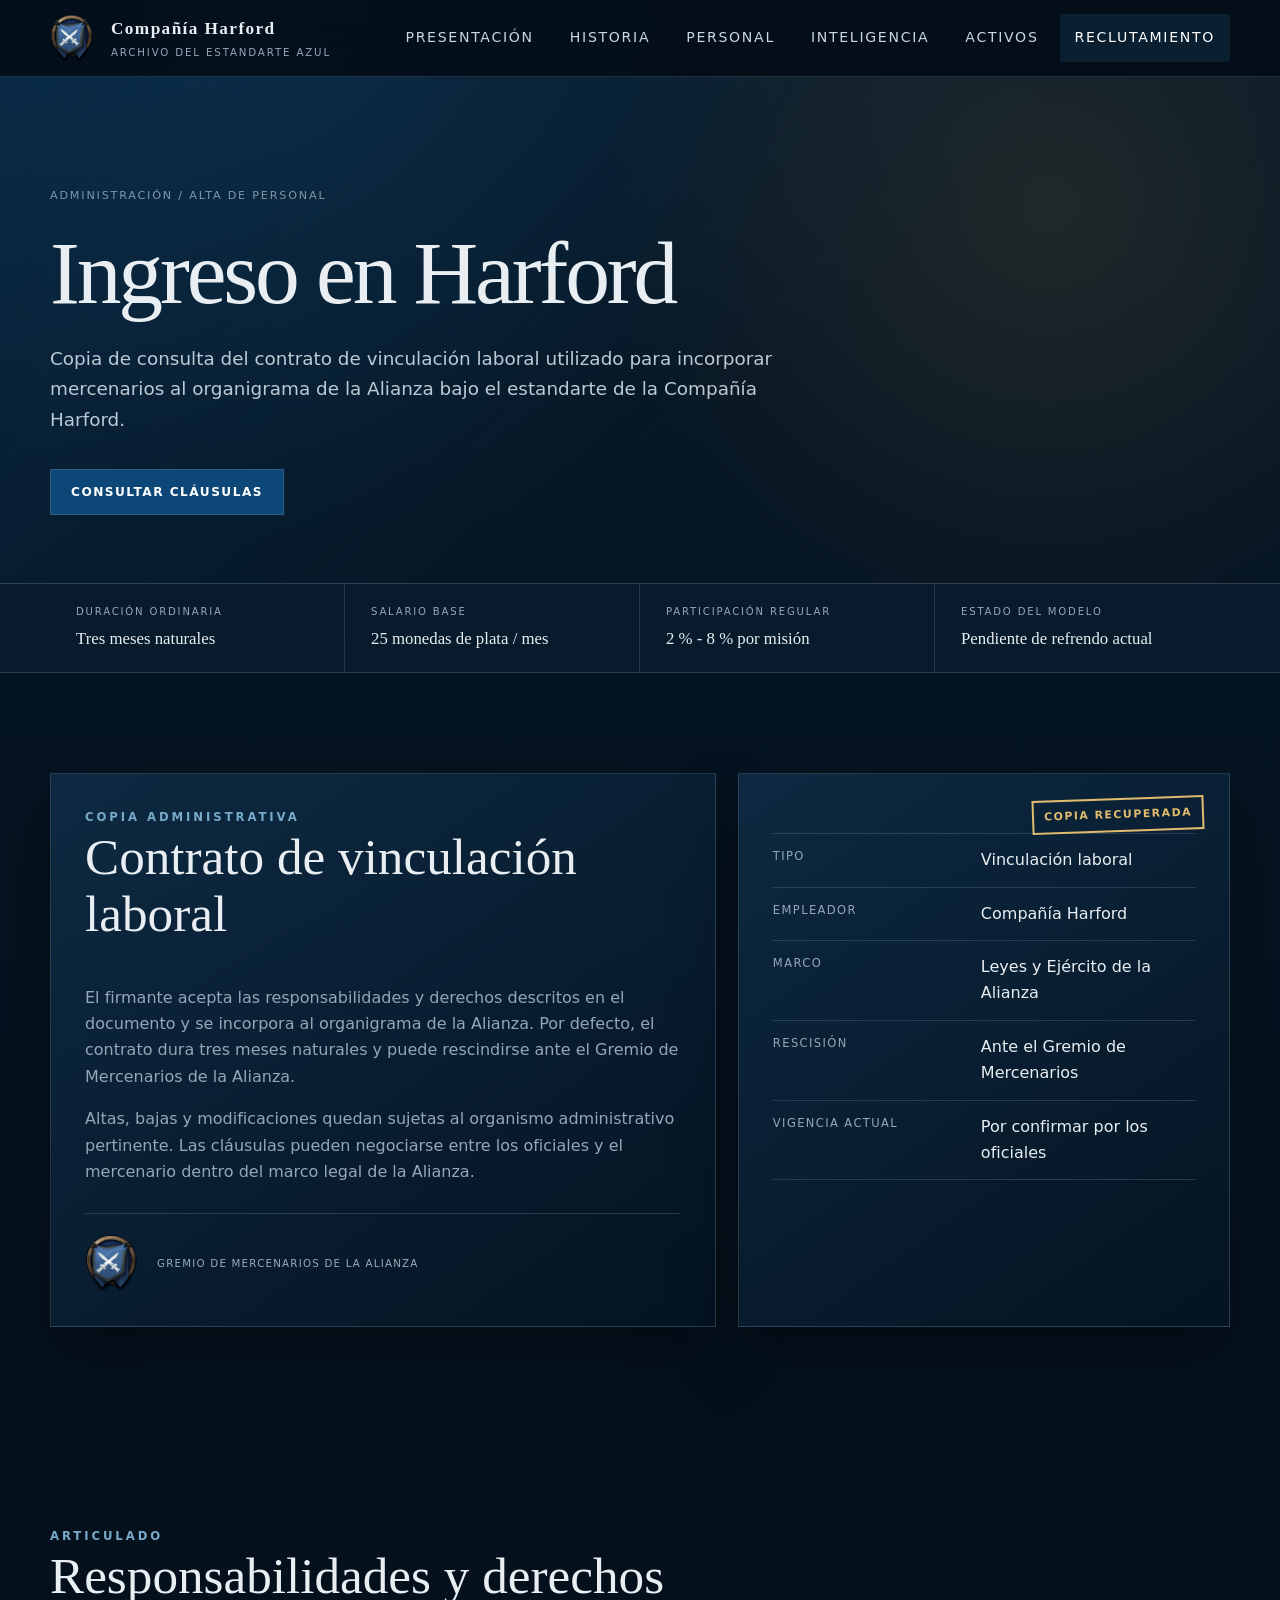
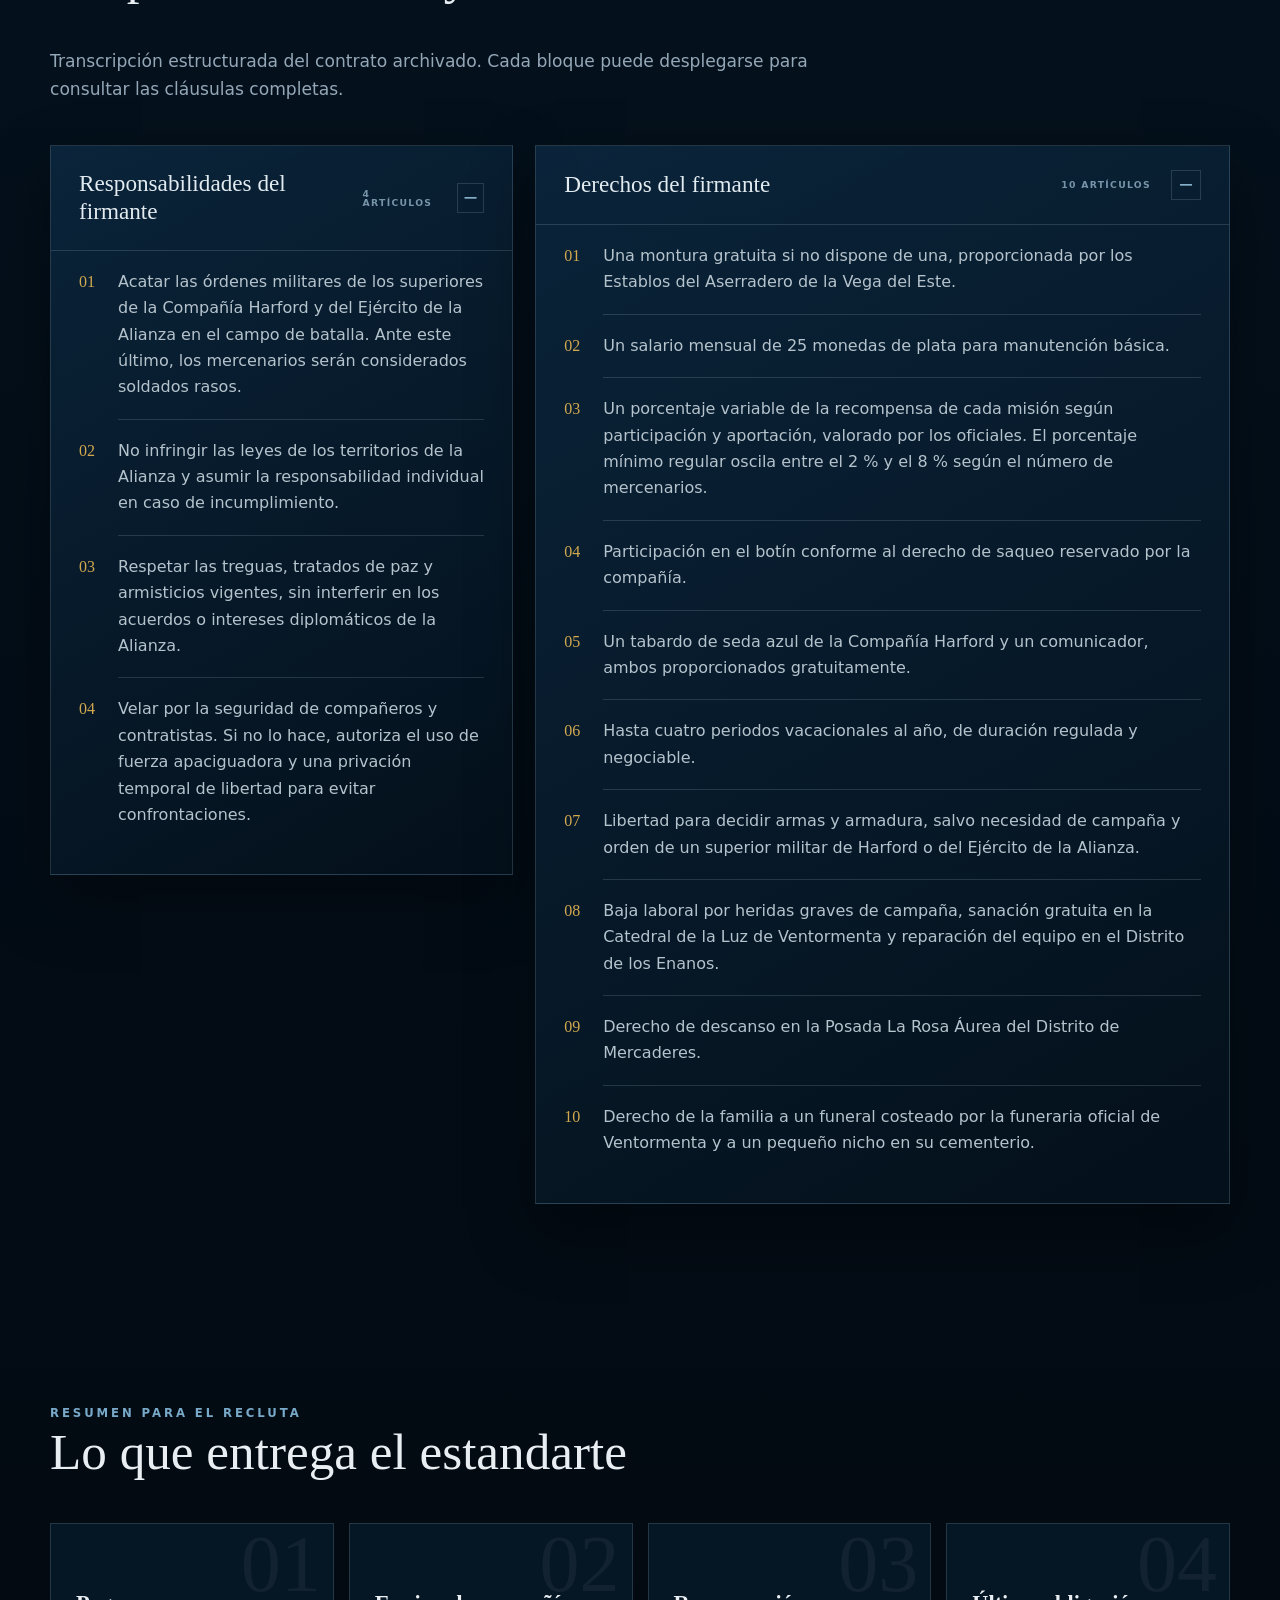
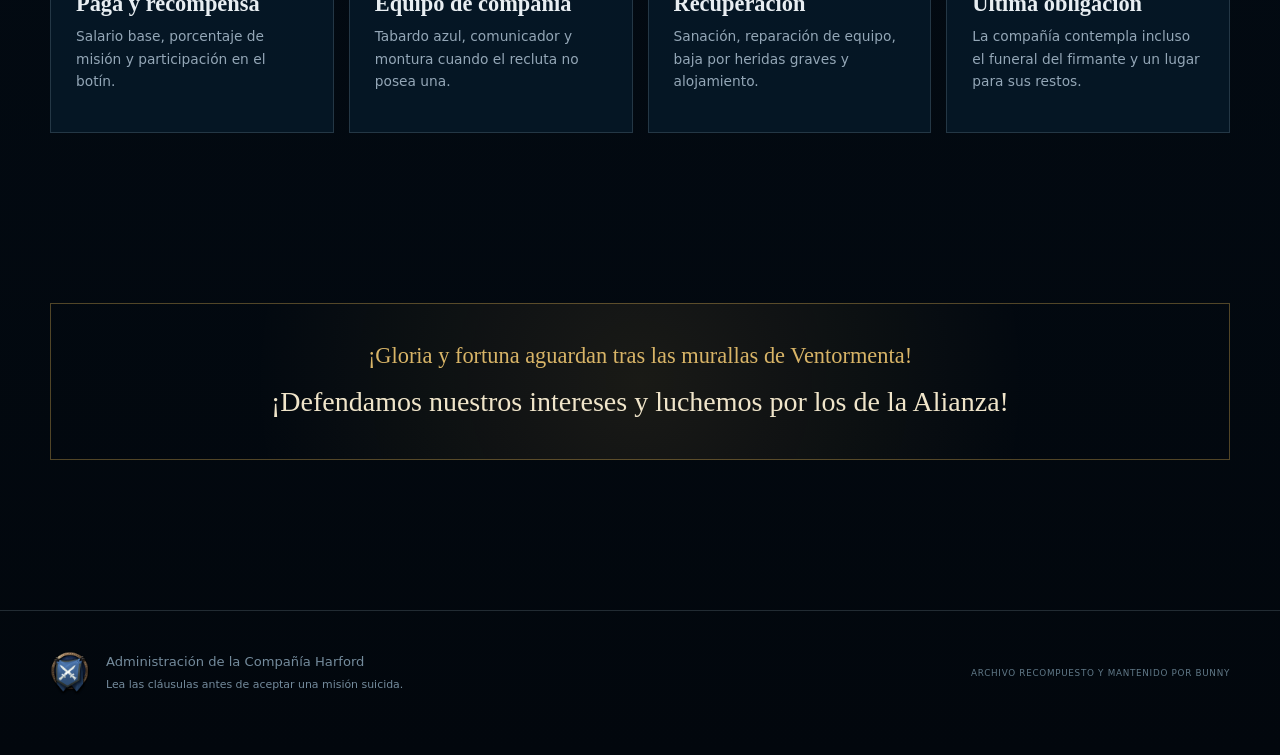
<file: reclutamiento.html>
<!DOCTYPE html>

<html lang="es">
<head><meta charset="utf-8"/><meta content="width=device-width, initial-scale=1" name="viewport"/><meta content="Contrato y condiciones de ingreso en la Compañía Harford." name="description"/><title>Reclutamiento · Compañía Harford</title><link href="assets/harford-emblem.png" rel="icon"/><link href="css/styles.css" rel="stylesheet"/></head>
<body data-page="reclutamiento">
<header class="site-header"><nav aria-label="Navegación principal" class="navbar container"><a class="brand" href="index.html"><img alt="" src="assets/harford-emblem.png"/><span><strong>Compañía Harford</strong><small>Archivo del estandarte azul</small></span></a><button aria-label="Abrir menú" class="nav-toggle">Menú</button><div class="nav-links"><a data-page="inicio" href="index.html">Presentación</a><a data-page="historia" href="historia.html">Historia</a><a data-page="personajes" href="personajes.html">Personal</a><a data-page="inteligencia" href="intelligence.html">Inteligencia</a><a data-page="activos" href="activos.html">Activos</a><a data-page="reclutamiento" href="reclutamiento.html">Reclutamiento</a></div></nav></header>
<main>
<section class="page-hero recruitment-hero"><div class="container"><div class="breadcrumb">Administración / Alta de personal</div><h1>Ingreso en Harford</h1><p>Copia de consulta del contrato de vinculación laboral utilizado para incorporar mercenarios al organigrama de la Alianza bajo el estandarte de la Compañía Harford.</p><div class="hero-actions"><a class="btn" href="#clausulas">Consultar cláusulas</a></div></div></section>
<section class="status-strip"><div class="status-grid container"><div class="status-item"><span>Duración ordinaria</span><strong>Tres meses naturales</strong></div><div class="status-item"><span>Salario base</span><strong>25 monedas de plata / mes</strong></div><div class="status-item"><span>Participación regular</span><strong>2 % - 8 % por misión</strong></div><div class="status-item"><span>Estado del modelo</span><strong>Pendiente de refrendo actual</strong></div></div></section>
<section class="section container">
<div class="records-grid recruitment-intro">
<article class="record-panel"><div class="kicker">Copia administrativa</div><h2>Contrato de vinculación laboral</h2><p>El firmante acepta las responsabilidades y derechos descritos en el documento y se incorpora al organigrama de la Alianza. Por defecto, el contrato dura tres meses naturales y puede rescindirse ante el Gremio de Mercenarios de la Alianza.</p><p>Altas, bajas y modificaciones quedan sujetas al organismo administrativo pertinente. Las cláusulas pueden negociarse entre los oficiales y el mercenario dentro del marco legal de la Alianza.</p><div class="document-seal"><img alt="Emblema de la Compañía Harford" src="assets/harford-emblem.png"/><span>Gremio de Mercenarios de la Alianza</span></div></article>
<aside class="record-panel contract-status"><div class="stamp">Copia recuperada</div><div class="data-list"><div class="data-row"><span>Tipo</span><strong>Vinculación laboral</strong></div><div class="data-row"><span>Empleador</span><strong>Compañía Harford</strong></div><div class="data-row"><span>Marco</span><strong>Leyes y Ejército de la Alianza</strong></div><div class="data-row"><span>Rescisión</span><strong>Ante el Gremio de Mercenarios</strong></div><div class="data-row"><span>Vigencia actual</span><strong>Por confirmar por los oficiales</strong></div></div></aside>
</div>
</section>
<section class="section container" id="clausulas">
<div class="section-heading"><div class="kicker">Articulado</div><h2>Responsabilidades y derechos</h2><p>Transcripción estructurada del contrato archivado. Cada bloque puede desplegarse para consultar las cláusulas completas.</p></div>
<div class="contract-columns">
<details class="contract-article" open=""><summary><span>Responsabilidades del firmante</span><small>4 artículos</small></summary><ol>
<li>Acatar las órdenes militares de los superiores de la Compañía Harford y del Ejército de la Alianza en el campo de batalla. Ante este último, los mercenarios serán considerados soldados rasos.</li>
<li>No infringir las leyes de los territorios de la Alianza y asumir la responsabilidad individual en caso de incumplimiento.</li>
<li>Respetar las treguas, tratados de paz y armisticios vigentes, sin interferir en los acuerdos o intereses diplomáticos de la Alianza.</li>
<li>Velar por la seguridad de compañeros y contratistas. Si no lo hace, autoriza el uso de fuerza apaciguadora y una privación temporal de libertad para evitar confrontaciones.</li>
</ol></details>
<details class="contract-article" open=""><summary><span>Derechos del firmante</span><small>10 artículos</small></summary><ol>
<li>Una montura gratuita si no dispone de una, proporcionada por los Establos del Aserradero de la Vega del Este.</li>
<li>Un salario mensual de 25 monedas de plata para manutención básica.</li>
<li>Un porcentaje variable de la recompensa de cada misión según participación y aportación, valorado por los oficiales. El porcentaje mínimo regular oscila entre el 2 % y el 8 % según el número de mercenarios.</li>
<li>Participación en el botín conforme al derecho de saqueo reservado por la compañía.</li>
<li>Un tabardo de seda azul de la Compañía Harford y un comunicador, ambos proporcionados gratuitamente.</li>
<li>Hasta cuatro periodos vacacionales al año, de duración regulada y negociable.</li>
<li>Libertad para decidir armas y armadura, salvo necesidad de campaña y orden de un superior militar de Harford o del Ejército de la Alianza.</li>
<li>Baja laboral por heridas graves de campaña, sanación gratuita en la Catedral de la Luz de Ventormenta y reparación del equipo en el Distrito de los Enanos.</li>
<li>Derecho de descanso en la Posada La Rosa Áurea del Distrito de Mercaderes.</li>
<li>Derecho de la familia a un funeral costeado por la funeraria oficial de Ventormenta y a un pequeño nicho en su cementerio.</li>
</ol></details>
</div>
</section>
<section class="section container benefits-section"><div class="section-heading"><div class="kicker">Resumen para el recluta</div><h2>Lo que entrega el estandarte</h2></div><div class="benefits-grid">
<article><span>01</span><h3>Paga y recompensa</h3><p>Salario base, porcentaje de misión y participación en el botín.</p></article>
<article><span>02</span><h3>Equipo de compañía</h3><p>Tabardo azul, comunicador y montura cuando el recluta no posea una.</p></article>
<article><span>03</span><h3>Recuperación</h3><p>Sanación, reparación de equipo, baja por heridas graves y alojamiento.</p></article>
<article><span>04</span><h3>Última obligación</h3><p>La compañía contempla incluso el funeral del firmante y un lugar para sus restos.</p></article>
</div></section>
<section class="section compact container"><div class="contract-motto"><span>¡Gloria y fortuna aguardan tras las murallas de Ventormenta!</span><strong>¡Defendamos nuestros intereses y luchemos por los de la Alianza!</strong></div></section>
</main>
<footer class="site-footer"><div class="footer-grid container"><div class="footer-brand"><img alt="" src="assets/harford-emblem.png"/><span>Administración de la Compañía Harford<br/><small>Lea las cláusulas antes de aceptar una misión suicida.</small></span></div><span class="archive-credit">Archivo recompuesto y mantenido por Bunny</span></div></footer>
<script src="js/app.js"></script></body></html>
</file>
<file: css/styles.css>
:root {
  --harford-blue: #0c4777;
  --harford-blue-deep: #061a2b;
  --harford-blue-dark: #030d17;
  --harford-blue-panel: #0a2237;
  --harford-blue-light: #2b75a8;
  --steel: #b8c5cf;
  --steel-dark: #607383;
  --paper: #e8eef2;
  --muted: #94a7b7;
  --warning: #d3a94f;
  --danger: #9b4247;
  --success: #4d8f76;
  --line: rgba(175, 202, 220, .18);
  --shadow: 0 26px 60px rgba(0, 0, 0, .35);
  --display: Georgia, "Times New Roman", serif;
  --body: Inter, ui-sans-serif, system-ui, -apple-system, BlinkMacSystemFont, "Segoe UI", sans-serif;
}

* { box-sizing: border-box; }
html { scroll-behavior: smooth; }
body {
  margin: 0;
  min-height: 100vh;
  color: var(--paper);
  background:
    radial-gradient(circle at 20% 0%, rgba(29, 91, 134, .20), transparent 34rem),
    linear-gradient(180deg, #071827 0%, var(--harford-blue-dark) 58%, #02070d 100%);
  font-family: var(--body);
  line-height: 1.65;
}
body::before {
  content: "";
  position: fixed;
  inset: 0;
  pointer-events: none;
  opacity: .17;
  background-image:
    linear-gradient(rgba(255,255,255,.018) 1px, transparent 1px),
    linear-gradient(90deg, rgba(255,255,255,.014) 1px, transparent 1px);
  background-size: 42px 42px;
  mask-image: linear-gradient(to bottom, black, transparent 80%);
}

a { color: inherit; text-decoration: none; }
img { max-width: 100%; display: block; }
button, input { font: inherit; }

.container { width: min(1180px, calc(100% - 40px)); margin-inline: auto; }
.narrow { width: min(860px, calc(100% - 40px)); margin-inline: auto; }

.site-header {
  position: sticky;
  top: 0;
  z-index: 20;
  backdrop-filter: blur(18px);
  background: rgba(3, 13, 23, .82);
  border-bottom: 1px solid var(--line);
}
.navbar {
  min-height: 76px;
  display: flex;
  align-items: center;
  justify-content: space-between;
  gap: 28px;
}
.brand { display: flex; align-items: center; gap: 13px; min-width: 225px; }
.brand img { width: 48px; height: 48px; }
.brand strong { display: block; font-family: var(--display); letter-spacing: .08em; font-size: 1.08rem; }
.brand small { display: block; color: var(--muted); text-transform: uppercase; letter-spacing: .18em; font-size: .64rem; }
.nav-links { display: flex; align-items: center; gap: 6px; }
.nav-links a {
  padding: 12px 15px;
  color: #cbd7df;
  border-radius: 2px;
  font-size: .88rem;
  text-transform: uppercase;
  letter-spacing: .12em;
}
.nav-links a:hover, .nav-links a[aria-current="page"] { background: rgba(43, 117, 168, .17); color: #fff; }
.nav-toggle { display: none; background: none; border: 1px solid var(--line); color: var(--paper); padding: 8px 12px; }

.hero {
  position: relative;
  min-height: 690px;
  display: grid;
  align-items: center;
  overflow: hidden;
  border-bottom: 1px solid var(--line);
}
.hero::after {
  content: "";
  position: absolute;
  inset: 0;
  z-index: -1;
  background:
    linear-gradient(90deg, rgba(3, 13, 23, .98) 0%, rgba(3, 13, 23, .78) 48%, rgba(3, 13, 23, .3) 100%),
    radial-gradient(circle at 78% 40%, rgba(26, 93, 142, .35), transparent 31rem);
}
.hero-grid { display: grid; grid-template-columns: 1.15fr .85fr; align-items: center; gap: 56px; padding: 90px 0; }
.hero-copy { max-width: 720px; }
.kicker { color: #79a9c9; text-transform: uppercase; letter-spacing: .25em; font-size: .73rem; font-weight: 700; }
h1, h2, h3 { font-family: var(--display); line-height: 1.12; margin-top: 0; }
h1 { font-size: clamp(3.2rem, 8vw, 6.8rem); margin: 18px 0 20px; letter-spacing: -.035em; font-weight: 500; }
h2 { font-size: clamp(2.1rem, 4vw, 3.7rem); font-weight: 500; }
h3 { font-size: 1.4rem; }
.lead { color: #c3d0d9; font-size: clamp(1.05rem, 1.8vw, 1.28rem); max-width: 700px; }
.quote { margin: 30px 0 0; padding-left: 20px; border-left: 2px solid var(--harford-blue-light); color: #aebdca; font-family: var(--display); font-style: italic; }
.hero-actions { display: flex; gap: 12px; flex-wrap: wrap; margin-top: 34px; }
.btn {
  display: inline-flex;
  align-items: center;
  justify-content: center;
  min-height: 46px;
  padding: 0 20px;
  border: 1px solid rgba(255,255,255,.13);
  background: var(--harford-blue);
  color: white;
  text-transform: uppercase;
  letter-spacing: .12em;
  font-size: .76rem;
  font-weight: 700;
  transition: transform .2s ease, background .2s ease;
}
.btn:hover { transform: translateY(-2px); background: var(--harford-blue-light); }
.btn.secondary { background: transparent; }
.btn.secondary:hover { background: rgba(255,255,255,.06); }

.crest-stage { position: relative; display: grid; place-items: center; }
.crest-stage::before { content: ""; position: absolute; width: 80%; aspect-ratio: 1; background: rgba(35, 116, 170, .25); filter: blur(70px); border-radius: 50%; }
.crest-stage img { position: relative; width: min(430px, 90%); filter: drop-shadow(0 30px 35px rgba(0,0,0,.55)); }

.status-strip { border-bottom: 1px solid var(--line); background: rgba(8, 29, 48, .78); }
.status-grid { display: grid; grid-template-columns: repeat(4, 1fr); }
.status-item { padding: 20px 26px; border-right: 1px solid var(--line); }
.status-item:last-child { border-right: 0; }
.status-item span { display: block; color: var(--muted); text-transform: uppercase; letter-spacing: .18em; font-size: .63rem; }
.status-item strong { display: block; margin-top: 4px; font-family: var(--display); font-size: 1.05rem; font-weight: 500; }

.section { padding: 100px 0; }
.section.compact { padding: 70px 0; }
.section-heading { max-width: 780px; margin-bottom: 42px; }
.section-heading p { color: var(--muted); font-size: 1.07rem; }
.grid-3 { display: grid; grid-template-columns: repeat(3, 1fr); gap: 20px; }
.archive-card, .feature-card, .dossier-card, .record-panel {
  background: linear-gradient(145deg, rgba(14, 43, 68, .92), rgba(5, 20, 34, .92));
  border: 1px solid var(--line);
  box-shadow: var(--shadow);
}
.feature-card { padding: 30px; position: relative; overflow: hidden; }
.feature-card::after { content: attr(data-index); position: absolute; right: 18px; top: 4px; color: rgba(255,255,255,.045); font-family: var(--display); font-size: 6rem; line-height: 1; }
.feature-card h3 { margin-bottom: 10px; }
.feature-card p { color: var(--muted); margin-bottom: 0; }
.icon-line { width: 38px; height: 2px; background: var(--harford-blue-light); margin-bottom: 22px; }

.on-role-notice {
  border: 1px solid rgba(211, 169, 79, .38);
  background: linear-gradient(90deg, rgba(211, 169, 79, .08), transparent);
  padding: 24px 28px;
  display: grid;
  grid-template-columns: auto 1fr;
  gap: 18px;
  align-items: start;
}
.stamp { display: inline-block; color: #e1bc6f; border: 2px solid currentColor; padding: 6px 10px; transform: rotate(-2deg); font-size: .68rem; font-weight: 800; letter-spacing: .14em; text-transform: uppercase; }
.on-role-notice p { margin: 0; color: #c2cdd5; }

.records-grid { display: grid; grid-template-columns: 1.15fr .85fr; gap: 22px; }
.record-panel { padding: 34px; }
.record-panel p { color: var(--muted); }
.data-list { display: grid; margin-top: 25px; border-top: 1px solid var(--line); }
.data-row { display: grid; grid-template-columns: 190px 1fr; gap: 18px; padding: 13px 0; border-bottom: 1px solid var(--line); }
.data-row span { color: var(--muted); font-size: .72rem; text-transform: uppercase; letter-spacing: .12em; }
.data-row strong { font-weight: 500; }
.redacted { display: inline-block; height: .9em; min-width: 120px; background: #010306; vertical-align: middle; box-shadow: 0 0 0 1px rgba(255,255,255,.03); }

.page-hero { padding: 110px 0 68px; border-bottom: 1px solid var(--line); background: linear-gradient(135deg, rgba(12,71,119,.26), transparent 56%); }
.page-hero h1 { font-size: clamp(3rem, 7vw, 5.8rem); }
.page-hero p { max-width: 780px; color: #bccad4; font-size: 1.15rem; }
.breadcrumb { color: #7d96a8; text-transform: uppercase; letter-spacing: .16em; font-size: .7rem; }

.timeline { position: relative; margin-top: 50px; }
.timeline::before { content: ""; position: absolute; left: 145px; top: 0; bottom: 0; width: 1px; background: linear-gradient(var(--harford-blue-light), rgba(43,117,168,.1)); }
.timeline-entry { display: grid; grid-template-columns: 118px 1fr; gap: 56px; margin-bottom: 38px; position: relative; }
.timeline-entry::before { content: ""; position: absolute; left: 139px; top: 23px; width: 13px; height: 13px; border: 3px solid var(--harford-blue-light); background: var(--harford-blue-dark); border-radius: 50%; }
.timeline-date { color: #78a8c8; text-transform: uppercase; letter-spacing: .14em; font-size: .74rem; text-align: right; padding-top: 18px; }
.timeline-card { padding: 30px 34px; border: 1px solid var(--line); background: rgba(8, 29, 48, .78); }
.timeline-card h3 { margin-bottom: 8px; }
.timeline-card p { color: var(--muted); }
.timeline-tags { display: flex; flex-wrap: wrap; gap: 7px; margin-top: 18px; }
.tag { padding: 5px 9px; border: 1px solid var(--line); color: #9fb3c2; text-transform: uppercase; letter-spacing: .1em; font-size: .62rem; }
.tag.success { border-color: rgba(77,143,118,.5); color: #8bc4ad; }
.tag.danger { border-color: rgba(155,66,71,.55); color: #d7858a; }
.tag.warning { border-color: rgba(211,169,79,.5); color: #dfbe78; }

.filter-bar { display: flex; gap: 8px; flex-wrap: wrap; margin: 34px 0; }
.filter-btn { padding: 9px 13px; border: 1px solid var(--line); color: #aec0cc; background: transparent; cursor: pointer; text-transform: uppercase; letter-spacing: .1em; font-size: .67rem; }
.filter-btn.active, .filter-btn:hover { background: var(--harford-blue); color: #fff; }
.dossier-grid { display: grid; grid-template-columns: repeat(3, 1fr); gap: 20px; }
.dossier-card { min-height: 360px; display: flex; flex-direction: column; position: relative; overflow: hidden; }
.dossier-card::before { content: ""; position: absolute; inset: 0; background: radial-gradient(circle at 75% 0%, rgba(43,117,168,.24), transparent 45%); pointer-events: none; }
.dossier-portrait { height: 164px; display: grid; place-items: center; border-bottom: 1px solid var(--line); background: rgba(2,9,15,.45); overflow: hidden; }
.dossier-portrait img { width: 120px; height: 120px; object-fit: cover; border-radius: 50%; border: 1px solid rgba(255,255,255,.16); background: #071725; }
.dossier-info { padding: 23px; flex: 1; position: relative; }
.dossier-type { color: #76a7c7; font-size: .62rem; text-transform: uppercase; letter-spacing: .17em; }
.dossier-info h3 { font-size: 1.55rem; margin: 8px 0 5px; }
.dossier-info p { color: var(--muted); margin: 0; font-size: .92rem; }
.dossier-footer { display: flex; justify-content: space-between; align-items: center; margin-top: 20px; padding-top: 15px; border-top: 1px solid var(--line); font-size: .69rem; text-transform: uppercase; letter-spacing: .1em; }
.status-dot { width: 8px; height: 8px; display: inline-block; border-radius: 50%; margin-right: 6px; background: var(--success); box-shadow: 0 0 12px currentColor; }
.status-dot.historical { background: var(--warning); }
.status-dot.missing { background: var(--danger); }

.dossier-layout { display: grid; grid-template-columns: 340px 1fr; gap: 30px; align-items: start; }
.profile-panel { position: sticky; top: 105px; padding: 28px; border: 1px solid var(--line); background: rgba(8, 29, 48, .86); }
.profile-emblem { width: 150px; margin: 0 auto 20px; }
.profile-panel h1 { font-size: 2.8rem; text-align: center; margin-bottom: 4px; }
.profile-subtitle { text-align: center; color: var(--muted); }
.classification { margin: 20px auto; width: max-content; }
.dossier-content { display: grid; gap: 20px; }
.dossier-section { padding: 34px; border: 1px solid var(--line); background: rgba(8, 29, 48, .68); }
.dossier-section p { color: #adbdc8; }
.skill-list { display: grid; gap: 15px; }
.skill-row { display: grid; grid-template-columns: 140px 1fr auto; align-items: center; gap: 12px; }
.skill-row span { color: #b9c6ce; }
.skill-bar { height: 5px; background: rgba(255,255,255,.08); overflow: hidden; }
.skill-bar i { display: block; height: 100%; background: linear-gradient(90deg, var(--harford-blue), #5a94bb); }
.skill-row small { color: var(--muted); }
.operation-list { display: grid; gap: 9px; }
.operation-item { padding: 14px 16px; border-left: 2px solid var(--harford-blue-light); background: rgba(255,255,255,.025); }
.operation-item strong { display: block; }
.operation-item small { color: var(--muted); }

.site-footer { margin-top: 80px; border-top: 1px solid var(--line); padding: 40px 0 60px; color: #748b9c; font-size: .82rem; }
.footer-grid { display: flex; justify-content: space-between; align-items: center; gap: 24px; }
.footer-brand { display: flex; align-items: center; gap: 12px; }
.footer-brand img { width: 44px; }

.empty-state { grid-column: 1 / -1; padding: 50px; text-align: center; border: 1px dashed var(--line); color: var(--muted); }

@media (max-width: 900px) {
  .hero-grid, .records-grid, .dossier-layout { grid-template-columns: 1fr; }
  .crest-stage { order: -1; }
  .crest-stage img { width: 250px; }
  .hero { min-height: auto; }
  .grid-3, .dossier-grid { grid-template-columns: repeat(2, 1fr); }
  .status-grid { grid-template-columns: repeat(2, 1fr); }
  .profile-panel { position: static; }
}

@media (max-width: 680px) {
  .container, .narrow { width: min(100% - 26px, 1180px); }
  .navbar { min-height: 66px; }
  .nav-toggle { display: block; }
  .nav-links { display: none; position: absolute; top: 66px; left: 0; right: 0; padding: 12px 13px 18px; flex-direction: column; align-items: stretch; background: rgba(3,13,23,.98); border-bottom: 1px solid var(--line); }
  .nav-links.open { display: flex; }
  .hero-grid { padding: 55px 0 70px; gap: 26px; }
  .hero-actions .btn { width: 100%; }
  .grid-3, .dossier-grid, .status-grid { grid-template-columns: 1fr; }
  .status-item { border-right: 0; border-bottom: 1px solid var(--line); }
  .timeline::before { left: 8px; }
  .timeline-entry { grid-template-columns: 1fr; gap: 8px; padding-left: 30px; }
  .timeline-entry::before { left: 2px; top: 7px; }
  .timeline-date { text-align: left; padding-top: 0; }
  .data-row { grid-template-columns: 1fr; gap: 2px; }
  .skill-row { grid-template-columns: 100px 1fr; }
  .skill-row small { display: none; }
  .footer-grid { flex-direction: column; align-items: flex-start; }
}

/* ——— Expedientes visuales de la compañía ——— */
.dossier-card {
  --record-accent: var(--harford-blue-light);
  min-height: 520px;
  border-color: color-mix(in srgb, var(--record-accent) 45%, transparent);
  background: #06131f;
  transition: transform .22s ease, border-color .22s ease, box-shadow .22s ease;
}
.dossier-card:hover {
  transform: translateY(-5px);
  border-color: var(--record-accent);
  box-shadow: 0 28px 70px rgba(0,0,0,.48), 0 0 30px color-mix(in srgb, var(--record-accent) 14%, transparent);
}
.dossier-card::before {
  z-index: 1;
  background: linear-gradient(180deg, transparent 42%, rgba(2,8,13,.9) 71%, #06131f 100%);
}
.dossier-portrait {
  position: relative;
  height: 340px;
  display: block;
  border-bottom: 1px solid color-mix(in srgb, var(--record-accent) 38%, transparent);
  background: #02080d;
}
.dossier-portrait img {
  width: 100%;
  height: 100%;
  object-fit: cover;
  object-position: center 30%;
  border: 0;
  border-radius: 0;
  background: #02080d;
  filter: saturate(.92) contrast(1.04);
  transition: transform .45s ease, filter .3s ease;
}
.dossier-card:hover .dossier-portrait img { transform: scale(1.035); filter: saturate(1.05) contrast(1.06); }
.dossier-portrait img.is-emblem { object-fit: contain; padding: 75px; opacity: .72; }
.dossier-classification {
  position: absolute;
  z-index: 2;
  left: 16px;
  top: 16px;
  padding: 6px 9px;
  color: #eef5f8;
  border: 1px solid color-mix(in srgb, var(--record-accent) 60%, transparent);
  background: rgba(2,8,13,.82);
  backdrop-filter: blur(8px);
  text-transform: uppercase;
  letter-spacing: .14em;
  font-size: .58rem;
}
.dossier-info { z-index: 2; padding: 22px 23px 20px; }
.dossier-type { color: var(--record-accent); }
.dossier-info h3 { font-size: 1.75rem; margin-top: 6px; }
.dossier-info p { min-height: 48px; }
.dossier-footer { color: #b5c1ca; }

.dossier-layout { --record-accent: var(--harford-blue-light); grid-template-columns: 330px minmax(0, 1fr); }
.dossier-layout.intelligence-detail { grid-template-columns: minmax(0, 1fr); }
.profile-panel {
  padding: 18px;
  border-color: color-mix(in srgb, var(--record-accent) 42%, transparent);
  background: linear-gradient(180deg, rgba(8,29,48,.96), rgba(3,13,23,.96));
  box-shadow: var(--shadow);
  overflow: hidden;
}
.profile-panel::before {
  content: "";
  position: absolute;
  inset: 0 0 auto;
  height: 3px;
  background: var(--record-accent);
}
.profile-portrait {
  width: 100%;
  aspect-ratio: 7 / 10;
  object-fit: cover;
  object-position: center 28%;
  border: 1px solid color-mix(in srgb, var(--record-accent) 58%, transparent);
  background: #02080d;
}
.profile-emblem-stage {
  min-height: 300px;
  display: grid;
  place-items: center;
  background: radial-gradient(circle, color-mix(in srgb, var(--record-accent) 18%, transparent), transparent 62%);
  border: 1px solid var(--line);
}
.profile-panel h1 { font-size: 2.35rem; text-align: left; margin: 24px 8px 4px; }
.profile-subtitle { text-align: left; color: var(--record-accent); margin: 0 8px; }
.profile-panel .classification { margin: 20px 8px 0; }
.profile-panel .data-list { margin-inline: 8px; }
.profile-panel .data-row { grid-template-columns: 105px 1fr; gap: 12px; }
.back-link {
  display: block;
  margin: 22px 8px 8px;
  padding-top: 16px;
  border-top: 1px solid var(--line);
  color: #9db2c1;
  font-size: .76rem;
  text-transform: uppercase;
  letter-spacing: .1em;
}
.back-link:hover { color: var(--record-accent); }

.dossier-section {
  border-color: color-mix(in srgb, var(--record-accent) 18%, var(--line));
  background: linear-gradient(145deg, rgba(8,29,48,.82), rgba(3,14,24,.82));
}
.dossier-section h2 { margin-bottom: 18px; }
.dossier-intro { position: relative; overflow: hidden; }
.dossier-intro::after {
  content: "";
  position: absolute;
  width: 260px;
  height: 260px;
  right: -120px;
  top: -130px;
  border-radius: 50%;
  background: color-mix(in srgb, var(--record-accent) 13%, transparent);
  filter: blur(28px);
  pointer-events: none;
}
.dossier-layout .kicker { color: var(--record-accent); }
.dossier-layout .quote { border-color: var(--record-accent); }
.section-title-row { display: flex; justify-content: space-between; align-items: end; gap: 20px; margin-bottom: 18px; }
.section-title-row h2 { margin-bottom: 0; }
.document-link {
  color: var(--record-accent);
  font-size: .72rem;
  text-transform: uppercase;
  letter-spacing: .1em;
  white-space: nowrap;
}
.visual-record { padding: 22px; }
.sheet-frame {
  display: block;
  overflow: hidden;
  border: 1px solid color-mix(in srgb, var(--record-accent) 48%, transparent);
  background: #010407;
  box-shadow: 0 22px 50px rgba(0,0,0,.4);
}
.sheet-frame img { width: 100%; height: auto; transition: transform .35s ease; }
.sheet-frame:hover img { transform: scale(1.008); }
.document-caption { margin: 14px 4px 2px; font-size: .8rem; }
.profile-summary-grid { display: grid; grid-template-columns: 1fr 1fr; gap: 14px; }
.profile-summary-grid article {
  padding: 20px;
  border: 1px solid var(--line);
  border-top: 2px solid var(--record-accent);
  background: rgba(0,0,0,.18);
}
.profile-summary-grid span {
  display: block;
  color: var(--record-accent);
  text-transform: uppercase;
  letter-spacing: .13em;
  font-size: .66rem;
  font-weight: 800;
}
.profile-summary-grid p { margin: 8px 0 0; }
.archivist-note { display: grid; grid-template-columns: auto 1fr; gap: 18px; align-items: start; }
.archivist-note p { margin: 0; }

@media (max-width: 900px) {
  .dossier-layout { grid-template-columns: 1fr; }
  .profile-panel { position: static; display: grid; grid-template-columns: 230px 1fr; gap: 22px; align-items: start; }
  .profile-panel .profile-portrait, .profile-panel .profile-emblem-stage { grid-row: 1 / span 6; }
  .profile-panel h1, .profile-panel .profile-subtitle, .profile-panel .classification, .profile-panel .data-list, .profile-panel .back-link { grid-column: 2; }
  .profile-panel h1 { margin-top: 12px; }
}

@media (max-width: 680px) {
  .dossier-card { min-height: 0; }
  .dossier-portrait { height: 390px; }
  .profile-panel { display: block; }
  .profile-panel h1 { font-size: 2.1rem; }
  .section-title-row { align-items: flex-start; flex-direction: column; }
  .profile-summary-grid { grid-template-columns: 1fr; }
  .visual-record { padding: 12px; }
  .archivist-note { grid-template-columns: 1fr; }
}

@media (min-width: 901px) {
  .profile-panel { position: sticky; }
}
@media (max-width: 900px) {
  .profile-panel { position: relative; }
}

/* --- Operaciones y activos (v3 experimental) --- */
.operations-hero { background: radial-gradient(circle at 80% 20%, rgba(140,67,70,.12), transparent 25rem), linear-gradient(135deg, rgba(12,71,119,.3), transparent 58%); }
.assets-hero { background: radial-gradient(circle at 78% 20%, rgba(211,169,79,.09), transparent 24rem), linear-gradient(135deg, rgba(12,71,119,.28), transparent 58%); }
.operations-console {
  padding: 24px;
  border: 1px solid rgba(102,150,181,.26);
  background:
    linear-gradient(180deg, rgba(10,34,55,.94), rgba(4,15,25,.96)),
    repeating-linear-gradient(90deg, transparent, transparent 14px, rgba(255,255,255,.02) 15px);
  box-shadow: var(--shadow);
}
.console-title { display:flex; align-items:center; gap:14px; padding-bottom:18px; border-bottom:1px solid var(--line); }
.console-title h2 { margin:0; font-size:2rem; }
.console-title .kicker { margin-bottom:2px; }
.console-light { width:11px; height:11px; border-radius:50%; background:#77c39f; box-shadow:0 0 16px rgba(119,195,159,.8); }
.console-code { margin-left:auto; color:var(--muted); font:700 .68rem/1 var(--body); letter-spacing:.16em; }
.operations-toolbar { display:grid; grid-template-columns:1fr minmax(250px, 360px); gap:20px; align-items:end; }
.compact-filters { margin:22px 0 0; }
.search-field { display:block; }
.search-field span { display:block; margin-bottom:7px; color:var(--muted); text-transform:uppercase; letter-spacing:.15em; font-size:.62rem; }
.search-field input { width:100%; padding:12px 14px; border:1px solid var(--line); color:var(--paper); background:rgba(0,0,0,.28); outline:none; }
.search-field input:focus { border-color:var(--harford-blue-light); box-shadow:0 0 0 3px rgba(43,117,168,.12); }
.clearance-switch { display:flex; align-items:center; gap:8px; flex-wrap:wrap; margin-top:20px; }
.clearance-switch > span { margin-right:4px; color:var(--muted); font-size:.72rem; text-transform:uppercase; letter-spacing:.11em; }
.clearance-btn { padding:8px 11px; border:1px solid var(--line); color:#b9c8d3; background:rgba(0,0,0,.22); cursor:pointer; text-transform:uppercase; letter-spacing:.09em; font-size:.64rem; }
.clearance-btn:hover, .clearance-btn.active { color:#fff; border-color:var(--harford-blue-light); background:rgba(43,117,168,.2); }
.clearance-btn.classified.active { border-color:#a04c50; background:rgba(155,66,71,.22); }
.clearance-note { margin:10px 0 0; color:#8398a8; font-size:.76rem; }
.operation-stats { display:grid; grid-template-columns:repeat(5, 1fr); margin:22px 0; border:1px solid var(--line); background:rgba(2,9,15,.5); }
.operation-stats div { padding:18px; border-right:1px solid var(--line); }
.operation-stats div:last-child { border-right:0; }
.operation-stats span { display:block; color:var(--muted); text-transform:uppercase; letter-spacing:.1em; font-size:.58rem; }
.operation-stats strong { display:block; margin-top:5px; font-family:var(--display); font-size:1.65rem; }
.operations-grid { display:grid; grid-template-columns:repeat(3, 1fr); gap:18px; }
.operation-card {
  position:relative;
  display:flex;
  flex-direction:column;
  min-height:350px;
  padding:22px;
  overflow:hidden;
  border:1px solid var(--line);
  background:linear-gradient(155deg, rgba(10,34,55,.88), rgba(3,13,23,.96));
  box-shadow:0 18px 45px rgba(0,0,0,.25);
  transition:transform .25s ease, border-color .25s ease, box-shadow .25s ease;
}
.operation-card::after { content:""; position:absolute; width:180px; height:180px; right:-90px; top:-90px; border-radius:50%; background:rgba(43,117,168,.08); filter:blur(15px); }
.operation-card.tone-success { border-top:2px solid var(--success); }
.operation-card.tone-warning { border-top:2px solid var(--warning); }
.operation-card.tone-danger { border-top:2px solid var(--danger); }
.operation-card:hover { transform:translateY(-5px); border-color:rgba(120,169,200,.48); box-shadow:0 26px 60px rgba(0,0,0,.38); }
.operation-card-top { display:flex; justify-content:space-between; gap:12px; align-items:center; position:relative; z-index:1; }
.operation-year, .access-badge { font-size:.59rem; text-transform:uppercase; letter-spacing:.13em; }
.operation-year { color:#9fb4c3; }
.access-badge { padding:5px 7px; border:1px solid var(--line); color:#aebbc4; background:rgba(0,0,0,.25); }
.access-badge.access-interno { color:#d4ad59; border-color:rgba(211,169,79,.4); }
.access-badge.access-clasificado { color:#d16d71; border-color:rgba(155,66,71,.55); }
.operation-location { position:relative; z-index:1; margin-top:24px; color:var(--harford-blue-light); text-transform:uppercase; letter-spacing:.14em; font-size:.62rem; }
.operation-card h3 { position:relative; z-index:1; margin:8px 0 2px; font-size:1.55rem; line-height:1.15; }
.operation-subtitle { position:relative; z-index:1; color:#a8bac7 !important; font-size:.82rem; }
.operation-card p { position:relative; z-index:1; color:#95a8b6; font-size:.88rem; }
.operation-card-foot { position:relative; z-index:1; display:flex; justify-content:space-between; align-items:center; gap:12px; margin-top:auto; padding-top:18px; border-top:1px solid var(--line); color:#aebbc4; font-size:.7rem; }
.result-chip { padding:5px 8px; border:1px solid var(--line); text-transform:uppercase; letter-spacing:.08em; font-size:.57rem; }
.result-chip.success { color:#85c4a7; border-color:rgba(77,143,118,.5); }
.result-chip.warning { color:#d9b86f; border-color:rgba(211,169,79,.5); }
.result-chip.danger { color:#d78286; border-color:rgba(155,66,71,.55); }

.operation-report { overflow:hidden; border:1px solid var(--line); background:linear-gradient(160deg, rgba(9,31,50,.96), rgba(3,12,20,.98)); box-shadow:var(--shadow); }
.operation-report.tone-success { border-top:3px solid var(--success); }
.operation-report.tone-warning { border-top:3px solid var(--warning); }
.operation-report.tone-danger { border-top:3px solid var(--danger); }
.report-header { display:flex; justify-content:space-between; align-items:flex-start; gap:32px; padding:34px; border-bottom:1px solid var(--line); background:rgba(0,0,0,.16); }
.report-header h1 { margin:5px 0 4px; font-size:clamp(2.5rem, 6vw, 4.8rem); }
.report-header p { margin:0; color:#a9bbc8; font-size:1.05rem; }
.report-stamps { display:flex; flex-direction:column; align-items:flex-end; gap:10px; }
.report-grid { display:grid; grid-template-columns:minmax(0, 1fr) 300px; }
.report-main { padding:34px; }
.report-side { padding:28px; border-left:1px solid var(--line); background:rgba(0,0,0,.18); }
.report-section + .report-section { margin-top:30px; padding-top:26px; border-top:1px solid var(--line); }
.report-label { margin-bottom:10px; color:var(--harford-blue-light); text-transform:uppercase; letter-spacing:.14em; font-size:.65rem; font-weight:800; }
.objective-list { margin:0; padding:0; list-style:none; counter-reset:objectives; }
.objective-list li { counter-increment:objectives; display:grid; grid-template-columns:34px 1fr; gap:12px; padding:12px 0; border-bottom:1px solid var(--line); }
.objective-list li::before { content:counter(objectives, decimal-leading-zero); color:var(--warning); font-family:var(--display); }
.report-data { padding:14px 0; border-bottom:1px solid var(--line); }
.report-data span, .participant-block > span { display:block; color:var(--muted); text-transform:uppercase; letter-spacing:.11em; font-size:.58rem; }
.report-data strong { display:block; margin-top:4px; }
.participant-block { margin-top:24px; }
.participant-block i { display:block; margin-top:9px; color:#c2ced6; font-style:normal; }
.report-note { display:grid; grid-template-columns:auto 1fr; gap:20px; align-items:start; padding:22px 34px; border-top:1px solid var(--line); background:rgba(211,169,79,.045); }
.report-note p { margin:0; }
.operation-back { width:max-content; margin:22px 0 0; }

.fleet-grid { display:grid; grid-template-columns:repeat(3,1fr); gap:20px; }
.ship-card { --ship-accent:var(--harford-blue-light); position:relative; min-height:560px; padding:26px; overflow:hidden; border:1px solid color-mix(in srgb, var(--ship-accent) 42%, transparent); background:linear-gradient(180deg, rgba(6,24,39,.96), rgba(2,10,17,.98)); box-shadow:var(--shadow); }
.ship-card::before { content:""; position:absolute; inset:0 0 auto; height:3px; background:var(--ship-accent); }
.ship-number { position:absolute; right:22px; top:16px; color:rgba(255,255,255,.08); font-family:var(--display); font-size:4.8rem; line-height:1; }
.ship-silhouette { position:relative; height:170px; margin:5px -6px 24px; border-bottom:1px solid color-mix(in srgb, var(--ship-accent) 26%, transparent); }
.ship-silhouette .mast { position:absolute; left:50%; bottom:30px; width:3px; height:120px; background:color-mix(in srgb, var(--ship-accent) 70%, #d8e0e5); }
.ship-silhouette .sail { position:absolute; bottom:48px; border-style:solid; opacity:.55; filter:drop-shadow(0 10px 12px rgba(0,0,0,.5)); }
.ship-silhouette .sail-a { left:calc(50% - 85px); border-width:0 82px 92px 0; border-color:transparent color-mix(in srgb, var(--ship-accent) 55%, #8497a5) transparent transparent; }
.ship-silhouette .sail-b { left:calc(50% + 4px); border-width:0 0 78px 64px; border-color:transparent transparent color-mix(in srgb, var(--ship-accent) 35%, #657b8b) transparent; }
.ship-silhouette .hull { position:absolute; left:14%; right:12%; bottom:18px; height:30px; clip-path:polygon(0 0,100% 0,82% 100%,16% 100%); background:linear-gradient(180deg, color-mix(in srgb, var(--ship-accent) 28%, #39434a), #10171c); }
.ship-status { color:var(--ship-accent); text-transform:uppercase; letter-spacing:.14em; font-size:.61rem; }
.ship-card h3 { margin:8px 0 0; font-size:2rem; }
.ship-type { color:#9eb2c0; }
.ship-card p { color:#a9bbc7; }
.ship-card ul { margin:20px 0; padding:0; list-style:none; }
.ship-card li { padding:8px 0; border-bottom:1px solid var(--line); color:#c7d2d9; font-size:.84rem; }
.ship-card li::before { content:"◆"; margin-right:9px; color:var(--ship-accent); font-size:.55rem; }
.ship-note { margin-top:22px; padding:14px; border-left:2px solid var(--ship-accent); background:rgba(0,0,0,.2); color:#879ca9; font-size:.78rem; }
.split-section { display:grid; grid-template-columns:minmax(0,1.1fr) minmax(360px,.9fr); gap:28px; align-items:start; }
.section-heading.left { text-align:left; margin-inline:0; }
.base-list { border-top:1px solid var(--line); }
.base-entry { display:grid; grid-template-columns:52px 1fr; gap:18px; padding:20px 0; border-bottom:1px solid var(--line); }
.base-index { color:var(--warning); font-family:var(--display); font-size:1.35rem; }
.base-meta { color:var(--harford-blue-light); text-transform:uppercase; letter-spacing:.11em; font-size:.6rem; }
.base-entry h3 { margin:5px 0; }
.base-entry p { margin:0; }
.radio-terminal { padding:18px; border:1px solid #425668; background:#050b10; box-shadow:inset 0 0 0 5px #101a22, 0 26px 60px rgba(0,0,0,.45); }
.radio-top { display:grid; grid-template-columns:auto 1fr auto; gap:10px; align-items:center; padding:8px 10px 16px; color:#9eb0bc; font-size:.67rem; letter-spacing:.11em; }
.radio-led { width:9px; height:9px; border-radius:50%; background:#7fbd8e; box-shadow:0 0 12px rgba(127,189,142,.8); }
.radio-screen { min-height:260px; padding:24px; border:1px solid #27475d; background:radial-gradient(circle at center, rgba(31,98,122,.14), transparent 70%), #020b10; box-shadow:inset 0 0 25px rgba(0,0,0,.85); }
.radio-label { color:#4d8aa8; letter-spacing:.17em; font-size:.61rem; }
.frequency { margin:16px 0 4px; color:#8dd1e1; font:700 2.5rem/1 ui-monospace, SFMono-Regular, Consolas, monospace; text-shadow:0 0 14px rgba(98,199,240,.4); }
.signal-bars { display:flex; align-items:flex-end; gap:4px; height:24px; margin:12px 0 22px; }
.signal-bars i { width:7px; background:#75bad0; box-shadow:0 0 7px rgba(117,186,208,.6); }
.signal-bars i:nth-child(1){height:20%}.signal-bars i:nth-child(2){height:38%}.signal-bars i:nth-child(3){height:55%}.signal-bars i:nth-child(4){height:78%}.signal-bars i:nth-child(5){height:100%}
.radio-screen p { color:#9fc0cb; font-family:ui-monospace, SFMono-Regular, Consolas, monospace; font-size:.83rem; }
.radio-controls { display:grid; grid-template-columns:1fr 1fr; gap:8px; margin-top:12px; }
.radio-controls button { padding:11px; border:1px solid #2a3d4b; color:#9aadb8; background:#101a21; cursor:pointer; text-transform:uppercase; letter-spacing:.08em; font-size:.61rem; }
.radio-controls button:hover,.radio-controls button.active { color:#dceaf0; border-color:#4b839e; background:#102c3a; }
.radio-warning { margin-top:14px; padding:11px; border:1px dashed rgba(211,169,79,.35); color:#a99668; font-size:.68rem; }
.services-grid { display:grid; grid-template-columns:repeat(3,1fr); gap:14px; }
.service-card { position:relative; min-height:190px; padding:22px; border:1px solid var(--line); background:linear-gradient(145deg, rgba(8,29,48,.78), rgba(3,14,24,.82)); }
.service-card > span { position:absolute; right:16px; top:8px; color:rgba(255,255,255,.06); font-family:var(--display); font-size:3.5rem; }
.service-card h3 { position:relative; margin:20px 0 8px; color:#d8e5ec; }
.service-card p { position:relative; margin:0; font-size:.86rem; }

.quick-access-grid { display:grid; grid-template-columns:1.2fr .8fr .8fr; gap:18px; }
.quick-access-card { position:relative; min-height:260px; padding:26px; overflow:hidden; border:1px solid var(--line); background:linear-gradient(145deg, rgba(8,30,50,.88), rgba(3,13,23,.96)); }
.quick-access-card.featured { grid-row:span 2; min-height:538px; background:radial-gradient(circle at 75% 15%, rgba(43,117,168,.25), transparent 17rem), linear-gradient(145deg, rgba(8,30,50,.96), rgba(3,13,23,.98)); }
.quick-access-card .index { color:var(--warning); font-family:var(--display); }
.quick-access-card h3 { margin:20px 0 10px; font-size:1.8rem; }
.quick-access-card.featured h3 { font-size:2.5rem; }
.quick-access-card p { color:#9eb0bd; }
.quick-access-card a { position:absolute; left:26px; bottom:24px; color:#d4e0e7; text-transform:uppercase; letter-spacing:.11em; font-size:.67rem; }
.quick-access-card a:hover { color:var(--harford-blue-light); }
.quick-access-mark { position:absolute; right:-30px; bottom:-30px; width:180px; opacity:.07; }

@media (max-width: 1050px) {
  .nav-links a { padding-inline:10px; font-size:.78rem; }
  .operation-stats { grid-template-columns:repeat(3,1fr); }
  .operation-stats div:nth-child(3) { border-right:0; }
  .operation-stats div:nth-child(n+4) { border-top:1px solid var(--line); }
  .operations-grid, .fleet-grid { grid-template-columns:repeat(2,1fr); }
  .fleet-grid .ship-card:last-child { grid-column:1 / -1; min-height:460px; }
  .split-section { grid-template-columns:1fr; }
}
@media (max-width: 760px) {
  .operations-toolbar { grid-template-columns:1fr; }
  .operation-stats { grid-template-columns:1fr 1fr; }
  .operation-stats div { border-right:1px solid var(--line) !important; border-top:1px solid var(--line); }
  .operation-stats div:nth-child(odd) { border-right:1px solid var(--line) !important; }
  .operations-grid, .fleet-grid, .services-grid, .quick-access-grid { grid-template-columns:1fr; }
  .fleet-grid .ship-card:last-child { grid-column:auto; }
  .report-header { flex-direction:column; }
  .report-stamps { align-items:flex-start; flex-direction:row; flex-wrap:wrap; }
  .report-grid { grid-template-columns:1fr; }
  .report-side { border-left:0; border-top:1px solid var(--line); }
  .report-note { grid-template-columns:1fr; }
  .quick-access-card.featured { grid-row:auto; min-height:360px; }
}

/* ——— v5 · Cronología desplegable y reclutamiento ——— */
.timeline-global-controls { display:flex; flex-wrap:wrap; gap:8px; margin-top:28px; }
.timeline-global-controls .filter-btn { background:rgba(3,13,23,.42); }
.archive-volume { border-top:1px solid var(--line); border-bottom:1px solid var(--line); }
.current-history { position:relative; }
.current-history::before { content:""; position:absolute; inset:0 50% auto; width:100vw; height:460px; transform:translateX(-50%); z-index:-1; background:linear-gradient(180deg, rgba(12,71,119,.13), transparent); pointer-events:none; }
.chronology-warning { display:grid; grid-template-columns:repeat(4,1fr); margin:8px 0 22px; border:1px solid var(--line); background:rgba(4,17,28,.72); }
.chronology-warning div { padding:18px 20px; border-right:1px solid var(--line); }
.chronology-warning div:last-child { border-right:0; }
.chronology-warning span { display:block; color:var(--muted); text-transform:uppercase; letter-spacing:.13em; font-size:.59rem; }
.chronology-warning strong { display:block; margin-top:5px; color:#d8e4eb; font-family:var(--display); font-weight:500; }
.chronology-note { margin-bottom:26px; }
.campaign-banner { display:grid; grid-template-columns:auto 1fr; gap:7px 24px; align-items:center; margin:26px 0 8px; padding:24px 28px; border:1px solid rgba(43,117,168,.42); border-left:4px solid var(--harford-blue-light); background:linear-gradient(90deg,rgba(12,71,119,.2),rgba(3,13,23,.78)); }
.campaign-banner span { grid-row:1 / 3; color:#8bb9d5; font:700 .66rem/1 var(--body); letter-spacing:.17em; writing-mode:vertical-rl; transform:rotate(180deg); }
.campaign-banner strong { color:#e7eff4; font-family:var(--display); font-size:1.35rem; font-weight:500; }
.campaign-banner em { color:var(--muted); font-style:normal; font-size:.82rem; }
.timeline-disclosure { padding:0; overflow:hidden; transition:border-color .2s ease, background .2s ease, box-shadow .2s ease; }
.timeline-disclosure:hover { border-color:rgba(88,151,193,.42); }
.timeline-disclosure[open] { border-color:rgba(88,151,193,.52); background:linear-gradient(145deg,rgba(10,39,63,.94),rgba(5,19,32,.96)); box-shadow:0 20px 52px rgba(0,0,0,.22); }
.timeline-disclosure > summary { position:relative; display:grid; grid-template-columns:1fr 30px; gap:24px; align-items:center; padding:25px 30px; cursor:pointer; list-style:none; }
.timeline-disclosure > summary::-webkit-details-marker { display:none; }
.timeline-disclosure > summary:focus-visible { outline:2px solid var(--harford-blue-light); outline-offset:-3px; }
.timeline-summary-copy { display:grid; gap:5px; }
.timeline-eyebrow { color:#6f96af; text-transform:uppercase; letter-spacing:.17em; font-size:.58rem; font-weight:800; }
.timeline-summary-copy strong { color:#e5edf2; font:500 1.42rem/1.2 var(--display); }
.timeline-summary-copy em { max-width:850px; color:#9fb0bd; font-style:normal; font-size:.89rem; line-height:1.55; }
.timeline-chevron { position:relative; width:25px; height:25px; border:1px solid rgba(125,174,204,.35); border-radius:50%; }
.timeline-chevron::before,.timeline-chevron::after { content:""; position:absolute; left:6px; top:11px; width:11px; height:1px; background:#8fbed8; transition:transform .22s ease; }
.timeline-chevron::after { transform:rotate(90deg); }
.timeline-disclosure[open] .timeline-chevron::after { transform:rotate(0); }
.timeline-expanded { display:grid; grid-template-columns:minmax(0,1fr) 285px; gap:24px 34px; padding:0 30px 30px; border-top:1px solid var(--line); }
.timeline-narrative { padding-top:25px; }
.timeline-narrative p { margin:0 0 14px; color:#b2c1cb; }
.timeline-narrative p:last-child { margin-bottom:0; }
.timeline-facts { align-self:start; margin-top:25px; border:1px solid var(--line); background:rgba(0,0,0,.17); }
.timeline-fact { padding:12px 14px; border-bottom:1px solid var(--line); }
.timeline-fact:last-child { border-bottom:0; }
.timeline-fact span { display:block; color:#7892a4; text-transform:uppercase; letter-spacing:.11em; font-size:.55rem; }
.timeline-fact strong { display:block; margin-top:3px; color:#d3dee5; font-size:.79rem; font-weight:600; }
.timeline-expanded .timeline-tags { grid-column:1 / -1; margin-top:0; padding-top:18px; border-top:1px solid var(--line); }
.timeline-link { grid-column:1 / -1; width:max-content; color:#9ac5df; text-transform:uppercase; letter-spacing:.12em; font-size:.67rem; font-weight:700; }
.timeline-link:hover { color:#fff; }
.current-timeline .timeline-entry::before { border-color:#d3a94f; box-shadow:0 0 16px rgba(211,169,79,.35); }
.current-timeline::before { background:linear-gradient(#d3a94f,rgba(43,117,168,.18)); }
.current-timeline .timeline-date { color:#d5b772; }

.recruitment-hero { background:radial-gradient(circle at 82% 25%,rgba(211,169,79,.12),transparent 28rem),linear-gradient(135deg,rgba(12,71,119,.30),transparent 60%); }
.recruitment-intro { align-items:stretch; }
.document-seal { display:flex; align-items:center; gap:14px; margin-top:28px; padding-top:20px; border-top:1px solid var(--line); color:#9aacb8; text-transform:uppercase; letter-spacing:.12em; font-size:.64rem; }
.document-seal img { width:58px; }
.contract-status { position:relative; }
.contract-status .stamp { position:absolute; right:25px; top:24px; }
.contract-columns { display:grid; grid-template-columns:.8fr 1.2fr; gap:22px; align-items:start; }
.contract-article { border:1px solid var(--line); background:linear-gradient(150deg,rgba(11,38,61,.9),rgba(4,16,27,.94)); box-shadow:var(--shadow); }
.contract-article > summary { display:flex; justify-content:space-between; align-items:center; gap:20px; padding:24px 28px; cursor:pointer; list-style:none; color:#e2ebf0; font:500 1.45rem/1.2 var(--display); }
.contract-article > summary::-webkit-details-marker { display:none; }
.contract-article > summary::after { content:"+"; width:28px; height:28px; display:grid; place-items:center; border:1px solid var(--line); color:#8eb8d1; font:400 1.2rem/1 var(--body); }
.contract-article[open] > summary::after { content:"−"; }
.contract-article summary small { margin-left:auto; color:#7794a8; font:700 .58rem/1 var(--body); text-transform:uppercase; letter-spacing:.14em; }
.contract-article ol { margin:0; padding:0 28px 28px 67px; counter-reset:contract; list-style:none; border-top:1px solid var(--line); }
.contract-article li { position:relative; padding:18px 0; border-bottom:1px solid var(--line); color:#b5c3cc; }
.contract-article li:last-child { border-bottom:0; }
.contract-article li::before { counter-increment:contract; content:counter(contract,decimal-leading-zero); position:absolute; left:-39px; top:18px; color:#d3a94f; font-family:var(--display); }
.benefits-grid { display:grid; grid-template-columns:repeat(4,1fr); gap:15px; }
.benefits-grid article { position:relative; min-height:210px; padding:25px; overflow:hidden; border:1px solid var(--line); background:rgba(7,28,45,.72); }
.benefits-grid article > span { position:absolute; right:12px; top:0; color:rgba(255,255,255,.055); font:500 5rem/1 var(--display); }
.benefits-grid h3 { position:relative; margin:42px 0 9px; }
.benefits-grid p { position:relative; margin:0; color:var(--muted); font-size:.86rem; }
.contract-motto { display:grid; gap:4px; padding:34px; text-align:center; border:1px solid rgba(211,169,79,.38); background:radial-gradient(circle at center,rgba(211,169,79,.11),transparent 65%); font-family:var(--display); }
.contract-motto span { color:#d8b467; font-size:1.4rem; }
.contract-motto strong { color:#f0e5ca; font-size:1.75rem; font-weight:500; }

@media (max-width:1050px) {
  .chronology-warning,.benefits-grid { grid-template-columns:repeat(2,1fr); }
  .chronology-warning div:nth-child(2) { border-right:0; }
  .chronology-warning div:nth-child(n+3) { border-top:1px solid var(--line); }
  .contract-columns { grid-template-columns:1fr; }
}
@media (max-width:760px) {
  .timeline-disclosure > summary { padding:20px; }
  .timeline-expanded { grid-template-columns:1fr; padding:0 20px 23px; }
  .timeline-facts { margin-top:0; }
  .campaign-banner { grid-template-columns:1fr; }
  .campaign-banner span { grid-row:auto; writing-mode:initial; transform:none; }
  .chronology-warning,.benefits-grid { grid-template-columns:1fr; }
  .chronology-warning div { border-right:0; border-top:1px solid var(--line); }
  .chronology-warning div:first-child { border-top:0; }
  .contract-status .stamp { position:static; margin-bottom:18px; }
  .contract-article > summary { padding:20px; font-size:1.2rem; }
  .contract-article summary small { display:none; }
  .contract-article ol { padding:0 20px 20px 54px; }
  .contract-motto strong { font-size:1.35rem; }
}


/* ——— v7 · Archivo de inteligencia y atlas ——— */
.archive-authorship {
  display:inline-flex;
  align-items:baseline;
  gap:9px;
  margin:0 0 18px;
  padding:8px 12px;
  border:1px solid rgba(211,169,79,.28);
  background:rgba(3,13,23,.44);
  color:#98aaba;
  text-transform:uppercase;
  letter-spacing:.12em;
  font-size:.61rem;
}
.archive-authorship strong {
  color:#d8b96c;
  font:500 1rem/1 var(--display);
  text-transform:none;
  letter-spacing:.04em;
}
.intelligence-hero {
  background:
    radial-gradient(circle at 78% 20%,rgba(103,70,150,.18),transparent 26rem),
    linear-gradient(135deg,rgba(12,71,119,.28),transparent 62%);
}
.atlas-hero {
  background:
    radial-gradient(circle at 76% 25%,rgba(93,122,76,.18),transparent 28rem),
    linear-gradient(135deg,rgba(12,71,119,.24),transparent 62%);
}
.archive-toolbar {
  display:grid;
  grid-template-columns:1fr minmax(260px,340px);
  gap:18px;
  align-items:end;
  margin-bottom:34px;
  padding:18px;
  border:1px solid var(--line);
  background:rgba(3,13,23,.42);
}
.archive-search {
  display:grid;
  gap:7px;
  color:#7894a7;
  text-transform:uppercase;
  letter-spacing:.13em;
  font-size:.58rem;
  font-weight:800;
}
.archive-search input {
  width:100%;
  border:1px solid var(--line);
  background:rgba(1,8,14,.78);
  color:var(--paper);
  padding:12px 14px;
  outline:none;
}
.archive-search input:focus { border-color:rgba(88,151,193,.65); }
.compact-heading { margin-bottom:20px; }
.organization-grid {
  display:grid;
  grid-template-columns:repeat(3,minmax(0,1fr));
  gap:18px;
}
.organization-card {
  position:relative;
  display:flex;
  flex-direction:column;
  min-height:330px;
  overflow:hidden;
  border:1px solid var(--line);
  background:linear-gradient(150deg,rgba(10,34,54,.96),rgba(3,14,24,.97));
  box-shadow:0 18px 42px rgba(0,0,0,.2);
  transition:transform .2s ease,border-color .2s ease,box-shadow .2s ease;
}
.organization-card:hover {
  transform:translateY(-3px);
  border-color:rgba(98,154,190,.55);
  box-shadow:0 24px 55px rgba(0,0,0,.3);
}
.organization-card.featured {
  grid-column:span 2;
  background:
    radial-gradient(circle at 88% 12%,rgba(38,111,158,.2),transparent 22rem),
    linear-gradient(145deg,rgba(9,41,67,.98),rgba(3,14,24,.98));
}
.organization-card-head {
  display:flex;
  gap:14px;
  align-items:center;
  padding:18px 20px;
  border-bottom:1px solid var(--line);
}
.organization-card-head img,
.place-card-icon,
.archive-profile-icon {
  width:54px;
  height:54px;
  object-fit:cover;
  image-rendering:pixelated;
  border:1px solid rgba(190,210,222,.26);
  background:#02070d;
}
.organization-card-title { min-width:0; }
.organization-card-title span {
  display:block;
  color:#7e9aad;
  text-transform:uppercase;
  letter-spacing:.12em;
  font-size:.56rem;
}
.organization-card h3 {
  margin:3px 0 0;
  color:#eef4f7;
  font:500 1.34rem/1.15 var(--display);
}
.organization-card-body {
  display:flex;
  flex:1;
  flex-direction:column;
  gap:12px;
  padding:20px;
}
.organization-card-body p {
  margin:0;
  color:#a9b8c2;
  font-size:.85rem;
}
.organization-card-foot {
  display:flex;
  justify-content:space-between;
  gap:14px;
  align-items:center;
  margin-top:auto;
  padding-top:17px;
  border-top:1px solid var(--line);
  color:#91bdd7;
  text-transform:uppercase;
  letter-spacing:.09em;
  font-size:.61rem;
  font-weight:800;
}
.reputation-badge {
  display:inline-flex;
  align-items:center;
  width:max-content;
  padding:5px 10px;
  border:1px solid currentColor;
  border-radius:999px;
  text-transform:uppercase;
  letter-spacing:.1em;
  font-size:.55rem;
  font-weight:800;
}
.reputation-badge.friendly,.reputation-badge.revered { color:#70d394; background:rgba(65,145,92,.12); }
.reputation-badge.honored { color:#78c8a8; background:rgba(59,132,107,.12); }
.reputation-badge.neutral { color:#e0c052; background:rgba(186,151,41,.11); }
.reputation-badge.adverse { color:#dc9a5b; background:rgba(174,99,42,.12); }
.reputation-badge.hostile { color:#e06a60; background:rgba(166,55,48,.14); }
.reputation-badge.unknown { color:#97a6b1; background:rgba(120,135,145,.08); }

.archive-profile {
  display:grid;
  grid-template-columns:340px minmax(0,1fr);
  border:1px solid var(--line);
  background:linear-gradient(150deg,rgba(9,34,55,.95),rgba(2,11,19,.98));
  box-shadow:var(--shadow);
}
.archive-profile-side {
  padding:30px;
  border-right:1px solid var(--line);
  background:rgba(0,0,0,.13);
}
.archive-profile-side .data-row {
  grid-template-columns:1fr;
  gap:5px;
}
.archive-profile-mark {
  display:flex;
  gap:17px;
  align-items:center;
  margin-bottom:24px;
}
.archive-profile-icon { width:76px; height:76px; }
.archive-profile-side h1 {
  margin:0;
  font:500 2.3rem/1 var(--display);
}
.archive-profile-side .profile-subtitle {
  margin-top:8px;
  color:#8da3b1;
}
.archive-profile-main { padding:34px; }
.archive-profile-main .lead { max-width:840px; }
.archive-facts {
  display:grid;
  grid-template-columns:repeat(2,minmax(0,1fr));
  gap:12px;
  margin:28px 0;
}
.archive-fact {
  padding:15px 17px;
  border:1px solid var(--line);
  background:rgba(0,0,0,.12);
}
.archive-fact span {
  display:block;
  color:#718b9c;
  text-transform:uppercase;
  letter-spacing:.12em;
  font-size:.54rem;
}
.archive-fact strong { display:block; margin-top:5px; color:#d9e4ea; }
.archive-list {
  display:grid;
  gap:10px;
  margin:18px 0 0;
  padding:0;
  list-style:none;
}
.archive-list li {
  position:relative;
  padding:11px 14px 11px 34px;
  border-bottom:1px solid var(--line);
  color:#b3c0c8;
}
.archive-list li::before {
  content:"";
  position:absolute;
  left:10px;
  top:18px;
  width:7px;
  height:7px;
  transform:rotate(45deg);
  border:1px solid #70a6c7;
}
.bunny-note {
  margin-top:28px;
  padding:22px 24px;
  border-left:3px solid #d3a94f;
  background:rgba(211,169,79,.07);
}
.bunny-note span {
  display:block;
  color:#d3b26a;
  text-transform:uppercase;
  letter-spacing:.13em;
  font-size:.58rem;
  font-weight:800;
}
.bunny-note p {
  margin:7px 0 0;
  color:#d9dde0;
  font-family:var(--display);
  font-size:1.1rem;
}

.places-grid {
  display:grid;
  grid-template-columns:repeat(2,minmax(0,1fr));
  gap:22px;
}
.place-card {
  position:relative;
  min-height:360px;
  padding:28px;
  overflow:hidden;
  border:1px solid var(--line);
  background:
    radial-gradient(circle at 90% 5%,rgba(105,139,87,.14),transparent 18rem),
    linear-gradient(150deg,rgba(10,34,53,.94),rgba(3,14,23,.97));
  box-shadow:var(--shadow);
  transition:transform .2s ease,border-color .2s ease;
}
.place-card:hover { transform:translateY(-3px); border-color:rgba(113,159,132,.52); }
.place-card-top {
  display:flex;
  align-items:center;
  justify-content:space-between;
  gap:18px;
}
.place-card-title {
  display:flex;
  align-items:center;
  gap:14px;
}
.place-card h3 {
  margin:0;
  color:#edf4f6;
  font:500 1.7rem/1.1 var(--display);
}
.place-card .place-region {
  margin:4px 0 0;
  color:#83a2b5;
  text-transform:uppercase;
  letter-spacing:.1em;
  font-size:.58rem;
}
.place-card > p {
  margin:28px 0 0;
  color:#acbbc4;
}
.place-meta {
  display:grid;
  grid-template-columns:1fr 1fr;
  gap:10px;
  margin-top:24px;
}
.place-meta div {
  padding:12px 13px;
  border:1px solid var(--line);
  background:rgba(0,0,0,.13);
}
.place-meta span {
  display:block;
  color:#718c9e;
  text-transform:uppercase;
  letter-spacing:.1em;
  font-size:.52rem;
}
.place-meta strong { display:block; margin-top:4px; color:#d5e0e6; font-size:.78rem; }
.place-card-link {
  display:inline-block;
  margin-top:24px;
  color:#8fc1dc;
  text-transform:uppercase;
  letter-spacing:.11em;
  font-size:.63rem;
  font-weight:800;
}
.archive-zone-line {
  display:flex;
  align-items:center;
  gap:10px;
  color:#91a9b8;
  text-transform:uppercase;
  letter-spacing:.12em;
  font-size:.6rem;
}
.archive-zone-line::before {
  content:"";
  width:46px;
  height:1px;
  background:#5a829b;
}

@media (max-width:1080px) {
  .organization-grid { grid-template-columns:repeat(2,minmax(0,1fr)); }
  .organization-card.featured { grid-column:span 2; }
  .archive-profile { grid-template-columns:285px minmax(0,1fr); }
}
@media (max-width:760px) {
  .archive-toolbar { grid-template-columns:1fr; }
  .organization-grid,.places-grid { grid-template-columns:1fr; }
  .organization-card.featured { grid-column:auto; }
  .archive-profile { grid-template-columns:1fr; }
  .archive-profile-side { border-right:0; border-bottom:1px solid var(--line); }
  .archive-facts,.place-meta { grid-template-columns:1fr; }
}

.era-index {
  display:grid;
  grid-template-columns:repeat(6,minmax(0,1fr));
  border:1px solid var(--line);
  background:rgba(3,13,23,.48);
}
.era-index a {
  min-height:140px;
  padding:20px 17px;
  border-right:1px solid var(--line);
  transition:background .18s ease,color .18s ease;
}
.era-index a:last-child { border-right:0; }
.era-index a:hover { background:rgba(43,117,168,.12); }
.era-index span {
  display:block;
  color:#d2ad58;
  font:500 1.6rem/1 var(--display);
}
.era-index strong {
  display:block;
  margin-top:16px;
  color:#e4edf2;
  font:500 1rem/1.2 var(--display);
}
.era-index small {
  display:block;
  margin-top:7px;
  color:#718999;
  font-size:.66rem;
  line-height:1.4;
}
@media (max-width:1050px) {
  .era-index { grid-template-columns:repeat(3,minmax(0,1fr)); }
  .era-index a:nth-child(3n) { border-right:0; }
  .era-index a:nth-child(n+4) { border-top:1px solid var(--line); }
}
@media (max-width:650px) {
  .era-index { grid-template-columns:1fr 1fr; }
  .era-index a:nth-child(3n) { border-right:1px solid var(--line); }
  .era-index a:nth-child(even) { border-right:0; }
  .era-index a:nth-child(n+3) { border-top:1px solid var(--line); }
}

/* Índices agrupados del archivo de inteligencia y el atlas. */
.archive-section-nav {
  display:flex;
  flex-wrap:wrap;
  gap:8px;
  margin:0 0 24px;
  padding:8px;
  border:1px solid var(--line);
  background:rgba(3,13,23,.42);
}
.archive-section-nav a {
  padding:10px 15px;
  border:1px solid transparent;
  color:#89a5b7;
  text-transform:uppercase;
  letter-spacing:.1em;
  font-size:.62rem;
  font-weight:800;
}
.archive-section-nav a:hover,.archive-section-nav a.active {
  color:#e8f1f5;
  border-color:rgba(92,148,184,.42);
  background:rgba(31,91,130,.2);
}
.organization-groups,.place-groups { display:grid; gap:42px; }
.archive-group { min-width:0; }
.archive-group-heading {
  display:grid;
  grid-template-columns:1fr auto;
  align-items:end;
  gap:2px 18px;
  margin:0 0 16px;
  padding:0 0 12px;
  border-bottom:1px solid var(--line);
}
.archive-group-heading span {
  grid-column:1;
  color:#718fa2;
  text-transform:uppercase;
  letter-spacing:.14em;
  font-size:.56rem;
  font-weight:800;
}
.archive-group-heading h2 {
  grid-column:1;
  margin:0;
  color:#edf3f6;
  font:500 1.65rem/1.15 var(--display);
}
.archive-group-heading small {
  grid-column:2;
  grid-row:1 / span 2;
  align-self:center;
  color:#7592a4;
  text-transform:uppercase;
  letter-spacing:.11em;
  font-size:.56rem;
}
.contact-grid { max-width:920px; }
.contact-card { min-height:310px; }
.empty-ledger {
  margin-top:34px;
  padding:22px 24px;
  border:1px dashed rgba(116,147,166,.34);
  background:rgba(1,9,15,.35);
}
.empty-ledger span {
  color:#7898aa;
  text-transform:uppercase;
  letter-spacing:.13em;
  font-size:.58rem;
  font-weight:800;
}
.empty-ledger p { margin:8px 0 0; color:#9eafb9; }
@media (max-width:700px) {
  .archive-group-heading { grid-template-columns:1fr; }
  .archive-group-heading small { grid-column:1; grid-row:auto; margin-top:5px; }
}


/* Archivo de inteligencia unificado */
.intelligence-type-switch {
  display:grid;
  grid-template-columns:repeat(4,minmax(0,1fr));
  gap:10px;
  margin-bottom:22px;
}
.intel-type-btn {
  min-height:88px;
  padding:16px 18px;
  border:1px solid var(--line);
  background:linear-gradient(145deg,rgba(8,27,42,.92),rgba(2,12,20,.92));
  color:#8ca8b8;
  text-align:left;
  cursor:pointer;
  transition:border-color .18s ease,background .18s ease,transform .18s ease;
}
.intel-type-btn:hover { transform:translateY(-2px); border-color:rgba(86,145,181,.48); }
.intel-type-btn.active { border-color:rgba(102,174,216,.7); background:linear-gradient(145deg,rgba(19,57,82,.95),rgba(5,24,38,.96)); color:#eef5f8; }
.intel-type-btn span { display:block; font:500 1.05rem/1.1 var(--display); }
.intel-type-btn small { display:block; margin-top:7px; color:#748e9f; font-size:.64rem; line-height:1.35; }
.intel-type-btn.active small { color:#a7bdca; }
.intelligence-groups { display:grid; gap:42px; }
.intelligence-card-grid { display:grid; grid-template-columns:repeat(3,minmax(0,1fr)); gap:18px; }
.intelligence-card {
  display:flex;
  flex-direction:column;
  min-height:315px;
  overflow:hidden;
  border:1px solid var(--line);
  background:linear-gradient(155deg,rgba(8,29,45,.96),rgba(3,14,23,.98));
  box-shadow:var(--shadow);
  transition:transform .18s ease,border-color .18s ease;
}
.intelligence-card:hover { transform:translateY(-3px); border-color:rgba(103,159,193,.52); }
.intelligence-card.kind-contact { background:linear-gradient(155deg,rgba(19,24,43,.96),rgba(6,13,25,.98)); }
.intelligence-card.kind-place { background:linear-gradient(155deg,rgba(14,34,29,.96),rgba(4,17,19,.98)); }
.intelligence-card-head { display:grid; grid-template-columns:58px minmax(0,1fr); gap:14px; align-items:center; padding:18px; border-bottom:1px solid var(--line); }
.intelligence-card-head img { width:58px; height:58px; object-fit:cover; border:1px solid rgba(126,165,188,.36); background:#07131e; }
.intelligence-card-head span { color:#7897aa; text-transform:uppercase; letter-spacing:.12em; font-size:.53rem; font-weight:800; }
.intelligence-card-head h3 { margin:5px 0 0; color:#eef4f7; font:500 1.25rem/1.1 var(--display); }
.intelligence-card-head small { display:block; margin-top:5px; color:#718a99; font-size:.62rem; }
.intelligence-card-body { display:flex; flex:1; flex-direction:column; padding:18px; }
.intelligence-card-body p { margin:15px 0 0; color:#a9bac4; }
.intelligence-card-meta { display:flex; justify-content:space-between; gap:14px; align-items:end; margin-top:auto; padding-top:20px; border-top:1px solid rgba(90,124,145,.22); }
.intelligence-card-meta span { color:#758d9c; font-size:.66rem; }
.intelligence-card-meta strong { color:#91bfd7; text-transform:uppercase; letter-spacing:.09em; font-size:.57rem; white-space:nowrap; }
.archive-note { margin-top:30px; padding:18px 20px; border-left:2px solid #698ca1; background:rgba(3,14,23,.52); }
.archive-note span { color:#839eae; text-transform:uppercase; letter-spacing:.12em; font-size:.56rem; font-weight:800; }
.archive-note p { margin:8px 0 0; color:#d2dce1; font-family:var(--display); font-size:1.08rem; }
.archive-credit { align-self:center; color:#607887 !important; font-size:.55rem !important; letter-spacing:.08em; text-transform:uppercase; }
@media (max-width:1080px) {
  .intelligence-card-grid { grid-template-columns:repeat(2,minmax(0,1fr)); }
  .intelligence-type-switch { grid-template-columns:repeat(2,minmax(0,1fr)); }
}
@media (max-width:680px) {
  .intelligence-card-grid,.intelligence-type-switch { grid-template-columns:1fr; }
  .intelligence-card { min-height:0; }
  .intelligence-card-meta { align-items:flex-start; flex-direction:column; }
}


/* Datos importados de los perfiles de personaje */
.declared-facts-grid {
  display: grid;
  grid-template-columns: repeat(3, minmax(0, 1fr));
  gap: .65rem;
  margin-top: 1.1rem;
}
.declared-facts-grid > div,
.combat-resource-grid > div {
  border: 1px solid rgba(113, 161, 198, .22);
  background: rgba(7, 20, 34, .52);
  padding: .8rem .9rem;
}
.declared-facts-grid span,
.combat-resource-grid span {
  display: block;
  color: var(--muted);
  text-transform: uppercase;
  letter-spacing: .11em;
  font-size: .67rem;
  margin-bottom: .25rem;
}
.declared-facts-grid strong,
.combat-resource-grid strong {
  color: var(--paper);
  font-weight: 650;
}
.current-condition {
  margin-top: 1rem;
  padding: 1rem;
  border-left: 3px solid var(--record-accent, var(--blue-light));
  background: rgba(28, 61, 91, .2);
}
.current-condition > strong {
  display: block;
  margin-bottom: .45rem;
  text-transform: uppercase;
  letter-spacing: .1em;
  font-size: .72rem;
}

.public-note-grid {
  display: grid;
  grid-template-columns: repeat(2, minmax(0, 1fr));
  gap: .85rem;
  margin-top: 1rem;
}
.public-note-grid article {
  border: 1px solid rgba(113, 161, 198, .19);
  background: rgba(7, 18, 31, .44);
  padding: 1rem;
}
.public-note-grid article > span {
  display: inline-block;
  font-size: .65rem;
  text-transform: uppercase;
  letter-spacing: .11em;
  color: var(--muted);
  margin-bottom: .5rem;
}
.public-note-grid article.is-active > span {
  color: #8fcab0;
}
.public-note-grid h3 {
  margin: 0 0 .55rem;
  font-size: 1rem;
}
.public-note-grid p,
.archive-disclosure-body p,
.archive-disclosure-body li {
  color: var(--text);
  line-height: 1.65;
}

.personality-axis-list {
  display: grid;
  gap: .95rem;
  margin-top: 1rem;
}
.personality-axis > div {
  display: flex;
  justify-content: space-between;
  gap: 1rem;
  color: var(--muted);
  font-size: .78rem;
  margin-bottom: .35rem;
}
.personality-axis > i {
  display: block;
  position: relative;
  height: 5px;
  background: linear-gradient(90deg, rgba(73,125,166,.45), rgba(204,113,82,.45));
  border-radius: 10px;
}
.personality-axis b {
  position: absolute;
  top: 50%;
  width: 13px;
  height: 13px;
  border: 2px solid var(--paper);
  background: var(--record-accent, var(--blue-light));
  border-radius: 50%;
  transform: translate(-50%, -50%);
}

.archive-disclosure-list {
  display: grid;
  gap: .7rem;
  margin-top: 1rem;
}
.archive-disclosure-list details,
.combat-extra {
  border: 1px solid rgba(113, 161, 198, .2);
  background: rgba(5, 16, 28, .45);
}
.archive-disclosure-list summary,
.combat-extra summary {
  cursor: pointer;
  padding: .9rem 1rem;
  color: var(--paper);
  font-weight: 700;
  letter-spacing: .02em;
}
.archive-disclosure-list details[open] summary,
.combat-extra[open] summary {
  border-bottom: 1px solid rgba(113, 161, 198, .18);
  background: rgba(32, 77, 112, .16);
}
.archive-disclosure-body {
  padding: 1rem 1.1rem;
}
.archive-disclosure-body ul {
  padding-left: 1.2rem;
}

.combat-sheet-heading {
  display: flex;
  justify-content: space-between;
  align-items: flex-start;
  gap: 1rem;
}
.combat-sheet-heading h2 {
  margin-bottom: .25rem;
}
.combat-sheet-heading p {
  margin: 0;
  color: var(--muted);
}
.proficiency-seal {
  border: 1px solid var(--record-accent, var(--blue-light));
  color: var(--paper);
  padding: .55rem .7rem;
  font-size: .75rem;
  text-transform: uppercase;
  letter-spacing: .09em;
  white-space: nowrap;
}
.record-warning {
  margin: 1rem 0;
  border: 1px solid rgba(215, 159, 80, .45);
  background: rgba(104, 66, 24, .24);
  color: #ead4aa;
  padding: .8rem 1rem;
}
.combat-resource-grid {
  display: grid;
  grid-template-columns: repeat(3, minmax(0, 1fr));
  gap: .65rem;
  margin: 1rem 0;
}
.attribute-grid {
  display: grid;
  grid-template-columns: repeat(6, minmax(0, 1fr));
  gap: .55rem;
  margin: 1rem 0 1.15rem;
}
.attribute-grid > div {
  text-align: center;
  border: 1px solid rgba(113, 161, 198, .22);
  background: rgba(6, 19, 32, .55);
  padding: .75rem .3rem;
}
.attribute-grid span {
  display: block;
  color: var(--muted);
  font-size: .68rem;
  text-transform: uppercase;
}
.attribute-grid strong {
  display: block;
  color: var(--paper);
  font-size: 1.55rem;
  line-height: 1.1;
  margin: .2rem 0;
}
.attribute-grid small {
  color: var(--record-accent, var(--blue-light));
}
.combat-columns,
.combat-extra-grid {
  display: grid;
  grid-template-columns: repeat(2, minmax(0, 1fr));
  gap: .8rem;
}
.combat-columns > div,
.combat-extra-grid > div {
  border: 1px solid rgba(113, 161, 198, .17);
  padding: .9rem 1rem;
  background: rgba(7, 18, 31, .35);
}
.combat-columns h3,
.combat-extra-grid h3 {
  margin: 0 0 .55rem;
  font-size: .92rem;
}
.combat-columns ul,
.combat-extra-grid ul {
  margin: 0;
  padding-left: 1.1rem;
  color: var(--text);
}
.combat-extra {
  margin-top: .85rem;
}
.combat-extra-grid {
  padding: .9rem;
}
.muted-record {
  color: var(--muted);
  margin: 0;
}

@media (max-width: 850px) {
  .declared-facts-grid,
  .combat-resource-grid {
    grid-template-columns: repeat(2, minmax(0, 1fr));
  }
  .attribute-grid {
    grid-template-columns: repeat(3, minmax(0, 1fr));
  }
}
@media (max-width: 580px) {
  .declared-facts-grid,
  .public-note-grid,
  .combat-resource-grid,
  .combat-columns,
  .combat-extra-grid {
    grid-template-columns: 1fr;
  }
  .combat-sheet-heading {
    display: block;
  }
  .proficiency-seal {
    display: inline-block;
    margin-top: .75rem;
  }
}


/* Conservación visual de los perfiles Total RP 3 */
.public-note-title {
  display: flex;
  align-items: center;
  gap: .75rem;
  margin-bottom: .55rem;
}
.public-note-title h3,
.public-note-title span { margin: 0; }
.public-note-wow-icon,
.trp-section-summary-icon,
.trp-inline-icon {
  flex: 0 0 auto;
  object-fit: cover;
  border: 1px solid rgba(164, 196, 220, .35);
  border-radius: 3px;
  background: #071321;
  box-shadow: 0 0 0 1px rgba(0, 0, 0, .45), inset 0 0 8px rgba(255,255,255,.08);
}
.trp-inline-icon {
  display: inline-block;
  vertical-align: middle;
  margin: 0 .28rem .14rem 0;
}
.trp-archive-intro {
  color: var(--muted);
  margin: .3rem 0 1rem;
}
.trp-section-list {
  display: grid;
  gap: .8rem;
}
.trp-section {
  border: 1px solid rgba(113, 161, 198, .22);
  background: rgba(4, 14, 25, .55);
}
.trp-section > summary {
  display: flex;
  align-items: center;
  gap: .75rem;
  cursor: pointer;
  padding: .78rem 1rem;
  color: var(--paper);
  font-weight: 750;
  letter-spacing: .02em;
  list-style: none;
}
.trp-section > summary::-webkit-details-marker { display: none; }
.trp-section > summary::after {
  content: '+';
  margin-left: auto;
  color: var(--record-accent, var(--blue-light));
  font-size: 1.15rem;
}
.trp-section[open] > summary::after { content: '−'; }
.trp-section[open] > summary {
  border-bottom: 1px solid rgba(113, 161, 198, .2);
  background: rgba(34, 79, 114, .14);
}
.trp-rendered-content {
  padding: 1.05rem 1.2rem 1.25rem;
  color: var(--text);
  line-height: 1.68;
  overflow-wrap: anywhere;
}
.trp-heading {
  font-family: Georgia, 'Times New Roman', serif;
  color: var(--paper);
  line-height: 1.2;
}
.trp-h1 {
  margin: .25rem 0 1rem;
  padding-bottom: .45rem;
  border-bottom: 1px solid rgba(113, 161, 198, .3);
  font-size: clamp(1.55rem, 3vw, 2rem);
  letter-spacing: .045em;
}
.trp-h2 {
  margin: 1.35rem 0 .55rem;
  font-size: 1.25rem;
}
.trp-h3 {
  margin: 1rem 0 .35rem;
  font-size: 1rem;
}
.trp-heading.is-centered { text-align: center; }
.trp-color { font-weight: inherit; }
.trp-link {
  color: #67b9f1;
  text-decoration: underline;
  text-decoration-color: rgba(103,185,241,.45);
  text-underline-offset: 3px;
}
.trp-link:hover { color: #a9dbfb; }

@media (max-width: 580px) {
  .trp-rendered-content { padding: .9rem; }
  .trp-section > summary { padding: .7rem .8rem; }
  .trp-h1 { font-size: 1.45rem; }
}
</file>
